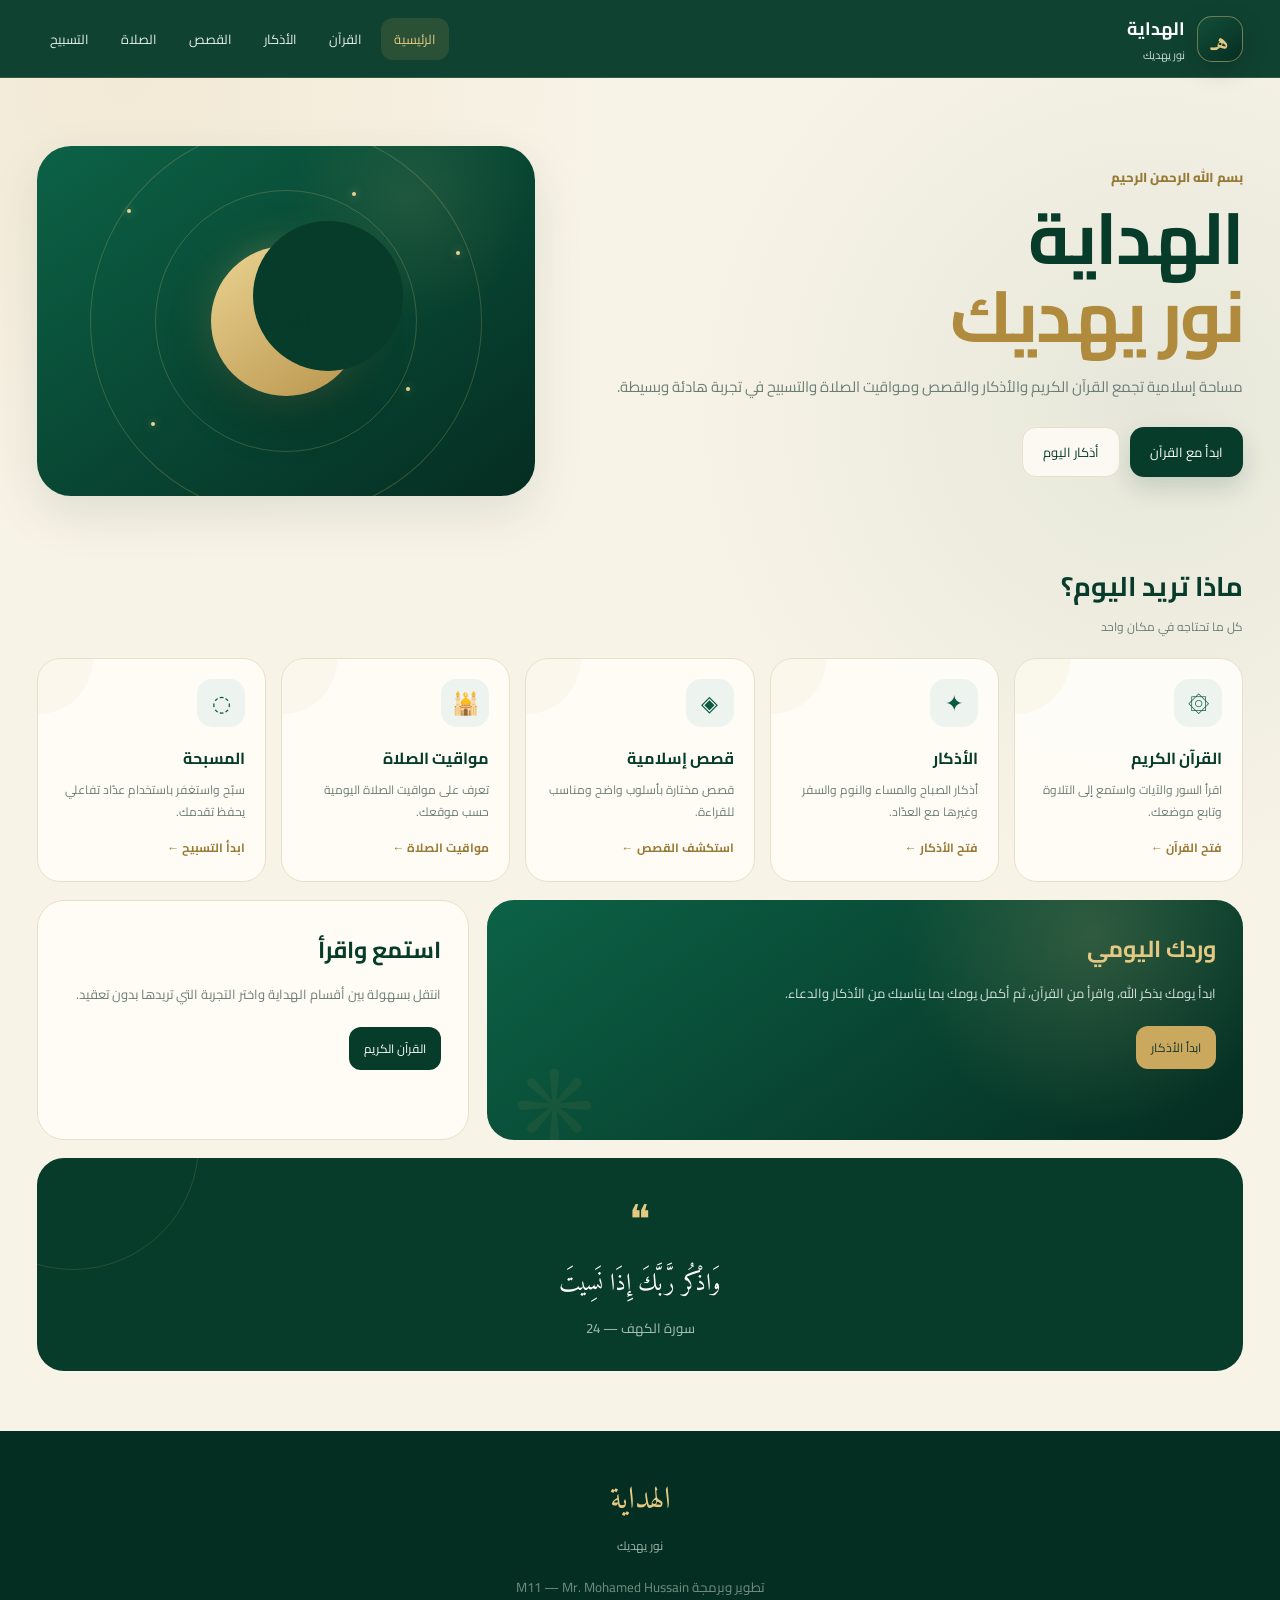
<file: index.html>
<!DOCTYPE html>
<html lang="ar" dir="rtl">
<head>
<meta charset="UTF-8">
<meta name="viewport" content="width=device-width, initial-scale=1.0">
<meta name="theme-color" content="#073b2a">
<meta name="description" content="الهداية — نور يهديك">
<title>الهداية | نور يهديك</title>

<link rel="preconnect" href="https://fonts.googleapis.com">
<link rel="preconnect" href="https://fonts.gstatic.com" crossorigin>
<link href="https://fonts.googleapis.com/css2?family=Amiri:wght@400;700&family=Cairo:wght@400;500;600;700;800&display=swap" rel="stylesheet">

<style>
:root{
  --green:#073b2a;
  --green2:#0b5940;
  --green3:#0f7252;
  --gold:#caa85e;
  --gold2:#e4c983;
  --cream:#f8f3e7;
  --cream2:#fffdf8;
  --text:#18352c;
  --muted:#6b7d74;
  --line:#e8dfca;
  --shadow:0 18px 50px rgba(7,59,42,.10);
}

*{
  box-sizing:border-box;
  margin:0;
  padding:0;
}

html{
  scroll-behavior:smooth;
}

body{
  font-family:"Cairo",Arial,sans-serif;
  color:var(--text);
  background:
    radial-gradient(circle at 10% 5%,rgba(202,168,94,.13),transparent 25%),
    radial-gradient(circle at 90% 25%,rgba(11,89,64,.08),transparent 28%),
    var(--cream);
  min-height:100vh;
}

a{
  color:inherit;
  text-decoration:none;
}

button{
  font-family:inherit;
  cursor:pointer;
}

/* =========================
   HEADER
========================= */

.header{
  position:sticky;
  top:0;
  z-index:100;
  background:rgba(7,59,42,.96);
  backdrop-filter:blur(18px);
  border-bottom:1px solid rgba(228,201,131,.18);
}

.nav{
  width:min(1250px,100%);
  min-height:76px;
  margin:auto;
  padding:12px 22px;
  display:flex;
  align-items:center;
  justify-content:space-between;
  gap:20px;
}

.brand{
  display:flex;
  align-items:center;
  gap:12px;
  color:#fff;
}

.brand-logo{
  width:46px;
  height:46px;
  border-radius:15px;
  display:grid;
  place-items:center;
  background:linear-gradient(145deg,#124e3a,#062e22);
  border:1px solid rgba(228,201,131,.45);
  color:var(--gold2);
  font-family:"Amiri",serif;
  font-size:29px;
  box-shadow:0 8px 25px rgba(0,0,0,.18);
}

.brand-text strong{
  display:block;
  font-size:18px;
}

.brand-text span{
  display:block;
  color:#cbdcd4;
  font-size:11px;
}

.nav-links{
  display:flex;
  gap:6px;
  flex-wrap:wrap;
}

.nav-links a{
  color:#e7f0eb;
  font-size:13px;
  padding:9px 13px;
  border-radius:12px;
  transition:.25s;
}

.nav-links a:hover,
.nav-links a.active{
  color:var(--gold2);
  background:rgba(202,168,94,.14);
}

/* =========================
   HERO
========================= */

.hero{
  width:min(1250px,100%);
  margin:auto;
  padding:68px 22px 40px;
}

.hero-grid{
  display:grid;
  grid-template-columns:1.15fr .85fr;
  gap:35px;
  align-items:center;
}

.eyebrow{
  color:#967936;
  font-size:13px;
  font-weight:800;
  margin-bottom:10px;
}

.hero h1{
  color:var(--green);
  font-size:clamp(42px,6vw,72px);
  line-height:1.08;
  letter-spacing:-2px;
}

.hero h1 span{
  color:#b08b3d;
}

.hero-description{
  max-width:690px;
  margin-top:18px;
  color:var(--muted);
  font-size:15px;
  line-height:2;
}

.hero-actions{
  display:flex;
  gap:10px;
  flex-wrap:wrap;
  margin-top:25px;
}

.primary-btn{
  border:0;
  color:#fff;
  background:var(--green);
  padding:13px 20px;
  border-radius:14px;
  font-size:13px;
  box-shadow:0 10px 25px rgba(7,59,42,.16);
  transition:.25s;
}

.primary-btn:hover{
  background:var(--green2);
  transform:translateY(-2px);
}

.secondary-btn{
  color:var(--green);
  background:rgba(255,253,248,.8);
  border:1px solid var(--line);
  padding:12px 20px;
  border-radius:14px;
  font-size:13px;
  transition:.25s;
}

.secondary-btn:hover{
  border-color:#cdbd94;
  transform:translateY(-2px);
}

/* =========================
   HERO VISUAL
========================= */

.hero-visual{
  min-height:350px;
  border-radius:34px;
  position:relative;
  overflow:hidden;
  display:grid;
  place-items:center;
  background:
    radial-gradient(circle at 50% 45%,rgba(228,201,131,.16),transparent 24%),
    radial-gradient(circle at 75% 15%,rgba(228,201,131,.10),transparent 25%),
    linear-gradient(145deg,#0c6246,#052d21);
  box-shadow:var(--shadow);
}

.hero-visual::before,
.hero-visual::after{
  content:"";
  position:absolute;
  border:1px solid rgba(228,201,131,.22);
  border-radius:50%;
}

.hero-visual::before{
  width:260px;
  height:260px;
}

.hero-visual::after{
  width:390px;
  height:390px;
  transform:rotate(25deg);
}

.moon{
  width:150px;
  height:150px;
  border-radius:50%;
  position:relative;
  background:linear-gradient(145deg,#ead391,#b9954d);
  box-shadow:
    0 0 45px rgba(228,201,131,.20),
    0 25px 50px rgba(0,0,0,.2);
  display:grid;
  place-items:center;
  z-index:2;
}

.moon::after{
  content:"";
  position:absolute;
  width:150px;
  height:150px;
  border-radius:50%;
  background:#073b2a;
  transform:translate(42px,-25px);
}

.moon-text{
  position:relative;
  z-index:4;
  color:#073b2a;
  font-family:"Amiri",serif;
  font-size:26px;
  font-weight:700;
}

.star{
  position:absolute;
  width:4px;
  height:4px;
  border-radius:50%;
  background:#ead391;
  box-shadow:0 0 9px rgba(234,211,145,.6);
  animation:twinkle 2.7s infinite ease-in-out;
}

.star.s1{top:18%;left:18%}
.star.s2{top:30%;right:15%;animation-delay:.6s}
.star.s3{bottom:20%;left:23%;animation-delay:1.1s}
.star.s4{bottom:30%;right:25%;animation-delay:1.8s}
.star.s5{top:13%;right:36%;animation-delay:.9s}

@keyframes twinkle{
  0%,100%{opacity:.35;transform:scale(.8)}
  50%{opacity:1;transform:scale(1.3)}
}

/* =========================
   SECTION
========================= */

.section{
  width:min(1250px,100%);
  margin:auto;
  padding:25px 22px 60px;
}

.section-head{
  display:flex;
  justify-content:space-between;
  align-items:end;
  gap:20px;
  margin-bottom:20px;
}

.section-head h2{
  color:var(--green);
  font-size:27px;
}

.section-head p{
  color:var(--muted);
  font-size:12px;
  margin-top:4px;
}

/* =========================
   CARDS
========================= */

.cards{
  display:grid;
  grid-template-columns:repeat(5,minmax(0,1fr));
  gap:15px;
}

.card{
  position:relative;
  overflow:hidden;
  min-height:190px;
  padding:20px;
  border-radius:23px;
  background:rgba(255,253,248,.92);
  border:1px solid var(--line);
  transition:.25s;
}

.card::before{
  content:"";
  position:absolute;
  width:110px;
  height:110px;
  border-radius:50%;
  left:-55px;
  top:-55px;
  background:rgba(202,168,94,.07);
}

.card:hover{
  transform:translateY(-6px);
  border-color:#d7c798;
  box-shadow:0 17px 35px rgba(7,59,42,.10);
}

.card-icon{
  width:48px;
  height:48px;
  border-radius:15px;
  background:#edf3ef;
  display:grid;
  place-items:center;
  color:var(--green2);
  font-size:22px;
}

.card h3{
  margin-top:16px;
  color:var(--green);
  font-size:16px;
}

.card p{
  color:var(--muted);
  font-size:12px;
  line-height:1.8;
  margin-top:6px;
}

.card-link{
  display:inline-flex;
  margin-top:14px;
  color:#9a7a37;
  font-size:12px;
  font-weight:700;
}

/* =========================
   FEATURE
========================= */

.feature-grid{
  display:grid;
  grid-template-columns:1.4fr .8fr;
  gap:18px;
  margin-top:18px;
}

.feature{
  border-radius:27px;
  padding:27px;
  min-height:240px;
  position:relative;
  overflow:hidden;
  border:1px solid var(--line);
  background:rgba(255,253,248,.9);
}

.feature.dark{
  color:white;
  border:0;
  background:
    radial-gradient(circle at 80% 15%,rgba(228,201,131,.18),transparent 30%),
    linear-gradient(145deg,#0c6246,#052d21);
}

.feature h3{
  color:var(--green);
  font-size:23px;
}

.feature.dark h3{
  color:var(--gold2);
}

.feature p{
  margin-top:10px;
  color:var(--muted);
  font-size:13px;
  line-height:2;
  max-width:650px;
}

.feature.dark p{
  color:#d1e1da;
}

.feature-btn{
  display:inline-block;
  margin-top:20px;
  padding:10px 15px;
  border-radius:12px;
  color:#fff;
  background:var(--green);
  font-size:12px;
}

.feature.dark .feature-btn{
  color:#17352c;
  background:var(--gold);
}

.feature-symbol{
  position:absolute;
  left:25px;
  bottom:-20px;
  font-family:"Amiri",serif;
  font-size:130px;
  line-height:1;
  color:rgba(202,168,94,.08);
}

/* =========================
   QUOTE
========================= */

.quote{
  margin-top:18px;
  border-radius:27px;
  padding:30px;
  text-align:center;
  background:#073b2a;
  color:white;
  position:relative;
  overflow:hidden;
}

.quote::before{
  content:"";
  position:absolute;
  width:250px;
  height:250px;
  border:1px solid rgba(228,201,131,.15);
  border-radius:50%;
  left:-90px;
  top:-140px;
}

.quote-mark{
  color:var(--gold2);
  font-family:"Amiri",serif;
  font-size:40px;
}

.quote p{
  position:relative;
  max-width:800px;
  margin:4px auto 0;
  font-family:"Amiri",serif;
  font-size:24px;
  line-height:1.9;
}

.quote small{
  display:block;
  margin-top:8px;
  color:#a9c1b6;
}

/* =========================
   FOOTER
========================= */

.footer{
  padding:42px 22px;
  background:#052e22;
  color:#d5e3dd;
  text-align:center;
}

.footer-logo{
  color:var(--gold2);
  font-family:"Amiri",serif;
  font-size:31px;
}

.footer p{
  color:#9db4a9;
  font-size:12px;
  margin-top:6px;
}

.footer small{
  display:block;
  color:#718d80;
  margin-top:18px;
}

/* =========================
   REVEAL
========================= */

.reveal{
  animation:reveal .65s ease both;
}

@keyframes reveal{
  from{
    opacity:0;
    transform:translateY(15px);
  }
  to{
    opacity:1;
    transform:none;
  }
}

/* =========================
   RESPONSIVE
========================= */

@media(max-width:1050px){

  .cards{
    grid-template-columns:repeat(3,minmax(0,1fr));
  }

}

@media(max-width:850px){

  .hero-grid,
  .feature-grid{
    grid-template-columns:1fr;
  }

  .hero-visual{
    min-height:300px;
  }

  .cards{
    grid-template-columns:repeat(2,minmax(0,1fr));
  }

  .nav-links a:nth-child(n+5){
    display:none;
  }

}

@media(max-width:600px){

  .nav{
    min-height:68px;
    padding:9px 14px;
  }

  .brand-logo{
    width:41px;
    height:41px;
  }

  .brand-text strong{
    font-size:15px;
  }

  .nav-links{
    display:none;
  }

  .hero{
    padding:45px 16px 25px;
  }

  .hero h1{
    font-size:43px;
  }

  .hero-description{
    font-size:14px;
  }

  .hero-actions{
    display:grid;
    grid-template-columns:1fr 1fr;
  }

  .hero-actions a{
    text-align:center;
  }

  .section{
    padding-left:16px;
    padding-right:16px;
  }

  .cards{
    grid-template-columns:1fr;
  }

  .section-head{
    display:block;
  }

  .feature{
    min-height:220px;
  }

  .quote p{
    font-size:21px;
  }

}
</style>
</head>

<body>

<header class="header">
  <nav class="nav">

    <a class="brand" href="index.html">

      <div class="brand-logo">هـ</div>

      <div class="brand-text">
        <strong>الهداية</strong>
        <span>نور يهديك</span>
      </div>

    </a>

    <div class="nav-links">
      <a href="index.html" class="active">الرئيسية</a>
      <a href="quran.html">القرآن</a>
      <a href="adhkar.html">الأذكار</a>
      <a href="stories.html">القصص</a>
      <a href="prayer.html">الصلاة</a>
      <a href="tasbeeh.html">التسبيح</a>
    </div>

  </nav>
</header>


<section class="hero">

  <div class="hero-grid">

    <div class="reveal">

      <div class="eyebrow">
        بسم الله الرحمن الرحيم
      </div>

      <h1>
        الهداية<br>
        <span>نور يهديك</span>
      </h1>

      <p class="hero-description">
        مساحة إسلامية تجمع القرآن الكريم والأذكار والقصص
        ومواقيت الصلاة والتسبيح في تجربة هادئة وبسيطة.
      </p>

      <div class="hero-actions">

        <a href="quran.html" class="primary-btn">
          ابدأ مع القرآن
        </a>

        <a href="adhkar.html" class="secondary-btn">
          أذكار اليوم
        </a>

      </div>

    </div>


    <div class="hero-visual reveal">

      <span class="star s1"></span>
      <span class="star s2"></span>
      <span class="star s3"></span>
      <span class="star s4"></span>
      <span class="star s5"></span>

      <div class="moon">
        <div class="moon-text">
          الهداية
        </div>
      </div>

    </div>

  </div>

</section>


<section class="section">

  <div class="section-head">

    <div>
      <h2>ماذا تريد اليوم؟</h2>
      <p>كل ما تحتاجه في مكان واحد</p>
    </div>

  </div>


  <div class="cards">

    <a class="card reveal" href="quran.html">

      <div class="card-icon">۞</div>

      <h3>القرآن الكريم</h3>

      <p>
        اقرأ السور والآيات واستمع إلى التلاوة وتابع موضعك.
      </p>

      <span class="card-link">فتح القرآن ←</span>

    </a>


    <a class="card reveal" href="adhkar.html">

      <div class="card-icon">✦</div>

      <h3>الأذكار</h3>

      <p>
        أذكار الصباح والمساء والنوم والسفر وغيرها مع العدّاد.
      </p>

      <span class="card-link">فتح الأذكار ←</span>

    </a>


    <a class="card reveal" href="stories.html">

      <div class="card-icon">◈</div>

      <h3>قصص إسلامية</h3>

      <p>
        قصص مختارة بأسلوب واضح ومناسب للقراءة.
      </p>

      <span class="card-link">استكشف القصص ←</span>

    </a>


    <a class="card reveal" href="prayer.html">

      <div class="card-icon">🕌</div>

      <h3>مواقيت الصلاة</h3>

      <p>
        تعرف على مواقيت الصلاة اليومية حسب موقعك.
      </p>

      <span class="card-link">مواقيت الصلاة ←</span>

    </a>


    <a class="card reveal" href="tasbeeh.html">

      <div class="card-icon">◌</div>

      <h3>المسبحة</h3>

      <p>
        سبّح واستغفر باستخدام عدّاد تفاعلي يحفظ تقدمك.
      </p>

      <span class="card-link">ابدأ التسبيح ←</span>

    </a>

  </div>


  <div class="feature-grid">


    <div class="feature dark reveal">

      <div class="feature-symbol">۞</div>

      <h3>وردك اليومي</h3>

      <p>
        ابدأ يومك بذكر الله، واقرأ من القرآن،
        ثم أكمل يومك بما يناسبك من الأذكار والدعاء.
      </p>

      <a href="adhkar.html" class="feature-btn">
        ابدأ الأذكار
      </a>

    </div>


    <div class="feature reveal">

      <h3>استمع واقرأ</h3>

      <p>
        انتقل بسهولة بين أقسام الهداية واختر التجربة
        التي تريدها بدون تعقيد.
      </p>

      <a href="quran.html" class="feature-btn">
        القرآن الكريم
      </a>

    </div>

  </div>


  <div class="quote reveal">

    <div class="quote-mark">❝</div>

    <p>
      وَاذْكُر رَّبَّكَ إِذَا نَسِيتَ
    </p>

    <small>
      سورة الكهف — 24
    </small>

  </div>

</section>


<footer class="footer">

  <div class="footer-logo">
    الهداية
  </div>

  <p>
    نور يهديك
  </p>

  <small>
    تطوير وبرمجة M11 — Mr. Mohamed Hussain
  </small>

</footer>

</body>
</html>
</file>
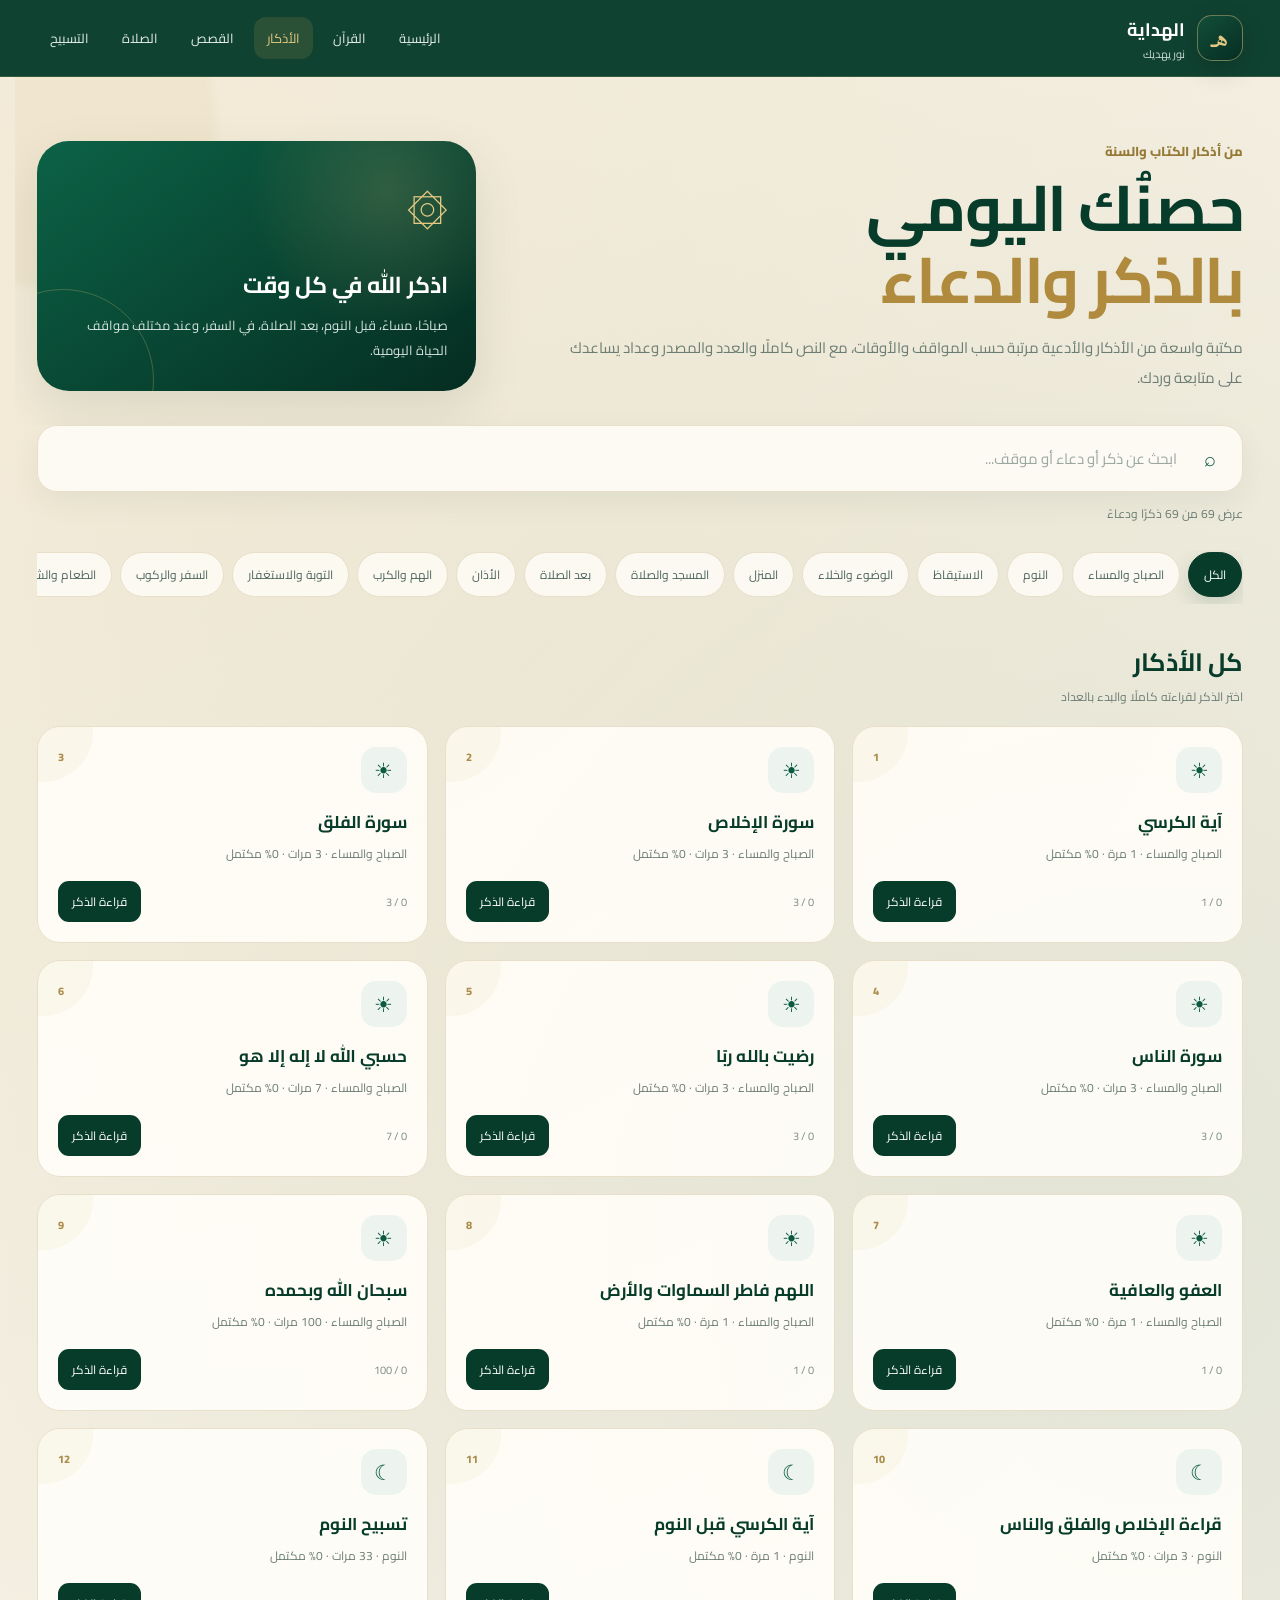
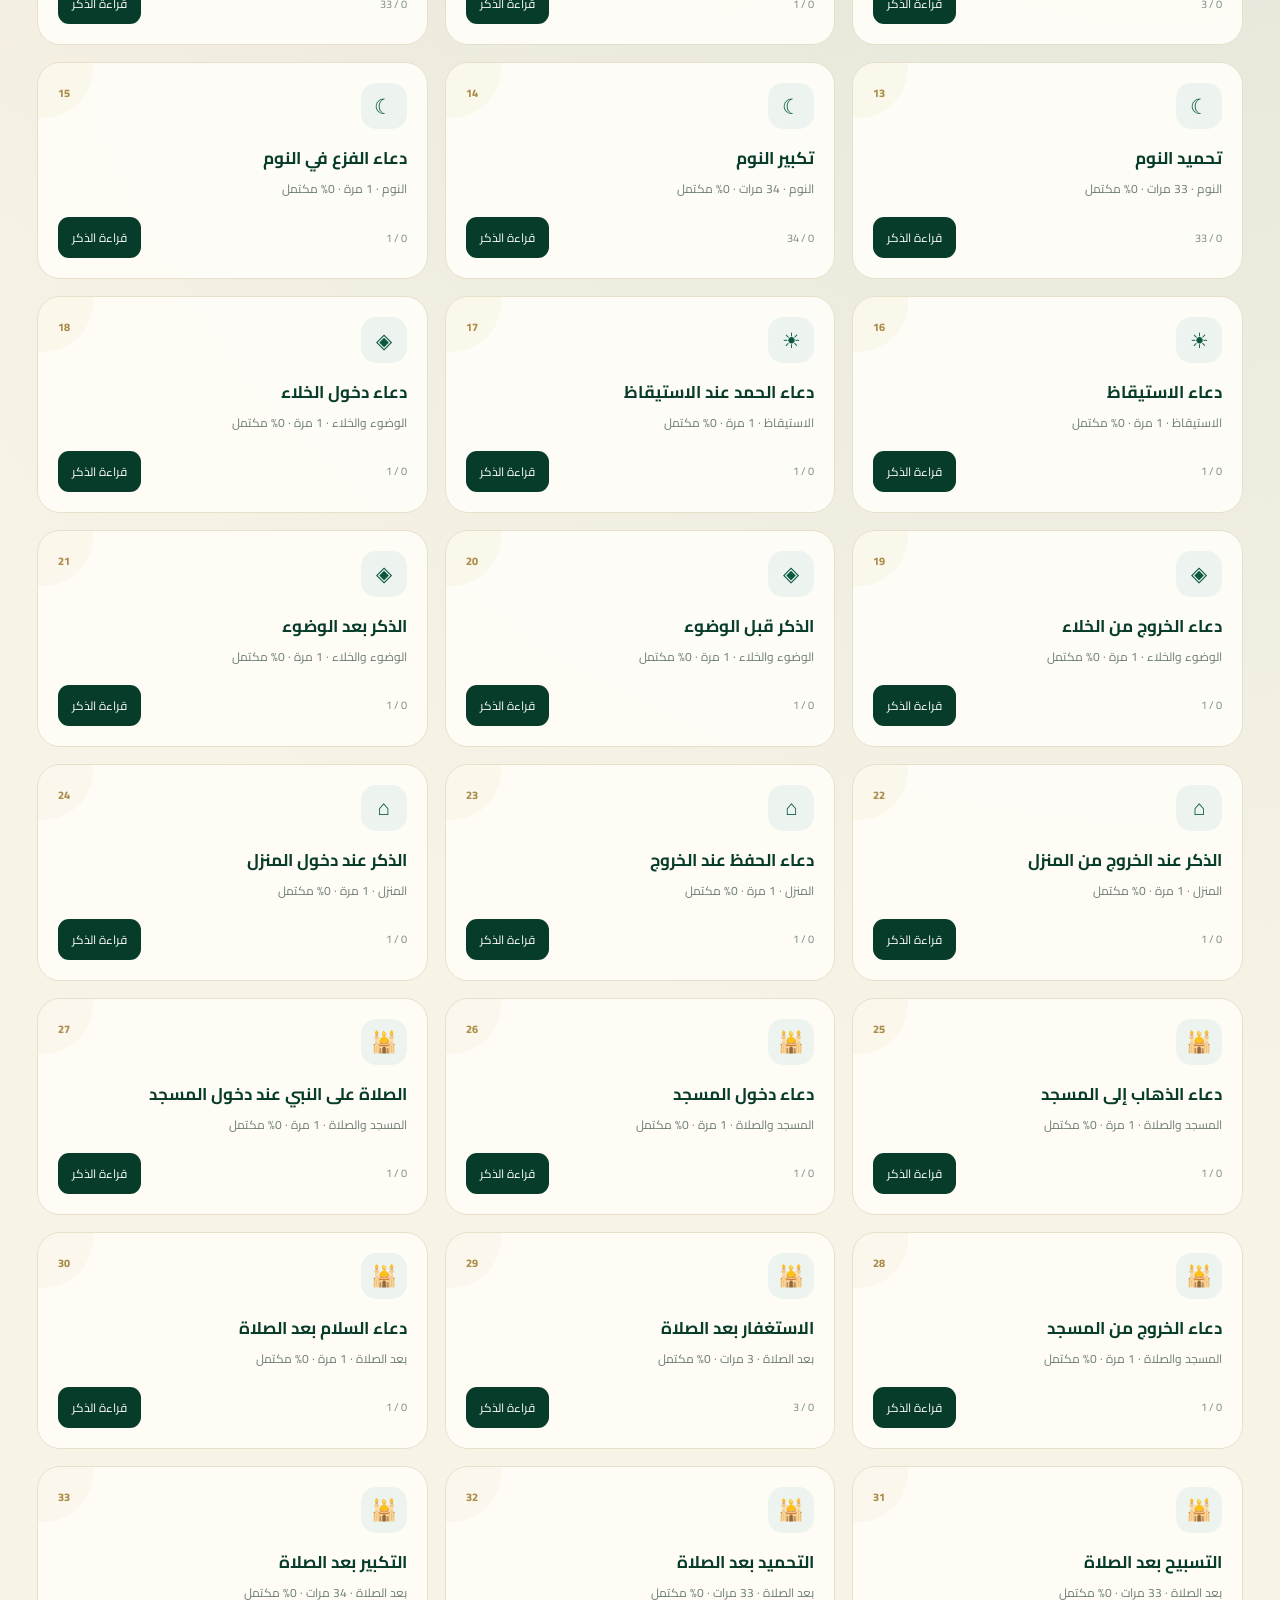
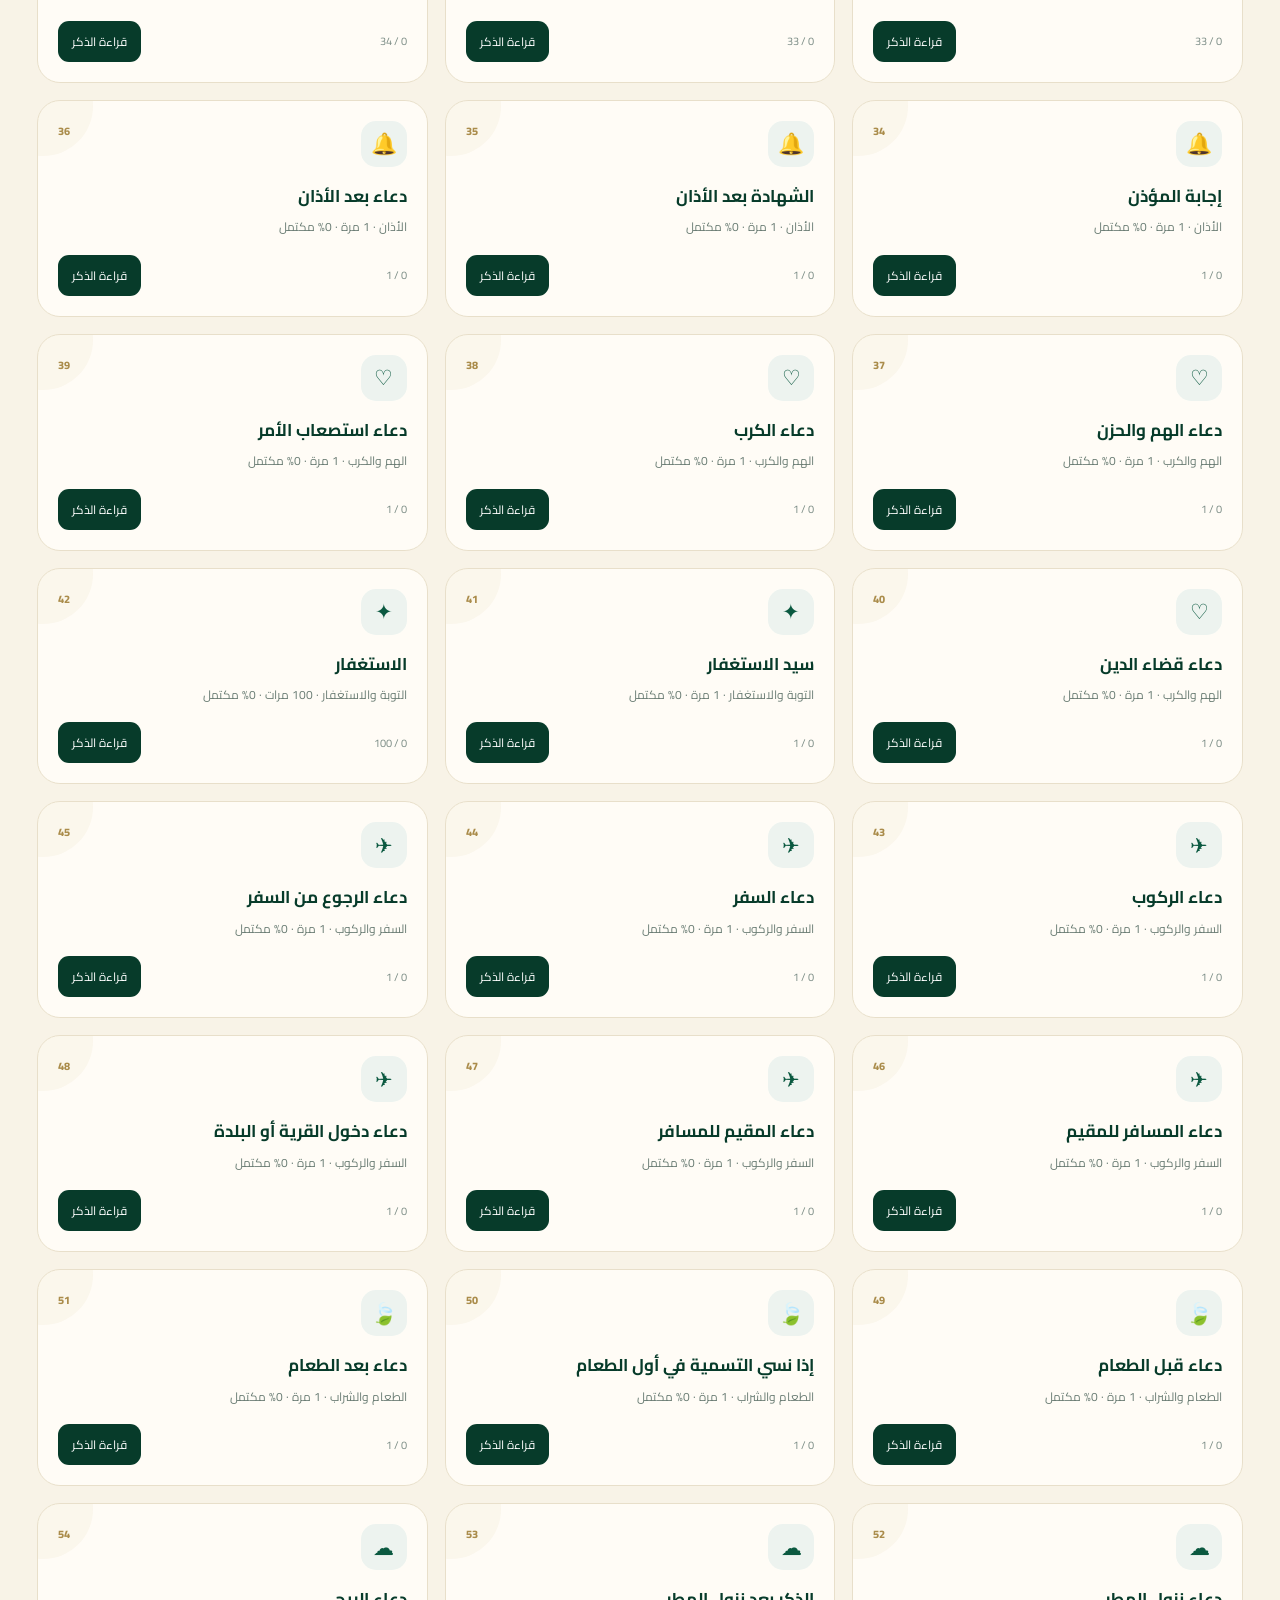
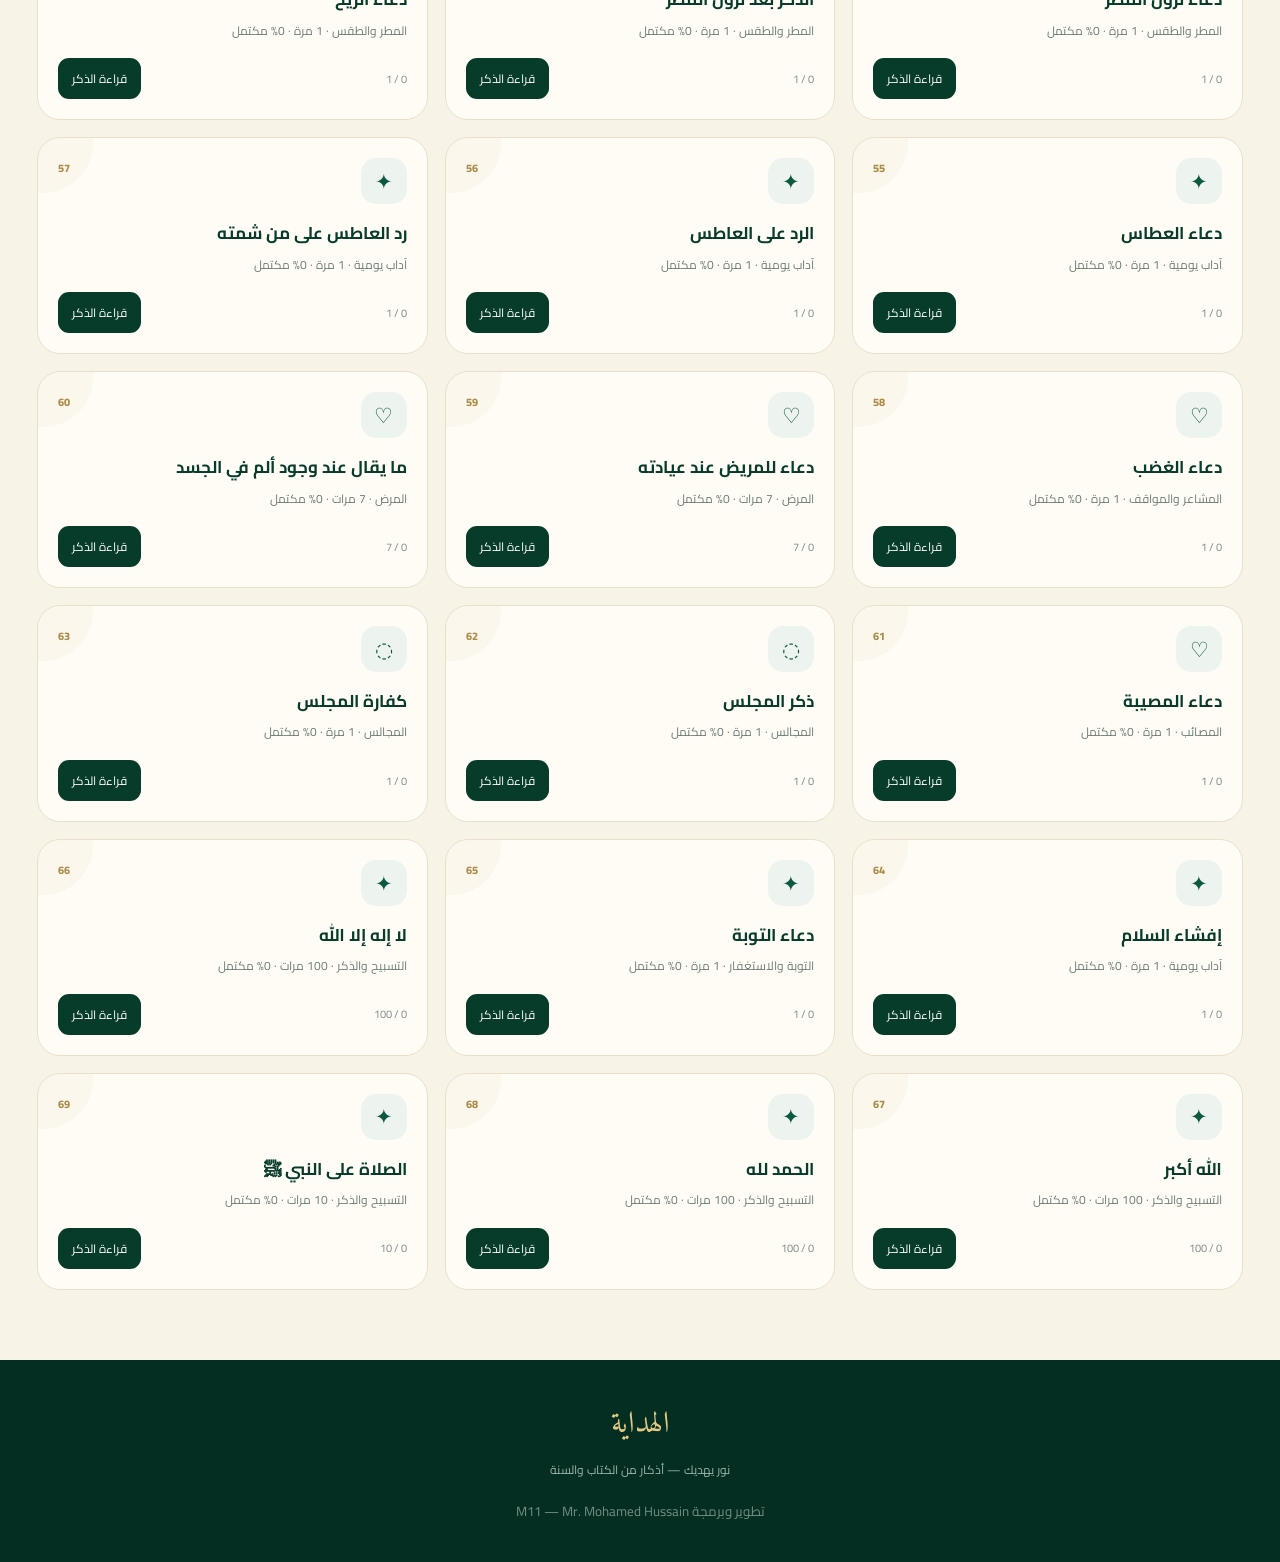
<file: adhkar.html>
<!DOCTYPE html>
<html lang="ar" dir="rtl">
<head>
<meta charset="UTF-8">
<meta name="viewport" content="width=device-width, initial-scale=1.0">
<meta name="theme-color" content="#073b2a">
<title>الأذكار | الهداية — نور يهديك</title>

<link rel="preconnect" href="https://fonts.googleapis.com">
<link rel="preconnect" href="https://fonts.gstatic.com" crossorigin>
<link href="https://fonts.googleapis.com/css2?family=Amiri:wght@400;700&family=Cairo:wght@400;500;600;700;800&display=swap" rel="stylesheet">

<style>
:root{
  --green:#073b2a;
  --green2:#0b5940;
  --green3:#0f7252;
  --gold:#caa85e;
  --gold2:#e4c983;
  --cream:#f8f3e7;
  --cream2:#fffdf8;
  --text:#18352c;
  --muted:#6b7d74;
  --line:#e8dfca;
  --white:#fff;
  --danger:#a33b3b;
  --shadow:0 18px 50px rgba(7,59,42,.10);
}

*{
  box-sizing:border-box;
  margin:0;
  padding:0;
}

html{
  scroll-behavior:smooth;
}

body{
  font-family:"Cairo",Arial,sans-serif;
  background:
    radial-gradient(circle at 15% 5%,rgba(202,168,94,.13),transparent 25%),
    radial-gradient(circle at 90% 20%,rgba(11,89,64,.09),transparent 28%),
    var(--cream);
  color:var(--text);
  min-height:100vh;
}

button,
input{
  font-family:inherit;
}

button{
  cursor:pointer;
}

a{
  color:inherit;
  text-decoration:none;
}

/* =========================
   HEADER
========================= */

.header{
  position:sticky;
  top:0;
  z-index:100;
  background:rgba(7,59,42,.96);
  backdrop-filter:blur(18px);
  border-bottom:1px solid rgba(228,201,131,.18);
}

.nav{
  max-width:1250px;
  margin:auto;
  min-height:76px;
  padding:12px 22px;
  display:flex;
  align-items:center;
  justify-content:space-between;
  gap:20px;
}

.brand{
  display:flex;
  align-items:center;
  gap:12px;
  color:white;
}

.brand-logo{
  width:46px;
  height:46px;
  border-radius:15px;
  display:grid;
  place-items:center;
  border:1px solid rgba(228,201,131,.45);
  background:linear-gradient(145deg,#124e3a,#062e22);
  color:var(--gold2);
  font-family:"Amiri",serif;
  font-size:28px;
  box-shadow:0 8px 25px rgba(0,0,0,.18);
}

.brand-text strong{
  display:block;
  font-size:18px;
}

.brand-text span{
  display:block;
  color:#cbdcd4;
  font-size:11px;
  margin-top:-2px;
}

.nav-links{
  display:flex;
  align-items:center;
  gap:7px;
  flex-wrap:wrap;
}

.nav-links a{
  color:#e7f0eb;
  padding:9px 13px;
  border-radius:12px;
  font-size:13px;
  transition:.25s;
}

.nav-links a:hover,
.nav-links a.active{
  background:rgba(202,168,94,.14);
  color:var(--gold2);
}

/* =========================
   HERO
========================= */

.hero{
  max-width:1250px;
  margin:0 auto;
  padding:62px 22px 32px;
  position:relative;
  overflow:hidden;
}

.hero::before{
  content:"";
  position:absolute;
  width:330px;
  height:330px;
  border-radius:50%;
  background:rgba(202,168,94,.08);
  left:-130px;
  top:-120px;
  filter:blur(5px);
}

.hero-grid{
  display:grid;
  grid-template-columns:1.25fr .75fr;
  align-items:center;
  gap:35px;
}

.eyebrow{
  color:#967936;
  font-weight:800;
  font-size:13px;
  margin-bottom:10px;
}

.hero h1{
  font-size:clamp(34px,5vw,64px);
  line-height:1.12;
  color:var(--green);
  letter-spacing:-1.5px;
}

.hero h1 span{
  color:#b08b3d;
}

.hero p{
  margin-top:17px;
  max-width:700px;
  color:var(--muted);
  line-height:2;
  font-size:15px;
}

.hero-card{
  min-height:230px;
  border-radius:32px;
  padding:28px;
  color:white;
  background:
    radial-gradient(circle at 80% 20%,rgba(228,201,131,.18),transparent 35%),
    linear-gradient(145deg,#0c6246,#052d21);
  box-shadow:var(--shadow);
  position:relative;
  overflow:hidden;
}

.hero-card::after{
  content:"";
  position:absolute;
  width:180px;
  height:180px;
  border:1px solid rgba(228,201,131,.25);
  border-radius:50%;
  left:-65px;
  bottom:-80px;
}

.hero-card-icon{
  font-size:42px;
  color:var(--gold2);
}

.hero-card h3{
  font-size:23px;
  margin-top:15px;
}

.hero-card p{
  color:#d8e6df;
  font-size:13px;
  line-height:1.9;
  margin-top:7px;
}

/* =========================
   SEARCH
========================= */

.tools{
  max-width:1250px;
  margin:0 auto;
  padding:0 22px 25px;
}

.search-box{
  background:rgba(255,253,248,.88);
  border:1px solid var(--line);
  box-shadow:0 10px 30px rgba(7,59,42,.06);
  border-radius:20px;
  padding:10px;
  display:flex;
  align-items:center;
  gap:10px;
}

.search-icon{
  width:45px;
  height:45px;
  display:grid;
  place-items:center;
  color:var(--green2);
  font-size:20px;
}

.search-box input{
  border:0;
  outline:0;
  flex:1;
  background:transparent;
  color:var(--text);
  font-size:15px;
  min-width:0;
}

.search-box input::placeholder{
  color:#9aa8a1;
}

.result-count{
  margin-top:10px;
  color:var(--muted);
  font-size:12px;
}

/* =========================
   CATEGORIES
========================= */

.categories{
  max-width:1250px;
  margin:auto;
  padding:0 22px 26px;
}

.category-scroll{
  display:flex;
  gap:8px;
  overflow-x:auto;
  scrollbar-width:none;
  padding:2px 1px 7px;
}

.category-scroll::-webkit-scrollbar{
  display:none;
}

.category{
  flex:0 0 auto;
  border:1px solid var(--line);
  background:rgba(255,253,248,.82);
  color:#4c655c;
  padding:10px 15px;
  border-radius:999px;
  font-size:12px;
  transition:.22s;
  white-space:nowrap;
}

.category:hover{
  transform:translateY(-2px);
  border-color:#cdbd94;
}

.category.active{
  color:white;
  background:var(--green);
  border-color:var(--green);
  box-shadow:0 8px 20px rgba(7,59,42,.15);
}

/* =========================
   MAIN
========================= */

.main{
  max-width:1250px;
  margin:auto;
  padding:0 22px 70px;
}

.section-title{
  display:flex;
  align-items:end;
  justify-content:space-between;
  gap:15px;
  margin:8px 0 18px;
}

.section-title h2{
  color:var(--green);
  font-size:25px;
}

.section-title p{
  color:var(--muted);
  font-size:12px;
}

.grid{
  display:grid;
  grid-template-columns:repeat(3,minmax(0,1fr));
  gap:17px;
}

/* =========================
   CARD
========================= */

.card{
  background:rgba(255,253,248,.92);
  border:1px solid var(--line);
  border-radius:23px;
  padding:20px;
  min-height:205px;
  position:relative;
  overflow:hidden;
  transition:
    transform .25s,
    box-shadow .25s,
    border-color .25s;
}

.card::before{
  content:"";
  position:absolute;
  width:100px;
  height:100px;
  border-radius:50%;
  background:rgba(202,168,94,.07);
  left:-45px;
  top:-45px;
}

.card:hover{
  transform:translateY(-5px);
  box-shadow:0 17px 35px rgba(7,59,42,.10);
  border-color:#d8c898;
}

.card-top{
  display:flex;
  align-items:flex-start;
  justify-content:space-between;
  gap:10px;
}

.card-icon{
  width:46px;
  height:46px;
  border-radius:15px;
  background:#edf3ef;
  display:grid;
  place-items:center;
  color:var(--green2);
  font-size:21px;
}

.card-number{
  color:#a88a4a;
  font-size:11px;
  font-weight:800;
}

.card h3{
  margin-top:16px;
  color:var(--green);
  font-size:17px;
  line-height:1.55;
}

.card p{
  margin-top:7px;
  color:var(--muted);
  font-size:12px;
  line-height:1.8;
}

.card-footer{
  display:flex;
  align-items:center;
  justify-content:space-between;
  margin-top:17px;
  gap:10px;
}

.count-label{
  color:#7d8d86;
  font-size:11px;
}

.open-btn{
  border:0;
  background:var(--green);
  color:white;
  padding:9px 14px;
  border-radius:11px;
  font-size:12px;
  transition:.2s;
}

.open-btn:hover{
  background:var(--green2);
  transform:translateY(-1px);
}

/* =========================
   EMPTY
========================= */

.empty{
  display:none;
  text-align:center;
  padding:65px 20px;
  color:var(--muted);
}

.empty-icon{
  font-size:42px;
  margin-bottom:10px;
}

/* =========================
   MODAL
========================= */

.modal{
  position:fixed;
  inset:0;
  background:rgba(3,28,20,.70);
  backdrop-filter:blur(9px);
  z-index:500;
  display:none;
  align-items:center;
  justify-content:center;
  padding:18px;
}

.modal.show{
  display:flex;
  animation:fadeIn .22s ease;
}

@keyframes fadeIn{
  from{opacity:0}
  to{opacity:1}
}

.modal-box{
  width:min(900px,100%);
  max-height:min(92vh,900px);
  background:var(--cream2);
  border-radius:28px;
  overflow:hidden;
  box-shadow:0 30px 90px rgba(0,0,0,.28);
  display:flex;
  flex-direction:column;
  animation:modalUp .25s ease;
}

@keyframes modalUp{
  from{transform:translateY(20px);opacity:0}
  to{transform:translateY(0);opacity:1}
}

.modal-head{
  padding:18px 21px;
  background:linear-gradient(145deg,#073b2a,#0b5940);
  color:white;
  display:flex;
  align-items:center;
  justify-content:space-between;
  gap:15px;
}

.modal-head-info{
  min-width:0;
}

.modal-head small{
  color:#cbded6;
  font-size:11px;
}

.modal-head h2{
  margin-top:4px;
  font-size:20px;
}

.close{
  width:42px;
  height:42px;
  border-radius:13px;
  border:1px solid rgba(255,255,255,.18);
  background:rgba(255,255,255,.08);
  color:white;
  font-size:20px;
  flex:0 0 auto;
}

.modal-body{
  overflow:auto;
  padding:25px;
}

.meta-row{
  display:flex;
  gap:8px;
  flex-wrap:wrap;
  margin-bottom:18px;
}

.meta{
  padding:7px 11px;
  border-radius:999px;
  background:#eef3ef;
  color:#48645a;
  font-size:11px;
}

.dhikr-text{
  font-family:"Amiri",serif;
  font-size:clamp(23px,3vw,32px);
  line-height:2.15;
  color:#173b2e;
  white-space:pre-wrap;
  overflow-wrap:anywhere;
  background:#fcfaf3;
  border:1px solid #ece3cf;
  border-radius:22px;
  padding:25px 22px;
}

.source-box{
  margin-top:17px;
  padding:15px 17px;
  border-radius:17px;
  background:#f1f5f1;
  border-right:4px solid var(--gold);
}

.source-box strong{
  display:block;
  color:var(--green);
  font-size:12px;
  margin-bottom:5px;
}

.source-box span{
  color:#64766e;
  font-size:12px;
  line-height:1.8;
}

.counter-area{
  margin-top:22px;
  padding:19px;
  border-radius:21px;
  background:#073b2a;
  color:white;
}

.counter-top{
  display:flex;
  align-items:center;
  justify-content:space-between;
  gap:12px;
}

.counter-title{
  font-size:12px;
  color:#c9ddd4;
}

.counter-number{
  font-size:27px;
  font-weight:800;
  color:var(--gold2);
}

.progress{
  height:8px;
  background:rgba(255,255,255,.13);
  border-radius:999px;
  overflow:hidden;
  margin:13px 0 17px;
}

.progress span{
  display:block;
  height:100%;
  width:0%;
  background:linear-gradient(90deg,#b99246,#ead28e);
  border-radius:inherit;
  transition:.25s;
}

.counter-actions{
  display:grid;
  grid-template-columns:1fr 1.8fr 1fr;
  gap:9px;
}

.counter-btn{
  min-height:48px;
  border:1px solid rgba(255,255,255,.15);
  border-radius:14px;
  background:rgba(255,255,255,.07);
  color:white;
  font-size:16px;
}

.counter-btn.main{
  background:var(--gold);
  color:#18352c;
  border-color:var(--gold);
  font-weight:800;
  font-size:18px;
}

.counter-btn:hover{
  filter:brightness(1.06);
}

.completed{
  display:none;
  margin-top:12px;
  text-align:center;
  padding:10px;
  border-radius:12px;
  background:rgba(202,168,94,.16);
  color:var(--gold2);
  font-size:12px;
}

.completed.show{
  display:block;
}

/* =========================
   FOOTER
========================= */

.footer{
  background:#052e22;
  color:#d5e3dd;
  padding:38px 22px;
  text-align:center;
}

.footer-logo{
  color:var(--gold2);
  font-family:"Amiri",serif;
  font-size:30px;
}

.footer p{
  font-size:12px;
  margin-top:7px;
  color:#9db4a9;
}

.footer small{
  display:block;
  margin-top:18px;
  color:#718d80;
}

/* =========================
   ANIMATION
========================= */

.reveal{
  animation:reveal .55s ease both;
}

@keyframes reveal{
  from{
    opacity:0;
    transform:translateY(14px);
  }
  to{
    opacity:1;
    transform:none;
  }
}

/* =========================
   RESPONSIVE
========================= */

@media(max-width:950px){
  .hero-grid{
    grid-template-columns:1fr;
  }

  .hero-card{
    min-height:190px;
  }

  .grid{
    grid-template-columns:repeat(2,minmax(0,1fr));
  }

  .nav-links a:nth-child(n+5){
    display:none;
  }
}

@media(max-width:650px){
  .nav{
    min-height:68px;
    padding:9px 14px;
  }

  .brand-text strong{
    font-size:15px;
  }

  .brand-logo{
    width:41px;
    height:41px;
  }

  .nav-links{
    display:none;
  }

  .hero{
    padding:42px 16px 25px;
  }

  .hero h1{
    font-size:39px;
  }

  .tools,
  .categories,
  .main{
    padding-left:16px;
    padding-right:16px;
  }

  .grid{
    grid-template-columns:1fr;
  }

  .card{
    min-height:185px;
  }

  .modal{
    padding:8px;
  }

  .modal-box{
    border-radius:22px;
    max-height:96vh;
  }

  .modal-body{
    padding:15px;
  }

  .dhikr-text{
    font-size:25px;
    line-height:2;
    padding:20px 16px;
  }

  .counter-actions{
    grid-template-columns:1fr 1.7fr 1fr;
  }
}
</style>
</head>

<body>

<header class="header">
  <nav class="nav">
    <a href="index.html" class="brand">
      <div class="brand-logo">هـ</div>
      <div class="brand-text">
        <strong>الهداية</strong>
        <span>نور يهديك</span>
      </div>
    </a>

    <div class="nav-links">
      <a href="index.html">الرئيسية</a>
      <a href="quran.html">القرآن</a>
      <a href="adhkar.html" class="active">الأذكار</a>
      <a href="stories.html">القصص</a>
      <a href="prayer.html">الصلاة</a>
      <a href="tasbeeh.html">التسبيح</a>
    </div>
  </nav>
</header>

<section class="hero">
  <div class="hero-grid">

    <div class="reveal">
      <div class="eyebrow">من أذكار الكتاب والسنة</div>
      <h1>حصنُك اليومي<br><span>بالذكر والدعاء</span></h1>
      <p>
        مكتبة واسعة من الأذكار والأدعية مرتبة حسب المواقف والأوقات،
        مع النص كاملًا والعدد والمصدر وعداد يساعدك على متابعة وردك.
      </p>
    </div>

    <div class="hero-card reveal">
      <div class="hero-card-icon">۞</div>
      <h3>اذكر الله في كل وقت</h3>
      <p>
        صباحًا، مساءً، قبل النوم، بعد الصلاة، في السفر،
        وعند مختلف مواقف الحياة اليومية.
      </p>
    </div>

  </div>
</section>

<section class="tools">
  <div class="search-box">
    <div class="search-icon">⌕</div>
    <input
      id="searchInput"
      type="search"
      placeholder="ابحث عن ذكر أو دعاء أو موقف..."
      autocomplete="off"
    >
  </div>

  <div class="result-count" id="resultCount"></div>
</section>

<section class="categories">
  <div class="category-scroll" id="categories"></div>
</section>

<main class="main">

  <div class="section-title">
    <div>
      <h2 id="sectionTitle">كل الأذكار</h2>
      <p>اختر الذكر لقراءته كاملًا والبدء بالعداد</p>
    </div>
  </div>

  <div class="grid" id="cards"></div>

  <div class="empty" id="empty">
    <div class="empty-icon">⌕</div>
    <h3>لم نجد نتيجة</h3>
    <p>جرّب كلمة بحث مختلفة.</p>
  </div>

</main>

<footer class="footer">
  <div class="footer-logo">الهداية</div>
  <p>نور يهديك — أذكار من الكتاب والسنة</p>
  <small>تطوير وبرمجة M11 — Mr. Mohamed Hussain</small>
</footer>


<!-- =========================
     MODAL
========================= -->

<div class="modal" id="modal">

  <div class="modal-box">

    <div class="modal-head">

      <div class="modal-head-info">
        <small id="modalCategory">الأذكار</small>
        <h2 id="modalTitle">الذكر</h2>
      </div>

      <button class="close" id="closeModal" aria-label="إغلاق">×</button>

    </div>

    <div class="modal-body">

      <div class="meta-row">
        <span class="meta" id="modalCount">عدد التكرار</span>
        <span class="meta" id="modalNumber">ذكر</span>
      </div>

      <div class="dhikr-text" id="dhikrText"></div>

      <div class="source-box">
        <strong>المصدر</strong>
        <span id="sourceText"></span>
      </div>

      <div class="counter-area">

        <div class="counter-top">
          <div>
            <div class="counter-title">تقدمك في هذا الذكر</div>
          </div>

          <div class="counter-number">
            <span id="currentCount">0</span>
            /
            <span id="targetCount">1</span>
          </div>
        </div>

        <div class="progress">
          <span id="progressBar"></span>
        </div>

        <div class="counter-actions">

          <button class="counter-btn" id="minusBtn">−</button>

          <button class="counter-btn main" id="plusBtn">
            اضغط للذكر
          </button>

          <button class="counter-btn" id="resetBtn">
            ↺
          </button>

        </div>

        <div class="completed" id="completed">
          ✓ أتممت العدد المحدد لهذا الذكر
        </div>

      </div>

    </div>
  </div>
</div>


<script>
/* =========================================================
   DATA
   الأبواب مرتبة من حصن المسلم، والنصوص المدرجة هنا هي
   أذكار أساسية موثقة. يمكن توسيع المكتبة بنفس البنية دون
   تغيير التصميم أو المحرك.
========================================================= */

const adhkar = [

/* =========================
   الصباح والمساء
========================= */

{
 id:"morning-ayatul-kursi",
 title:"آية الكرسي",
 category:"الصباح والمساء",
 icon:"☀",
 count:1,
 source:"أذكار الصباح والمساء — حصن المسلم",
 text:`اللَّهُ لَا إِلَٰهَ إِلَّا هُوَ الْحَيُّ الْقَيُّومُ ۚ لَا تَأْخُذُهُ سِنَةٌ وَلَا نَوْمٌ ۚ لَهُ مَا فِي السَّمَاوَاتِ وَمَا فِي الْأَرْضِ ۗ مَنْ ذَا الَّذِي يَشْفَعُ عِنْدَهُ إِلَّا بِإِذْنِهِ ۚ يَعْلَمُ مَا بَيْنَ أَيْدِيهِمْ وَمَا خَلْفَهُمْ ۖ وَلَا يُحِيطُونَ بِشَيْءٍ مِنْ عِلْمِهِ إِلَّا بِمَا شَاءَ ۚ وَسِعَ كُرْسِيُّهُ السَّمَاوَاتِ وَالْأَرْضَ ۖ وَلَا يَئُودُهُ حِفْظُهُمَا ۚ وَهُوَ الْعَلِيُّ الْعَظِيمُ`
},

{
 id:"morning-ikhlas",
 title:"سورة الإخلاص",
 category:"الصباح والمساء",
 icon:"☀",
 count:3,
 source:"أذكار الصباح والمساء — حصن المسلم",
 text:`قُلْ هُوَ اللَّهُ أَحَدٌ ۝
اللَّهُ الصَّمَدُ ۝
لَمْ يَلِدْ وَلَمْ يُولَدْ ۝
وَلَمْ يَكُن لَّهُ كُفُوًا أَحَدٌ`
},

{
 id:"morning-falaq",
 title:"سورة الفلق",
 category:"الصباح والمساء",
 icon:"☀",
 count:3,
 source:"أذكار الصباح والمساء — حصن المسلم",
 text:`قُلْ أَعُوذُ بِرَبِّ الْفَلَقِ ۝
مِن شَرِّ مَا خَلَقَ ۝
وَمِن شَرِّ غَاسِقٍ إِذَا وَقَبَ ۝
وَمِن شَرِّ النَّفَّاثَاتِ فِي الْعُقَدِ ۝
وَمِن شَرِّ حَاسِدٍ إِذَا حَسَدَ`
},

{
 id:"morning-nas",
 title:"سورة الناس",
 category:"الصباح والمساء",
 icon:"☀",
 count:3,
 source:"أذكار الصباح والمساء — حصن المسلم",
 text:`قُلْ أَعُوذُ بِرَبِّ النَّاسِ ۝
مَلِكِ النَّاسِ ۝
إِلَٰهِ النَّاسِ ۝
مِن شَرِّ الْوَسْوَاسِ الْخَنَّاسِ ۝
الَّذِي يُوَسْوِسُ فِي صُدُورِ النَّاسِ ۝
مِنَ الْجِنَّةِ وَالنَّاسِ`
},

{
 id:"morning-radhitu",
 title:"رضيت بالله ربًا",
 category:"الصباح والمساء",
 icon:"☀",
 count:3,
 source:"أذكار الصباح والمساء — حصن المسلم",
 text:`رَضِيتُ بِاللَّهِ رَبًّا، وَبِالْإِسْلَامِ دِينًا، وَبِمُحَمَّدٍ صَلَّى اللَّهُ عَلَيْهِ وَسَلَّمَ نَبِيًّا`
},

{
 id:"morning-tawakkul",
 title:"حسبي الله لا إله إلا هو",
 category:"الصباح والمساء",
 icon:"☀",
 count:7,
 source:"أذكار الصباح والمساء — حصن المسلم",
 text:`حَسْبِيَ اللَّهُ لَا إِلَٰهَ إِلَّا هُوَ ۖ عَلَيْهِ تَوَكَّلْتُ وَهُوَ رَبُّ الْعَرْشِ الْعَظِيمِ`
},

{
 id:"morning-afiyah",
 title:"العفو والعافية",
 category:"الصباح والمساء",
 icon:"☀",
 count:1,
 source:"أذكار الصباح والمساء — حصن المسلم",
 text:`اللَّهُمَّ إِنِّي أَسْأَلُكَ الْعَفْوَ وَالْعَافِيَةَ فِي الدُّنْيَا وَالْآخِرَةِ، اللَّهُمَّ إِنِّي أَسْأَلُكَ الْعَفْوَ وَالْعَافِيَةَ فِي دِينِي وَدُنْيَايَ وَأَهْلِي وَمَالِي، اللَّهُمَّ اسْتُرْ عَوْرَاتِي، وَآمِنْ رَوْعَاتِي، اللَّهُمَّ احْفَظْنِي مِنْ بَيْنِ يَدَيَّ، وَمِنْ خَلْفِي، وَعَنْ يَمِينِي، وَعَنْ شِمَالِي، وَمِنْ فَوْقِي، وَأَعُوذُ بِعَظَمَتِكَ أَنْ أُغْتَالَ مِنْ تَحْتِي`
},

{
 id:"morning-created",
 title:"اللهم فاطر السماوات والأرض",
 category:"الصباح والمساء",
 icon:"☀",
 count:1,
 source:"أذكار الصباح والمساء — حصن المسلم",
 text:`اللَّهُمَّ فَاطِرَ السَّمَاوَاتِ وَالْأَرْضِ، عَالِمَ الْغَيْبِ وَالشَّهَادَةِ، رَبَّ كُلِّ شَيْءٍ وَمَلِيكَهُ، أَشْهَدُ أَنْ لَا إِلَٰهَ إِلَّا أَنْتَ، أَعُوذُ بِكَ مِنْ شَرِّ نَفْسِي، وَمِنْ شَرِّ الشَّيْطَانِ وَشِرْكِهِ`
},

{
 id:"morning-subhan",
 title:"سبحان الله وبحمده",
 category:"الصباح والمساء",
 icon:"☀",
 count:100,
 source:"أذكار الصباح والمساء — حصن المسلم",
 text:`سُبْحَانَ اللَّهِ وَبِحَمْدِهِ`
},

/* =========================
   النوم
========================= */

{
 id:"sleep-three-surahs",
 title:"قراءة الإخلاص والفلق والناس",
 category:"النوم",
 icon:"☾",
 count:3,
 source:"أذكار النوم — حصن المسلم",
 text:`يَجْمَعُ كَفَّيْهِ، ثُمَّ يَنْفُثُ فِيهِمَا، فَيَقْرَأُ فِيهِمَا:

قُلْ هُوَ اللَّهُ أَحَدٌ

قُلْ أَعُوذُ بِرَبِّ الْفَلَقِ

قُلْ أَعُوذُ بِرَبِّ النَّاسِ

ثُمَّ يَمْسَحُ بِهِمَا مَا اسْتَطَاعَ مِنْ جَسَدِهِ`
},

{
 id:"sleep-ayatul-kursi",
 title:"آية الكرسي قبل النوم",
 category:"النوم",
 icon:"☾",
 count:1,
 source:"أذكار النوم — حصن المسلم",
 text:`اللَّهُ لَا إِلَٰهَ إِلَّا هُوَ الْحَيُّ الْقَيُّومُ ۚ لَا تَأْخُذُهُ سِنَةٌ وَلَا نَوْمٌ ۚ لَهُ مَا فِي السَّمَاوَاتِ وَمَا فِي الْأَرْضِ ۗ مَنْ ذَا الَّذِي يَشْفَعُ عِنْدَهُ إِلَّا بِإِذْنِهِ ۚ يَعْلَمُ مَا بَيْنَ أَيْدِيهِمْ وَمَا خَلْفَهُمْ ۖ وَلَا يُحِيطُونَ بِشَيْءٍ مِنْ عِلْمِهِ إِلَّا بِمَا شَاءَ ۚ وَسِعَ كُرْسِيُّهُ السَّمَاوَاتِ وَالْأَرْضَ ۖ وَلَا يَئُودُهُ حِفْظُهُمَا ۚ وَهُوَ الْعَلِيُّ الْعَظِيمُ`
},

{
 id:"sleep-tasbeeh",
 title:"تسبيح النوم",
 category:"النوم",
 icon:"☾",
 count:33,
 source:"أذكار النوم — حصن المسلم",
 text:`سُبْحَانَ اللَّهِ`
},

{
 id:"sleep-hamd",
 title:"تحميد النوم",
 category:"النوم",
 icon:"☾",
 count:33,
 source:"أذكار النوم — حصن المسلم",
 text:`الْحَمْدُ لِلَّهِ`
},

{
 id:"sleep-takbeer",
 title:"تكبير النوم",
 category:"النوم",
 icon:"☾",
 count:34,
 source:"أذكار النوم — حصن المسلم",
 text:`اللَّهُ أَكْبَرُ`
},

{
 id:"sleep-fear",
 title:"دعاء الفزع في النوم",
 category:"النوم",
 icon:"☾",
 count:1,
 source:"حصن المسلم — دعاء الفزع في النوم",
 text:`أَعُوذُ بِكَلِمَاتِ اللَّهِ التَّامَّاتِ مِنْ غَضَبِهِ وَعِقَابِهِ، وَشَرِّ عِبَادِهِ، وَمِنْ هَمَزَاتِ الشَّيَاطِينِ وَأَنْ يَحْضُرُونِ`
},

/* =========================
   الاستيقاظ
========================= */

{
 id:"wake",
 title:"دعاء الاستيقاظ",
 category:"الاستيقاظ",
 icon:"☀",
 count:1,
 source:"أذكار الاستيقاظ من النوم — حصن المسلم",
 text:`الْحَمْدُ لِلَّهِ الَّذِي أَحْيَانَا بَعْدَ مَا أَمَاتَنَا وَإِلَيْهِ النُّشُورُ`
},

{
 id:"wake-worship",
 title:"دعاء الحمد عند الاستيقاظ",
 category:"الاستيقاظ",
 icon:"☀",
 count:1,
 source:"أذكار الاستيقاظ من النوم — حصن المسلم",
 text:`لَا إِلَهَ إِلَّا اللَّهُ وَحْدَهُ لَا شَرِيكَ لَهُ، لَهُ الْمُلْكُ وَلَهُ الْحَمْدُ، وَهُوَ عَلَى كُلِّ شَيْءٍ قَدِيرٌ، سُبْحَانَ اللَّهِ، وَالْحَمْدُ لِلَّهِ، وَاللَّهُ أَكْبَرُ، وَلَا حَوْلَ وَلَا قُوَّةَ إِلَّا بِاللَّهِ`
},

/* =========================
   الخلاء والوضوء
========================= */

{
 id:"bathroom-in",
 title:"دعاء دخول الخلاء",
 category:"الوضوء والخلاء",
 icon:"◈",
 count:1,
 source:"حصن المسلم — دعاء دخول الخلاء",
 text:`بِسْمِ اللَّهِ، اللَّهُمَّ إِنِّي أَعُوذُ بِكَ مِنَ الْخُبُثِ وَالْخَبَائِثِ`
},

{
 id:"bathroom-out",
 title:"دعاء الخروج من الخلاء",
 category:"الوضوء والخلاء",
 icon:"◈",
 count:1,
 source:"حصن المسلم — دعاء الخروج من الخلاء",
 text:`غُفْرَانَكَ`
},

{
 id:"wudu-before",
 title:"الذكر قبل الوضوء",
 category:"الوضوء والخلاء",
 icon:"◈",
 count:1,
 source:"حصن المسلم — الذكر قبل الوضوء",
 text:`بِسْمِ اللَّهِ`
},

{
 id:"wudu-after",
 title:"الذكر بعد الوضوء",
 category:"الوضوء والخلاء",
 icon:"◈",
 count:1,
 source:"حصن المسلم — الذكر بعد الفراغ من الوضوء",
 text:`أَشْهَدُ أَنْ لَا إِلَهَ إِلَّا اللَّهُ وَحْدَهُ لَا شَرِيكَ لَهُ، وَأَشْهَدُ أَنَّ مُحَمَّدًا عَبْدُهُ وَرَسُولُهُ`
},

/* =========================
   المنزل
========================= */

{
 id:"home-out",
 title:"الذكر عند الخروج من المنزل",
 category:"المنزل",
 icon:"⌂",
 count:1,
 source:"حصن المسلم — الذكر عند الخروج من المنزل",
 text:`بِسْمِ اللَّهِ، تَوَكَّلْتُ عَلَى اللَّهِ، وَلَا حَوْلَ وَلَا قُوَّةَ إِلَّا بِاللَّهِ`
},

{
 id:"home-out-protection",
 title:"دعاء الحفظ عند الخروج",
 category:"المنزل",
 icon:"⌂",
 count:1,
 source:"حصن المسلم — الذكر عند الخروج من المنزل",
 text:`اللَّهُمَّ إِنِّي أَعُوذُ بِكَ أَنْ أَضِلَّ، أَوْ أُضَلَّ، أَوْ أَزِلَّ، أَوْ أُزَلَّ، أَوْ أَظْلِمَ، أَوْ أُظْلَمَ، أَوْ أَجْهَلَ، أَوْ يُجْهَلَ عَلَيَّ`
},

{
 id:"home-in",
 title:"الذكر عند دخول المنزل",
 category:"المنزل",
 icon:"⌂",
 count:1,
 source:"حصن المسلم — الذكر عند دخول المنزل",
 text:`بِسْمِ اللَّهِ وَلَجْنَا، وَبِسْمِ اللَّهِ خَرَجْنَا، وَعَلَى رَبِّنَا تَوَكَّلْنَا`
},

/* =========================
   المسجد والصلاة
========================= */

{
 id:"mosque-go",
 title:"دعاء الذهاب إلى المسجد",
 category:"المسجد والصلاة",
 icon:"🕌",
 count:1,
 source:"حصن المسلم — دعاء الذهاب إلى المسجد",
 text:`اللَّهُمَّ اجْعَلْ فِي قَلْبِي نُورًا، وَفِي بَصَرِي نُورًا، وَفِي سَمْعِي نُورًا، وَعَنْ يَمِينِي نُورًا، وَعَنْ شِمَالِي نُورًا، وَفَوْقِي نُورًا، وَتَحْتِي نُورًا، وَأَمَامِي نُورًا، وَخَلْفِي نُورًا، وَاجْعَلْ لِي نُورًا`
},

{
 id:"mosque-in",
 title:"دعاء دخول المسجد",
 category:"المسجد والصلاة",
 icon:"🕌",
 count:1,
 source:"حصن المسلم — دعاء دخول المسجد",
 text:`أَعُوذُ بِاللَّهِ الْعَظِيمِ، وَبِوَجْهِهِ الْكَرِيمِ، وَسُلْطَانِهِ الْقَدِيمِ، مِنَ الشَّيْطَانِ الرَّجِيمِ`
},

{
 id:"mosque-in-bismillah",
 title:"الصلاة على النبي عند دخول المسجد",
 category:"المسجد والصلاة",
 icon:"🕌",
 count:1,
 source:"حصن المسلم — دعاء دخول المسجد",
 text:`بِسْمِ اللَّهِ، وَالصَّلَاةُ وَالسَّلَامُ عَلَى رَسُولِ اللَّهِ`
},

{
 id:"mosque-out",
 title:"دعاء الخروج من المسجد",
 category:"المسجد والصلاة",
 icon:"🕌",
 count:1,
 source:"حصن المسلم — دعاء الخروج من المسجد",
 text:`بِسْمِ اللَّهِ، وَالصَّلَاةُ وَالسَّلَامُ عَلَى رَسُولِ اللَّهِ، اللَّهُمَّ إِنِّي أَسْأَلُكَ مِنْ فَضْلِكَ`
},

{
 id:"prayer-after",
 title:"الاستغفار بعد الصلاة",
 category:"بعد الصلاة",
 icon:"🕌",
 count:3,
 source:"حصن المسلم — الأذكار بعد السلام من الصلاة",
 text:`أَسْتَغْفِرُ اللَّهَ`
},

{
 id:"prayer-salam",
 title:"دعاء السلام بعد الصلاة",
 category:"بعد الصلاة",
 icon:"🕌",
 count:1,
 source:"حصن المسلم — الأذكار بعد السلام من الصلاة",
 text:`اللَّهُمَّ أَنْتَ السَّلَامُ، وَمِنْكَ السَّلَامُ، تَبَارَكْتَ يَا ذَا الْجَلَالِ وَالْإِكْرَامِ`
},

{
 id:"prayer-tasbeeh",
 title:"التسبيح بعد الصلاة",
 category:"بعد الصلاة",
 icon:"🕌",
 count:33,
 source:"الأذكار بعد السلام من الصلاة — حصن المسلم",
 text:`سُبْحَانَ اللَّهِ`
},

{
 id:"prayer-hamd",
 title:"التحميد بعد الصلاة",
 category:"بعد الصلاة",
 icon:"🕌",
 count:33,
 source:"الأذكار بعد السلام من الصلاة — حصن المسلم",
 text:`الْحَمْدُ لِلَّهِ`
},

{
 id:"prayer-takbeer",
 title:"التكبير بعد الصلاة",
 category:"بعد الصلاة",
 icon:"🕌",
 count:34,
 source:"الأذكار بعد السلام من الصلاة — حصن المسلم",
 text:`اللَّهُ أَكْبَرُ`
},

/* =========================
   الأذان
========================= */

{
 id:"adhan-response",
 title:"إجابة المؤذن",
 category:"الأذان",
 icon:"🔔",
 count:1,
 source:"حصن المسلم — أذكار الآذان",
 text:`يقول مثل ما يقول المؤذن، إلا في «حَيَّ عَلَى الصَّلَاةِ» و«حَيَّ عَلَى الْفَلَاحِ»، فيقول:

لَا حَوْلَ وَلَا قُوَّةَ إِلَّا بِاللَّهِ`
},

{
 id:"adhan-witness",
 title:"الشهادة بعد الأذان",
 category:"الأذان",
 icon:"🔔",
 count:1,
 source:"حصن المسلم — أذكار الآذان",
 text:`وَأَنَا أَشْهَدُ أَنْ لَا إِلَهَ إِلَّا اللَّهُ وَحْدَهُ لَا شَرِيكَ لَهُ، وَأَنَّ مُحَمَّدًا عَبْدُهُ وَرَسُولُهُ، رَضِيتُ بِاللَّهِ رَبًّا، وَبِمُحَمَّدٍ رَسُولًا، وَبِالْإِسْلَامِ دِينًا`
},

{
 id:"adhan-wasila",
 title:"دعاء بعد الأذان",
 category:"الأذان",
 icon:"🔔",
 count:1,
 source:"حصن المسلم — أذكار الآذان",
 text:`اللَّهُمَّ رَبَّ هَذِهِ الدَّعْوَةِ التَّامَّةِ، وَالصَّلَاةِ الْقَائِمَةِ، آتِ مُحَمَّدًا الْوَسِيلَةَ وَالْفَضِيلَةَ، وَابْعَثْهُ مَقَامًا مَحْمُودًا الَّذِي وَعَدْتَهُ`
},

/* =========================
   الهم والكرب
========================= */

{
 id:"worry",
 title:"دعاء الهم والحزن",
 category:"الهم والكرب",
 icon:"♡",
 count:1,
 source:"حصن المسلم — دعاء الهم والحزن",
 text:`اللَّهُمَّ إِنِّي أَعُوذُ بِكَ مِنَ الْهَمِّ وَالْحَزَنِ، وَأَعُوذُ بِكَ مِنَ الْعَجْزِ وَالْكَسَلِ، وَأَعُوذُ بِكَ مِنَ الْجُبْنِ وَالْبُخْلِ، وَأَعُوذُ بِكَ مِنْ غَلَبَةِ الدَّيْنِ وَقَهْرِ الرِّجَالِ`
},

{
 id:"distress",
 title:"دعاء الكرب",
 category:"الهم والكرب",
 icon:"♡",
 count:1,
 source:"حصن المسلم — دعاء الكرب",
 text:`لَا إِلَهَ إِلَّا اللَّهُ الْعَظِيمُ الْحَلِيمُ، لَا إِلَهَ إِلَّا اللَّهُ رَبُّ الْعَرْشِ الْعَظِيمِ، لَا إِلَهَ إِلَّا اللَّهُ رَبُّ السَّمَاوَاتِ وَرَبُّ الْأَرْضِ وَرَبُّ الْعَرْشِ الْكَرِيمِ`
},

{
 id:"difficulty",
 title:"دعاء استصعاب الأمر",
 category:"الهم والكرب",
 icon:"♡",
 count:1,
 source:"حصن المسلم — دعاء من استصعب عليه أمر",
 text:`اللَّهُمَّ لَا سَهْلَ إِلَّا مَا جَعَلْتَهُ سَهْلًا، وَأَنْتَ تَجْعَلُ الْحَزْنَ إِذَا شِئْتَ سَهْلًا`
},

{
 id:"debt",
 title:"دعاء قضاء الدين",
 category:"الهم والكرب",
 icon:"♡",
 count:1,
 source:"حصن المسلم — دعاء قضاء الدين",
 text:`اللَّهُمَّ اكْفِنِي بِحَلَالِكَ عَنْ حَرَامِكَ، وَأَغْنِنِي بِفَضْلِكَ عَمَّنْ سِوَاكَ`
},

/* =========================
   التوبة والاستغفار
========================= */

{
 id:"istighfar",
 title:"سيد الاستغفار",
 category:"التوبة والاستغفار",
 icon:"✦",
 count:1,
 source:"حصن المسلم — الاستغفار والتوبة",
 text:`اللَّهُمَّ أَنْتَ رَبِّي لَا إِلَهَ إِلَّا أَنْتَ، خَلَقْتَنِي وَأَنَا عَبْدُكَ، وَأَنَا عَلَى عَهْدِكَ وَوَعْدِكَ مَا اسْتَطَعْتُ، أَعُوذُ بِكَ مِنْ شَرِّ مَا صَنَعْتُ، أَبُوءُ لَكَ بِنِعْمَتِكَ عَلَيَّ، وَأَبُوءُ لَكَ بِذَنْبِي، فَاغْفِرْ لِي، فَإِنَّهُ لَا يَغْفِرُ الذُّنُوبَ إِلَّا أَنْتَ`
},

{
 id:"istighfar100",
 title:"الاستغفار",
 category:"التوبة والاستغفار",
 icon:"✦",
 count:100,
 source:"باب الاستغفار والتوبة — حصن المسلم",
 text:`أَسْتَغْفِرُ اللَّهَ وَأَتُوبُ إِلَيْهِ`
},

/* =========================
   السفر
========================= */

{
 id:"ride",
 title:"دعاء الركوب",
 category:"السفر والركوب",
 icon:"✈",
 count:1,
 source:"حصن المسلم — دعاء الركوب",
 text:`بِسْمِ اللَّهِ، الْحَمْدُ لِلَّهِ، سُبْحَانَ الَّذِي سَخَّرَ لَنَا هَذَا وَمَا كُنَّا لَهُ مُقْرِنِينَ، وَإِنَّا إِلَى رَبِّنَا لَمُنْقَلِبُونَ`
},

{
 id:"travel",
 title:"دعاء السفر",
 category:"السفر والركوب",
 icon:"✈",
 count:1,
 source:"حصن المسلم — دعاء السفر",
 text:`اللَّهُ أَكْبَرُ، اللَّهُ أَكْبَرُ، اللَّهُ أَكْبَرُ

سُبْحَانَ الَّذِي سَخَّرَ لَنَا هَذَا وَمَا كُنَّا لَهُ مُقْرِنِينَ ۝ وَإِنَّا إِلَى رَبِّنَا لَمُنقَلِبُونَ

اللَّهُمَّ إِنَّا نَسْأَلُكَ فِي سَفَرِنَا هَذَا الْبِرَّ وَالتَّقْوَى، وَمِنَ الْعَمَلِ مَا تَرْضَى، اللَّهُمَّ هَوِّنْ عَلَيْنَا سَفَرَنَا هَذَا، وَاطْوِ عَنَّا بُعْدَهُ، اللَّهُمَّ أَنْتَ الصَّاحِبُ فِي السَّفَرِ، وَالْخَلِيفَةُ فِي الْأَهْلِ، اللَّهُمَّ إِنِّي أَعُوذُ بِكَ مِنْ وَعْثَاءِ السَّفَرِ، وَكَآبَةِ الْمَنْظَرِ، وَسُوءِ الْمُنْقَلَبِ فِي الْمَالِ وَالْأَهْلِ`
},

{
 id:"travel-return",
 title:"دعاء الرجوع من السفر",
 category:"السفر والركوب",
 icon:"✈",
 count:1,
 source:"حصن المسلم — ذكر الرجوع من السفر",
 text:`آيِبُونَ، تَائِبُونَ، عَابِدُونَ، لِرَبِّنَا حَامِدُونَ`
},

{
 id:"traveler-resident",
 title:"دعاء المسافر للمقيم",
 category:"السفر والركوب",
 icon:"✈",
 count:1,
 source:"حصن المسلم — دعاء المسافر للمقيم",
 text:`أَسْتَوْدِعُ اللَّهَ دِينَكَ، وَأَمَانَتَكَ، وَخَوَاتِيمَ عَمَلِكَ`
},

{
 id:"resident-traveler",
 title:"دعاء المقيم للمسافر",
 category:"السفر والركوب",
 icon:"✈",
 count:1,
 source:"حصن المسلم — دعاء المقيم للمسافر",
 text:`زَوَّدَكَ اللَّهُ التَّقْوَى، وَغَفَرَ ذَنْبَكَ، وَيَسَّرَ لَكَ الْخَيْرَ حَيْثُ مَا كُنْتَ`
},

{
 id:"town",
 title:"دعاء دخول القرية أو البلدة",
 category:"السفر والركوب",
 icon:"✈",
 count:1,
 source:"حصن المسلم — دعاء دخول القرية أو البلدة",
 text:`اللَّهُمَّ رَبَّ السَّمَاوَاتِ السَّبْعِ وَمَا أَظْلَلْنَ، وَرَبَّ الْأَرَضِينَ السَّبْعِ وَمَا أَقْلَلْنَ، وَرَبَّ الشَّيَاطِينِ وَمَا أَضْلَلْنَ، وَرَبَّ الرِّيَاحِ وَمَا ذَرَيْنَ، أَسْأَلُكَ خَيْرَ هَذِهِ الْقَرْيَةِ، وَخَيْرَ أَهْلِهَا، وَخَيْرَ مَا فِيهَا، وَأَعُوذُ بِكَ مِنْ شَرِّهَا، وَشَرِّ أَهْلِهَا، وَشَرِّ مَا فِيهَا`
},

/* =========================
   الطعام
========================= */

{
 id:"food-before",
 title:"دعاء قبل الطعام",
 category:"الطعام والشراب",
 icon:"🍃",
 count:1,
 source:"حصن المسلم — الدعاء قبل الطعام",
 text:`بِسْمِ اللَّهِ`
},

{
 id:"food-forgot",
 title:"إذا نسي التسمية في أول الطعام",
 category:"الطعام والشراب",
 icon:"🍃",
 count:1,
 source:"حصن المسلم — الدعاء قبل الطعام",
 text:`بِسْمِ اللَّهِ فِي أَوَّلِهِ وَآخِرِهِ`
},

{
 id:"food-after",
 title:"دعاء بعد الطعام",
 category:"الطعام والشراب",
 icon:"🍃",
 count:1,
 source:"حصن المسلم — الدعاء عند الفراغ من الطعام",
 text:`الْحَمْدُ لِلَّهِ الَّذِي أَطْعَمَنِي هَذَا، وَرَزَقَنِيهِ، مِنْ غَيْرِ حَوْلٍ مِنِّي وَلَا قُوَّةٍ`
},

/* =========================
   المطر والطقس
========================= */

{
 id:"rain",
 title:"دعاء نزول المطر",
 category:"المطر والطقس",
 icon:"☁",
 count:1,
 source:"حصن المسلم — الدعاء إذا نزل المطر",
 text:`اللَّهُمَّ صَيِّبًا نَافِعًا`
},

{
 id:"after-rain",
 title:"الذكر بعد نزول المطر",
 category:"المطر والطقس",
 icon:"☁",
 count:1,
 source:"حصن المسلم — الذكر بعد نزول المطر",
 text:`مُطِرْنَا بِفَضْلِ اللَّهِ وَرَحْمَتِهِ`
},

{
 id:"wind",
 title:"دعاء الريح",
 category:"المطر والطقس",
 icon:"☁",
 count:1,
 source:"حصن المسلم — دعاء الريح",
 text:`اللَّهُمَّ إِنِّي أَسْأَلُكَ خَيْرَهَا، وَخَيْرَ مَا فِيهَا، وَخَيْرَ مَا أُرْسِلَتْ بِهِ، وَأَعُوذُ بِكَ مِنْ شَرِّهَا، وَشَرِّ مَا فِيهَا، وَشَرِّ مَا أُرْسِلَتْ بِهِ`
},

/* =========================
   العطاس
========================= */

{
 id:"sneeze",
 title:"دعاء العطاس",
 category:"آداب يومية",
 icon:"✦",
 count:1,
 source:"حصن المسلم — دعاء العطاس",
 text:`الْحَمْدُ لِلَّهِ`
},

{
 id:"sneeze-reply",
 title:"الرد على العاطس",
 category:"آداب يومية",
 icon:"✦",
 count:1,
 source:"حصن المسلم — دعاء العطاس",
 text:`يَرْحَمُكَ اللَّهُ`
},

{
 id:"sneeze-response",
 title:"رد العاطس على من شمته",
 category:"آداب يومية",
 icon:"✦",
 count:1,
 source:"حصن المسلم — دعاء العطاس",
 text:`يَهْدِيكُمُ اللَّهُ وَيُصْلِحُ بَالَكُمْ`
},

/* =========================
   الغضب
========================= */

{
 id:"anger",
 title:"دعاء الغضب",
 category:"المشاعر والمواقف",
 icon:"♡",
 count:1,
 source:"حصن المسلم — دعاء الغضب",
 text:`أَعُوذُ بِاللَّهِ مِنَ الشَّيْطَانِ الرَّجِيمِ`
},

/* =========================
   المرض
========================= */

{
 id:"sick-visit",
 title:"دعاء للمريض عند عيادته",
 category:"المرض",
 icon:"♡",
 count:7,
 source:"حصن المسلم — الدعاء للمريض في عيادته",
 text:`أَسْأَلُ اللَّهَ الْعَظِيمَ، رَبَّ الْعَرْشِ الْعَظِيمِ، أَنْ يَشْفِيَكَ`
},

{
 id:"pain",
 title:"ما يقال عند وجود ألم في الجسد",
 category:"المرض",
 icon:"♡",
 count:7,
 source:"حصن المسلم — ما يقول من أحس وجعًا في جسده",
 text:`ضَعْ يَدَكَ عَلَى الَّذِي تَأَلَّمَ مِنْ جَسَدِكَ، وَقُلْ:

بِسْمِ اللَّهِ، ثَلَاثًا

ثُمَّ قُلْ سَبْعَ مَرَّاتٍ:

أَعُوذُ بِاللَّهِ وَقُدْرَتِهِ مِنْ شَرِّ مَا أَجِدُ وَأُحَاذِرُ`
},

/* =========================
   المصائب
========================= */

{
 id:"calamity",
 title:"دعاء المصيبة",
 category:"المصائب",
 icon:"♡",
 count:1,
 source:"حصن المسلم — دعاء من أصيب بمصيبة",
 text:`إِنَّا لِلَّهِ وَإِنَّا إِلَيْهِ رَاجِعُونَ، اللَّهُمَّ أْجُرْنِي فِي مُصِيبَتِي، وَاخْلُفْ لِي خَيْرًا مِنْهَا`
},

/* =========================
   المجلس
========================= */

{
 id:"meeting",
 title:"ذكر المجلس",
 category:"المجالس",
 icon:"◌",
 count:1,
 source:"حصن المسلم — ما يقال في المجلس",
 text:`رَبِّ اغْفِرْ لِي وَتُبْ عَلَيَّ، إِنَّكَ أَنْتَ التَّوَّابُ الرَّحِيمُ`
},

{
 id:"meeting-expiation",
 title:"كفارة المجلس",
 category:"المجالس",
 icon:"◌",
 count:1,
 source:"حصن المسلم — كفارة المجلس",
 text:`سُبْحَانَكَ اللَّهُمَّ وَبِحَمْدِكَ، أَشْهَدُ أَنْ لَا إِلَهَ إِلَّا أَنْتَ، أَسْتَغْفِرُكَ وَأَتُوبُ إِلَيْكَ`
},

/* =========================
   السلام
========================= */

{
 id:"salam",
 title:"إفشاء السلام",
 category:"آداب يومية",
 icon:"✦",
 count:1,
 source:"حصن المسلم — إفشاء السلام",
 text:`السَّلَامُ عَلَيْكُمْ وَرَحْمَةُ اللَّهِ وَبَرَكَاتُهُ`
},

/* =========================
   التوبة
========================= */

{
 id:"repent",
 title:"دعاء التوبة",
 category:"التوبة والاستغفار",
 icon:"✦",
 count:1,
 source:"حصن المسلم — الاستغفار والتوبة",
 text:`رَبِّ اغْفِرْ لِي وَتُبْ عَلَيَّ، إِنَّكَ أَنْتَ التَّوَّابُ الرَّحِيمُ`
},

/* =========================
   التسبيح
========================= */

{
 id:"tahlil",
 title:"لا إله إلا الله",
 category:"التسبيح والذكر",
 icon:"✦",
 count:100,
 source:"باب فضل التسبيح والتحميد والتهليل والتكبير — حصن المسلم",
 text:`لَا إِلَهَ إِلَّا اللَّهُ وَحْدَهُ لَا شَرِيكَ لَهُ، لَهُ الْمُلْكُ وَلَهُ الْحَمْدُ، وَهُوَ عَلَى كُلِّ شَيْءٍ قَدِيرٌ`
},

{
 id:"takbeer",
 title:"الله أكبر",
 category:"التسبيح والذكر",
 icon:"✦",
 count:100,
 source:"باب فضل التسبيح والتحميد والتهليل والتكبير — حصن المسلم",
 text:`اللَّهُ أَكْبَرُ`
},

{
 id:"hamd",
 title:"الحمد لله",
 category:"التسبيح والذكر",
 icon:"✦",
 count:100,
 source:"باب فضل التسبيح والتحميد والتهليل والتكبير — حصن المسلم",
 text:`الْحَمْدُ لِلَّهِ`
},

{
 id:"salat-nabi",
 title:"الصلاة على النبي ﷺ",
 category:"التسبيح والذكر",
 icon:"✦",
 count:10,
 source:"حصن المسلم — فضل الصلاة على النبي ﷺ",
 text:`اللَّهُمَّ صَلِّ وَسَلِّمْ عَلَى نَبِيِّنَا مُحَمَّدٍ`
}

];

/* =========================================================
   STATE
========================================================= */

const state = {
  category:"الكل",
  search:"",
  current:null
};

const categoriesEl = document.getElementById("categories");
const cardsEl = document.getElementById("cards");
const searchInput = document.getElementById("searchInput");
const resultCount = document.getElementById("resultCount");
const sectionTitle = document.getElementById("sectionTitle");
const emptyEl = document.getElementById("empty");

const modal = document.getElementById("modal");
const closeModal = document.getElementById("closeModal");
const modalTitle = document.getElementById("modalTitle");
const modalCategory = document.getElementById("modalCategory");
const modalCount = document.getElementById("modalCount");
const modalNumber = document.getElementById("modalNumber");
const dhikrText = document.getElementById("dhikrText");
const sourceText = document.getElementById("sourceText");

const currentCount = document.getElementById("currentCount");
const targetCount = document.getElementById("targetCount");
const progressBar = document.getElementById("progressBar");
const completed = document.getElementById("completed");

const plusBtn = document.getElementById("plusBtn");
const minusBtn = document.getElementById("minusBtn");
const resetBtn = document.getElementById("resetBtn");

/* =========================================================
   HELPERS
========================================================= */

function storageKey(id){
  return "alhidayah_dhikr_" + id;
}

function getSavedCount(item){
  const value = Number(localStorage.getItem(storageKey(item.id)));
  if(!Number.isFinite(value) || value < 0){
    return 0;
  }
  return Math.min(value,item.count);
}

function saveCount(item,value){
  localStorage.setItem(storageKey(item.id),String(value));
}

function escapeHTML(value){
  return String(value)
    .replaceAll("&","&amp;")
    .replaceAll("<","&lt;")
    .replaceAll(">","&gt;")
    .replaceAll('"',"&quot;")
    .replaceAll("'","&#039;");
}

function getCategories(){
  return [
    "الكل",
    ...new Set(adhkar.map(item => item.category))
  ];
}

/* =========================================================
   CATEGORIES
========================================================= */

function renderCategories(){

  categoriesEl.innerHTML = getCategories()
    .map(category => `
      <button
        class="category ${category === state.category ? "active" : ""}"
        data-category="${escapeHTML(category)}"
      >
        ${escapeHTML(category)}
      </button>
    `)
    .join("");

  categoriesEl.querySelectorAll(".category").forEach(button => {

    button.addEventListener("click",() => {

      state.category = button.dataset.category;

      renderCategories();
      renderCards();

    });

  });

}

/* =========================================================
   FILTER
========================================================= */

function getFiltered(){

  const query = state.search.trim().toLowerCase();

  return adhkar.filter(item => {

    const categoryMatch =
      state.category === "الكل" ||
      item.category === state.category;

    const textMatch =
      !query ||
      item.title.toLowerCase().includes(query) ||
      item.category.toLowerCase().includes(query) ||
      item.text.toLowerCase().includes(query);

    return categoryMatch && textMatch;

  });

}

/* =========================================================
   CARDS
========================================================= */

function renderCards(){

  const filtered = getFiltered();

  sectionTitle.textContent =
    state.category === "الكل"
      ? "كل الأذكار"
      : state.category;

  resultCount.textContent =
    `عرض ${filtered.length} من ${adhkar.length} ذكرًا ودعاءً`;

  if(!filtered.length){

    cardsEl.innerHTML = "";
    emptyEl.style.display = "block";
    return;

  }

  emptyEl.style.display = "none";

  cardsEl.innerHTML = filtered.map((item,index) => {

    const saved = getSavedCount(item);
    const percentage =
      item.count > 0
        ? Math.round((saved / item.count) * 100)
        : 0;

    return `
      <article class="card reveal" style="animation-delay:${Math.min(index * 0.025,.25)}s">

        <div class="card-top">

          <div class="card-icon">
            ${item.icon}
          </div>

          <div class="card-number">
            ${index + 1}
          </div>

        </div>

        <h3>${escapeHTML(item.title)}</h3>

        <p>
          ${escapeHTML(item.category)}
          ·
          ${item.count} ${item.count === 1 ? "مرة" : "مرات"}
          ·
          ${percentage}% مكتمل
        </p>

        <div class="card-footer">

          <span class="count-label">
            ${saved} / ${item.count}
          </span>

          <button
            class="open-btn"
            data-open="${escapeHTML(item.id)}"
          >
            قراءة الذكر
          </button>

        </div>

      </article>
    `;

  }).join("");

  cardsEl.querySelectorAll("[data-open]").forEach(button => {

    button.addEventListener("click",() => {

      const item = adhkar.find(
        x => x.id === button.dataset.open
      );

      if(item){
        openDhikr(item);
      }

    });

  });

}

/* =========================================================
   MODAL
========================================================= */

function openDhikr(item){

  state.current = item;

  const saved = getSavedCount(item);

  modalTitle.textContent = item.title;
  modalCategory.textContent = item.category;

  modalCount.textContent =
    `المطلوب: ${item.count} ${item.count === 1 ? "مرة" : "مرات"}`;

  modalNumber.textContent =
    `من حصن المسلم`;

  dhikrText.textContent = item.text;
  sourceText.textContent = item.source;

  currentCount.textContent = saved;
  targetCount.textContent = item.count;

  updateCounter();

  modal.classList.add("show");
  document.body.style.overflow = "hidden";

}

function closeDhikr(){

  modal.classList.remove("show");
  document.body.style.overflow = "";

  state.current = null;

  renderCards();

}

/* =========================================================
   COUNTER
========================================================= */

function updateCounter(){

  if(!state.current){
    return;
  }

  const item = state.current;
  const value = getSavedCount(item);

  currentCount.textContent = value;
  targetCount.textContent = item.count;

  const percentage =
    item.count > 0
      ? Math.min(100,(value / item.count) * 100)
      : 0;

  progressBar.style.width = percentage + "%";

  completed.classList.toggle(
    "show",
    value >= item.count
  );

  if(value >= item.count){
    plusBtn.textContent = "✓ تم";
  }else{
    plusBtn.textContent = "اضغط للذكر";
  }

}

/* =========================================================
   ADD
========================================================= */

function increment(){

  if(!state.current){
    return;
  }

  const item = state.current;
  const current = getSavedCount(item);

  if(current >= item.count){
    return;
  }

  const next = current + 1;

  saveCount(item,next);

  updateCounter();

  if(navigator.vibrate){
    navigator.vibrate(12);
  }

  plusBtn.animate(
    [
      {transform:"scale(1)"},
      {transform:"scale(.96)"},
      {transform:"scale(1)"}
    ],
    {
      duration:140
    }
  );

}

/* =========================================================
   DECREMENT
========================================================= */

function decrement(){

  if(!state.current){
    return;
  }

  const item = state.current;
  const current = getSavedCount(item);

  const next = Math.max(0,current - 1);

  saveCount(item,next);

  updateCounter();

}

/* =========================================================
   RESET
========================================================= */

function resetCounter(){

  if(!state.current){
    return;
  }

  saveCount(state.current,0);

  updateCounter();

}

/* =========================================================
   SEARCH
========================================================= */

searchInput.addEventListener("input",event => {

  state.search = event.target.value;

  renderCards();

});

/* =========================================================
   BUTTONS
========================================================= */

plusBtn.addEventListener("click",increment);
minusBtn.addEventListener("click",decrement);
resetBtn.addEventListener("click",resetCounter);

closeModal.addEventListener("click",closeDhikr);

modal.addEventListener("click",event => {

  if(event.target === modal){
    closeDhikr();
  }

});

/* =========================================================
   KEYBOARD
========================================================= */

document.addEventListener("keydown",event => {

  if(!modal.classList.contains("show")){
    return;
  }

  if(event.key === "Escape"){
    closeDhikr();
  }

  if(
    event.code === "Space" &&
    document.activeElement?.tagName !== "INPUT"
  ){

    event.preventDefault();
    increment();

  }

});

/* =========================================================
   INITIALIZE
========================================================= */

renderCategories();
renderCards();

</script>

</body>
  </html>
</file>
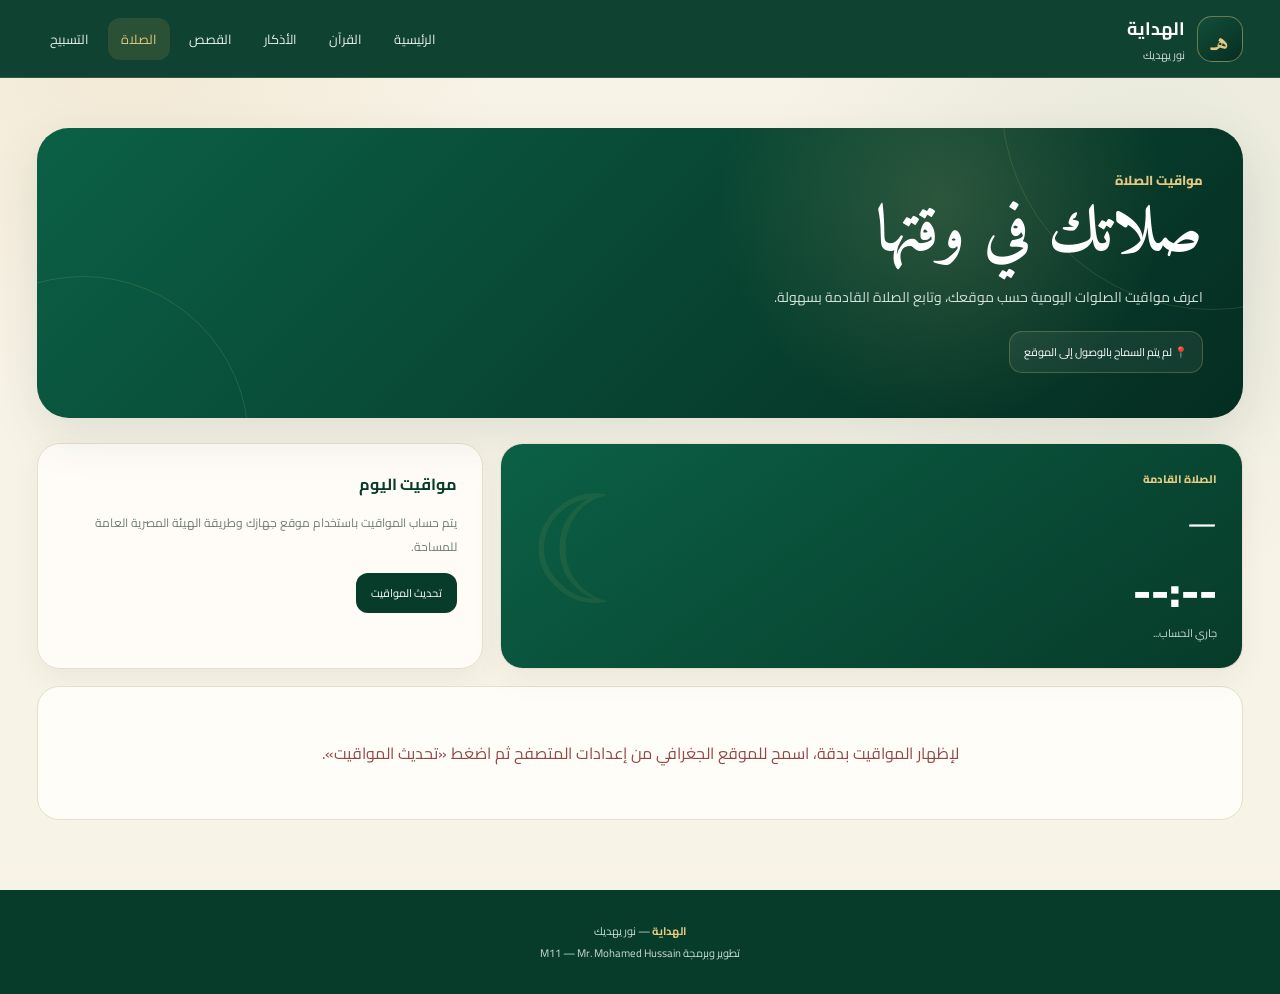
<file: prayer.html>
<!DOCTYPE html>
<html lang="ar" dir="rtl">
<head>
<meta charset="UTF-8">
<meta name="viewport" content="width=device-width, initial-scale=1.0">
<meta name="theme-color" content="#073b2a">
<title>مواقيت الصلاة | الهداية</title>

<link rel="preconnect" href="https://fonts.googleapis.com">
<link rel="preconnect" href="https://fonts.gstatic.com" crossorigin>
<link href="https://fonts.googleapis.com/css2?family=Amiri:wght@400;700&family=Cairo:wght@400;500;600;700;800&display=swap" rel="stylesheet">

<style>
:root{
  --green:#073b2a;
  --green2:#0b5940;
  --gold:#caa85e;
  --gold2:#e4c983;
  --cream:#f8f3e7;
  --white:#fffdf8;
  --text:#18352c;
  --muted:#6b7d74;
  --line:#e8dfca;
  --shadow:0 18px 50px rgba(7,59,42,.10);
}

*{
  box-sizing:border-box;
  margin:0;
  padding:0;
}

body{
  font-family:"Cairo",Arial,sans-serif;
  color:var(--text);
  background:
    radial-gradient(circle at 10% 5%,rgba(202,168,94,.13),transparent 25%),
    radial-gradient(circle at 90% 20%,rgba(11,89,64,.08),transparent 28%),
    var(--cream);
  min-height:100vh;
}

.header{
  position:sticky;
  top:0;
  z-index:100;
  background:rgba(7,59,42,.96);
  backdrop-filter:blur(18px);
  border-bottom:1px solid rgba(228,201,131,.18);
}

.nav{
  max-width:1250px;
  min-height:76px;
  margin:auto;
  padding:12px 22px;
  display:flex;
  align-items:center;
  justify-content:space-between;
  gap:20px;
}

.brand{
  display:flex;
  align-items:center;
  gap:12px;
  color:white;
  text-decoration:none;
}

.logo{
  width:46px;
  height:46px;
  border-radius:15px;
  display:grid;
  place-items:center;
  background:linear-gradient(145deg,#124e3a,#062e22);
  border:1px solid rgba(228,201,131,.45);
  color:var(--gold2);
  font-family:"Amiri",serif;
  font-size:29px;
}

.brand strong{
  display:block;
  font-size:18px;
}

.brand span{
  display:block;
  color:#cbdcd4;
  font-size:11px;
}

.nav-links{
  display:flex;
  gap:6px;
  flex-wrap:wrap;
}

.nav-links a{
  color:#e7f0eb;
  padding:9px 13px;
  border-radius:12px;
  font-size:13px;
  text-decoration:none;
  transition:.2s;
}

.nav-links a:hover,
.nav-links a.active{
  color:var(--gold2);
  background:rgba(202,168,94,.14);
}

.hero{
  max-width:1250px;
  margin:auto;
  padding:50px 22px 25px;
}

.hero-box{
  min-height:290px;
  border-radius:32px;
  padding:40px;
  position:relative;
  overflow:hidden;
  background:
    radial-gradient(circle at 75% 25%,rgba(228,201,131,.17),transparent 24%),
    linear-gradient(135deg,#0b6045,#052d21);
  color:white;
  box-shadow:var(--shadow);
}

.hero-box::before,
.hero-box::after{
  content:"";
  position:absolute;
  border:1px solid rgba(228,201,131,.14);
  border-radius:50%;
}

.hero-box::before{
  width:330px;
  height:330px;
  left:-120px;
  bottom:-190px;
}

.hero-box::after{
  width:420px;
  height:420px;
  right:-180px;
  top:-240px;
}

.hero-content{
  position:relative;
  z-index:2;
  max-width:650px;
}

.eyebrow{
  color:var(--gold2);
  font-size:13px;
  font-weight:800;
  margin-bottom:8px;
}

.hero h1{
  font-family:"Amiri",serif;
  font-size:clamp(42px,6vw,64px);
  line-height:1.1;
}

.hero p{
  color:#d4e1db;
  line-height:2;
  font-size:14px;
  margin-top:13px;
}

.location{
  margin-top:20px;
  display:inline-flex;
  align-items:center;
  gap:8px;
  padding:10px 14px;
  border:1px solid rgba(228,201,131,.25);
  border-radius:13px;
  background:rgba(255,255,255,.06);
  font-size:11px;
}

.main{
  max-width:1250px;
  margin:auto;
  padding:0 22px 70px;
}

.top-grid{
  display:grid;
  grid-template-columns:1.25fr .75fr;
  gap:17px;
  margin-bottom:17px;
}

.panel{
  background:rgba(255,253,248,.94);
  border:1px solid var(--line);
  border-radius:23px;
  box-shadow:0 10px 30px rgba(7,59,42,.06);
}

.next{
  padding:25px;
  background:
    linear-gradient(145deg,#0b6045,#073b2a);
  color:white;
  position:relative;
  overflow:hidden;
}

.next::after{
  content:"☾";
  position:absolute;
  left:25px;
  bottom:-30px;
  font-family:"Amiri",serif;
  font-size:150px;
  color:rgba(228,201,131,.08);
}

.next-label{
  color:var(--gold2);
  font-size:11px;
  font-weight:800;
}

.next-name{
  font-family:"Amiri",serif;
  font-size:36px;
  margin-top:5px;
}

.next-time{
  font-size:46px;
  font-weight:800;
  line-height:1.1;
  margin-top:8px;
  position:relative;
  z-index:2;
}

.next-date{
  color:#cbdcd4;
  font-size:11px;
  margin-top:7px;
}

.info{
  padding:25px;
}

.info h3{
  color:var(--green);
  font-size:16px;
  margin-bottom:12px;
}

.info p{
  color:var(--muted);
  font-size:12px;
  line-height:2;
}

.refresh{
  margin-top:14px;
  border:0;
  background:var(--green);
  color:white;
  border-radius:12px;
  padding:10px 15px;
  font-family:inherit;
  font-size:11px;
}

.prayer-grid{
  display:grid;
  grid-template-columns:repeat(3,1fr);
  gap:14px;
}

.prayer-card{
  background:rgba(255,253,248,.94);
  border:1px solid var(--line);
  border-radius:21px;
  padding:22px;
  min-height:155px;
  box-shadow:0 10px 30px rgba(7,59,42,.05);
  transition:.25s;
}

.prayer-card:hover{
  transform:translateY(-4px);
}

.prayer-card.active{
  background:var(--green);
  border-color:var(--green);
  color:white;
}

.prayer-icon{
  width:42px;
  height:42px;
  border-radius:13px;
  display:grid;
  place-items:center;
  background:#eef3ef;
  color:#9a7739;
  margin-bottom:14px;
  font-size:18px;
}

.prayer-card.active .prayer-icon{
  background:rgba(255,255,255,.12);
  color:var(--gold2);
}

.prayer-name{
  font-family:"Amiri",serif;
  font-size:24px;
}

.prayer-time{
  margin-top:2px;
  font-size:24px;
  font-weight:800;
}

.prayer-card small{
  color:var(--muted);
  font-size:9px;
}

.prayer-card.active small{
  color:#cbdcd4;
}

.loading,
.error{
  grid-column:1/-1;
  text-align:center;
  padding:50px 20px;
  background:var(--white);
  border:1px solid var(--line);
  border-radius:22px;
  color:var(--muted);
  line-height:2;
}

.error{
  color:#934848;
}

.footer{
  background:var(--green);
  color:#cbdcd4;
  text-align:center;
  padding:30px 20px;
  font-size:11px;
  line-height:2;
}

.footer strong{
  color:var(--gold2);
}

@media(max-width:850px){
  .top-grid{
    grid-template-columns:1fr;
  }

  .prayer-grid{
    grid-template-columns:repeat(2,1fr);
  }
}

@media(max-width:650px){
  .nav{
    min-height:68px;
    padding:9px 14px;
  }

  .nav-links{
    display:none;
  }

  .hero,
  .main{
    padding-left:16px;
    padding-right:16px;
  }

  .hero-box{
    padding:30px 22px;
  }

  .hero h1{
    font-size:44px;
  }

  .prayer-grid{
    grid-template-columns:1fr;
  }

  .next-time{
    font-size:40px;
  }
}
</style>
</head>

<body>

<header class="header">
<nav class="nav">

<a href="index.html" class="brand">
  <div class="logo">هـ</div>
  <div>
    <strong>الهداية</strong>
    <span>نور يهديك</span>
  </div>
</a>

<div class="nav-links">
  <a href="index.html">الرئيسية</a>
  <a href="quran.html">القرآن</a>
  <a href="adhkar.html">الأذكار</a>
  <a href="stories.html">القصص</a>
  <a href="prayer.html" class="active">الصلاة</a>
  <a href="tasbeeh.html">التسبيح</a>
</div>

</nav>
</header>


<section class="hero">

<div class="hero-box">

<div class="hero-content">

<div class="eyebrow">مواقيت الصلاة</div>

<h1>صلاتك في وقتها</h1>

<p>
اعرف مواقيت الصلوات اليومية حسب موقعك،
وتابع الصلاة القادمة بسهولة.
</p>

<div class="location" id="locationText">
  📍 جاري تحديد موقعك...
</div>

</div>

</div>

</section>


<main class="main">

<div class="top-grid">

<section class="panel next">

<div class="next-label">الصلاة القادمة</div>

<div class="next-name" id="nextName">
  —
</div>

<div class="next-time" id="nextTime">
  --:--
</div>

<div class="next-date" id="nextDate">
  جاري الحساب...
</div>

</section>


<section class="panel info">

<h3>مواقيت اليوم</h3>

<p>
يتم حساب المواقيت باستخدام موقع جهازك
وطريقة الهيئة المصرية العامة للمساحة.
</p>

<button class="refresh" id="refreshBtn">
  تحديث المواقيت
</button>

</section>

</div>


<section class="prayer-grid" id="prayerGrid">

<div class="loading">
  جاري تحميل مواقيت الصلاة...
</div>

</section>

</main>


<footer class="footer">
<strong>الهداية</strong> — نور يهديك
<br>
تطوير وبرمجة M11 — Mr. Mohamed Hussain
</footer>


<script>

const prayerGrid=document.getElementById("prayerGrid");
const locationText=document.getElementById("locationText");
const nextName=document.getElementById("nextName");
const nextTime=document.getElementById("nextTime");
const nextDate=document.getElementById("nextDate");
const refreshBtn=document.getElementById("refreshBtn");

const prayers=[
  {key:"Fajr",name:"الفجر",icon:"☀"},
  {key:"Sunrise",name:"الشروق",icon:"◌"},
  {key:"Dhuhr",name:"الظهر",icon:"☀"},
  {key:"Asr",name:"العصر",icon:"◐"},
  {key:"Maghrib",name:"المغرب",icon:"◒"},
  {key:"Isha",name:"العشاء",icon:"☾"}
];

let timings=null;

function pad(number){
  return String(number).padStart(2,"0");
}

function todayString(){

  const now=new Date();

  return {
    day:pad(now.getDate()),
    month:pad(now.getMonth()+1),
    year:now.getFullYear()
  };

}

function cleanTime(value){

  if(!value){
    return "--:--";
  }

  return String(value).split(" ")[0];

}

function toMinutes(time){

  const clean=cleanTime(time);

  const parts=clean.split(":");

  if(parts.length!==2){
    return Infinity;
  }

  return Number(parts[0])*60+Number(parts[1]);

}

function currentMinutes(){

  const now=new Date();

  return now.getHours()*60+now.getMinutes();

}

function renderTimings(){

  if(!timings){
    return;
  }

  const nowMinutes=currentMinutes();

  let next=null;

  prayers.forEach(prayer=>{

    const value=toMinutes(timings[prayer.key]);

    if(value>nowMinutes && !next){
      next=prayer;
    }

  });

  if(!next){
    next=prayers[0];
  }

  nextName.textContent=next.name;
  nextTime.textContent=cleanTime(timings[next.key]);

  const today=new Date();

  nextDate.textContent=
    today.toLocaleDateString("ar-EG",{
      weekday:"long",
      day:"numeric",
      month:"long"
    });

  prayerGrid.innerHTML=prayers.map(prayer=>{

    const active=prayer.key===next.key;

    return`

      <article class="prayer-card ${active?"active":""}">

        <div class="prayer-icon">
          ${prayer.icon}
        </div>

        <div class="prayer-name">
          ${prayer.name}
        </div>

        <div class="prayer-time">
          ${cleanTime(timings[prayer.key])}
        </div>

        <small>
          ${active?"الصلاة القادمة":"موعد الصلاة"}
        </small>

      </article>

    `;

  }).join("");

}

async function fetchPrayerTimes(latitude,longitude){

  const date=todayString();

  const url=
    `https://api.aladhan.com/v1/timings/${date.day}-${date.month}-${date.year}`+
    `?latitude=${encodeURIComponent(latitude)}`+
    `&longitude=${encodeURIComponent(longitude)}`+
    `&method=5`;

  const response=await fetch(url);

  if(!response.ok){
    throw new Error("Prayer API error");
  }

  const data=await response.json();

  if(!data?.data?.timings){
    throw new Error("Invalid prayer data");
  }

  timings=data.data.timings;

  renderTimings();

}

function showError(message){

  prayerGrid.innerHTML=`
    <div class="error">
      ${message}
    </div>
  `;

  nextName.textContent="—";
  nextTime.textContent="--:--";
}

function locate(){

  if(!navigator.geolocation){

    showError(
      "المتصفح لا يدعم تحديد الموقع. يمكنك السماح للموقع من متصفح يدعم تحديد الموقع."
    );

    locationText.textContent="📍 تحديد الموقع غير متاح";

    return;
  }

  locationText.textContent="📍 جاري تحديد موقعك...";

  navigator.geolocation.getCurrentPosition(

    async position=>{

      const latitude=position.coords.latitude;
      const longitude=position.coords.longitude;

      locationText.textContent=
        "📍 تم تحديد موقعك وحساب المواقيت";

      try{

        await fetchPrayerTimes(latitude,longitude);

      }catch(error){

        showError(
          "تعذر تحميل مواقيت الصلاة حاليًا. تحقق من اتصال الإنترنت ثم حاول مرة أخرى."
        );

      }

    },

    error=>{

      locationText.textContent=
        "📍 لم يتم السماح بالوصول إلى الموقع";

      showError(
        "لإظهار المواقيت بدقة، اسمح للموقع الجغرافي من إعدادات المتصفح ثم اضغط «تحديث المواقيت»."
      );

    },

    {
      enableHighAccuracy:true,
      timeout:10000,
      maximumAge:300000
    }

  );

}

refreshBtn.addEventListener("click",locate);

locate();

</script>

</body>
  </html>
</file>
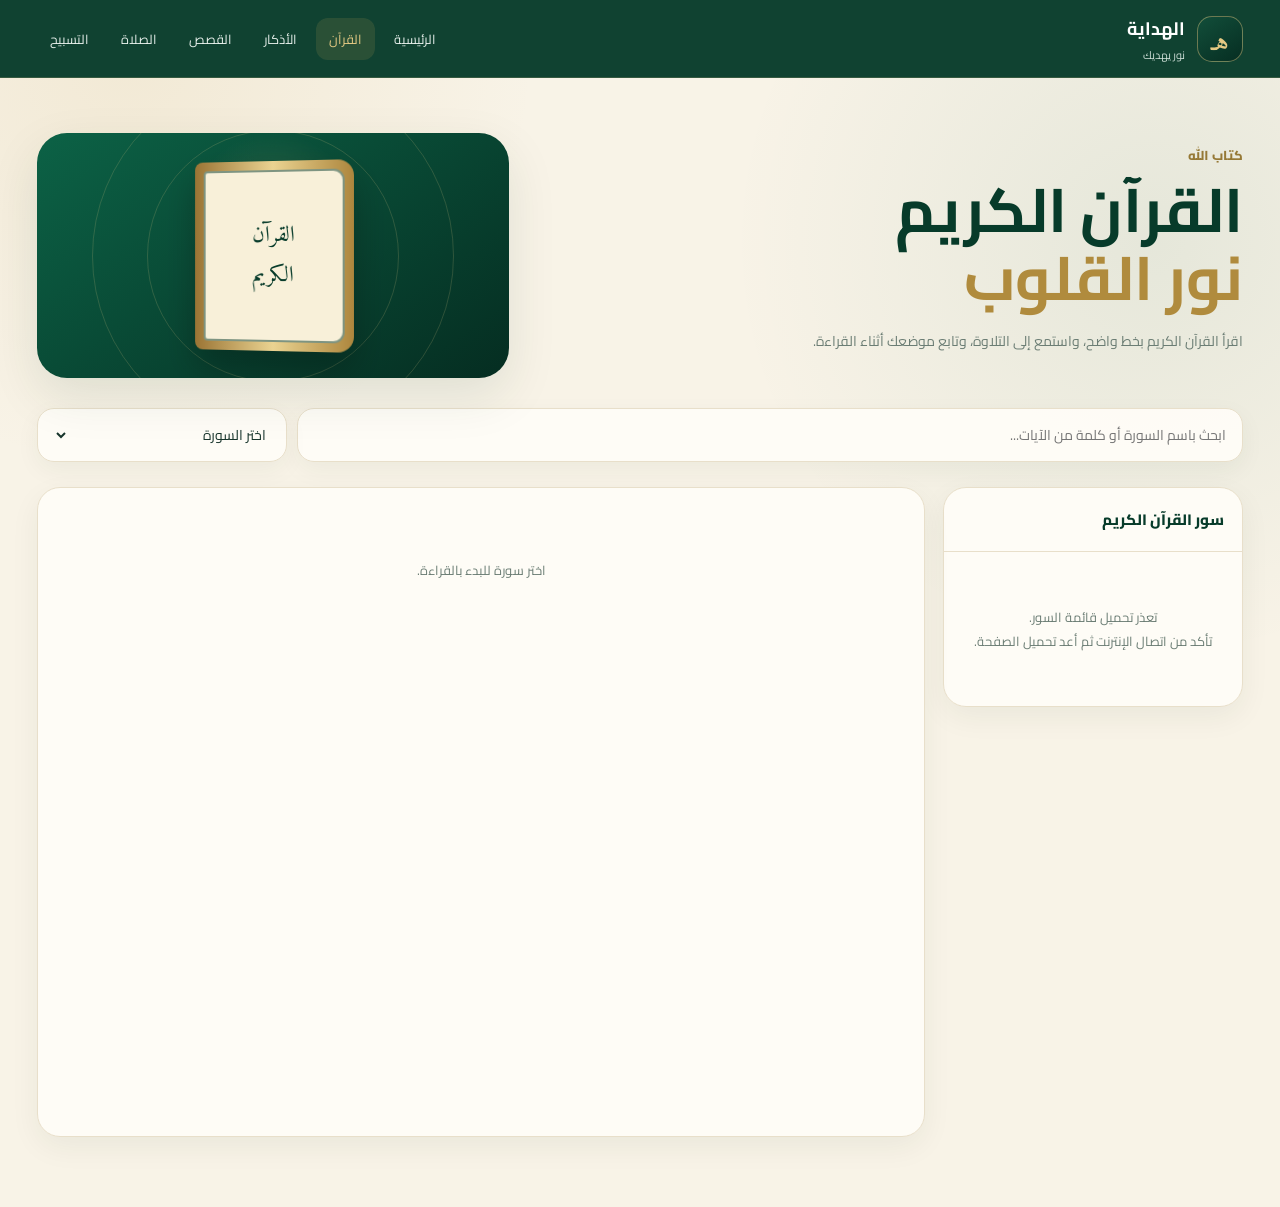
<file: quran.html>
<!DOCTYPE html>
<html lang="ar" dir="rtl">
<head>
<meta charset="UTF-8">
<meta name="viewport" content="width=device-width, initial-scale=1.0">
<meta name="theme-color" content="#073b2a">
<title>القرآن الكريم | الهداية</title>

<link rel="preconnect" href="https://fonts.googleapis.com">
<link rel="preconnect" href="https://fonts.gstatic.com" crossorigin>
<link href="https://fonts.googleapis.com/css2?family=Amiri:wght@400;700&family=Cairo:wght@400;500;600;700;800&display=swap" rel="stylesheet">

<style>
:root{
  --green:#073b2a;
  --green2:#0b5940;
  --green3:#0f7252;
  --gold:#caa85e;
  --gold2:#e4c983;
  --cream:#f8f3e7;
  --cream2:#fffdf8;
  --text:#18352c;
  --muted:#6b7d74;
  --line:#e8dfca;
  --shadow:0 18px 50px rgba(7,59,42,.10);
}

*{
  box-sizing:border-box;
  margin:0;
  padding:0;
}

html{
  scroll-behavior:smooth;
}

body{
  font-family:"Cairo",Arial,sans-serif;
  background:
    radial-gradient(circle at 10% 5%,rgba(202,168,94,.13),transparent 25%),
    radial-gradient(circle at 90% 20%,rgba(11,89,64,.08),transparent 28%),
    var(--cream);
  color:var(--text);
  min-height:100vh;
}

button,input,select{
  font-family:inherit;
}

button{
  cursor:pointer;
}

.header{
  position:sticky;
  top:0;
  z-index:100;
  background:rgba(7,59,42,.96);
  backdrop-filter:blur(18px);
  border-bottom:1px solid rgba(228,201,131,.18);
}

.nav{
  max-width:1250px;
  min-height:76px;
  margin:auto;
  padding:12px 22px;
  display:flex;
  align-items:center;
  justify-content:space-between;
  gap:20px;
}

.brand{
  display:flex;
  align-items:center;
  gap:12px;
  color:white;
  text-decoration:none;
}

.logo{
  width:46px;
  height:46px;
  border-radius:15px;
  display:grid;
  place-items:center;
  background:linear-gradient(145deg,#124e3a,#062e22);
  border:1px solid rgba(228,201,131,.45);
  color:var(--gold2);
  font-family:"Amiri",serif;
  font-size:29px;
}

.brand strong{
  display:block;
  font-size:18px;
}

.brand span{
  display:block;
  color:#cbdcd4;
  font-size:11px;
}

.nav-links{
  display:flex;
  gap:6px;
  flex-wrap:wrap;
}

.nav-links a{
  color:#e7f0eb;
  padding:9px 13px;
  border-radius:12px;
  font-size:13px;
  text-decoration:none;
  transition:.25s;
}

.nav-links a:hover,
.nav-links a.active{
  color:var(--gold2);
  background:rgba(202,168,94,.14);
}

.hero{
  max-width:1250px;
  margin:auto;
  padding:55px 22px 30px;
}

.hero-grid{
  display:grid;
  grid-template-columns:1.2fr .8fr;
  gap:25px;
  align-items:stretch;
}

.hero-text{
  padding:10px 0;
}

.eyebrow{
  color:#967936;
  font-size:13px;
  font-weight:800;
  margin-bottom:9px;
}

.hero h1{
  color:var(--green);
  font-size:clamp(38px,5vw,61px);
  line-height:1.12;
}

.hero h1 span{
  color:#b08b3d;
}

.hero p{
  color:var(--muted);
  line-height:2;
  font-size:14px;
  margin-top:14px;
  max-width:700px;
}

.mushaf{
  min-height:245px;
  border-radius:30px;
  background:
    radial-gradient(circle at 50% 35%,rgba(228,201,131,.18),transparent 30%),
    linear-gradient(145deg,#0c6246,#052d21);
  box-shadow:var(--shadow);
  display:grid;
  place-items:center;
  position:relative;
  overflow:hidden;
}

.mushaf::before,
.mushaf::after{
  content:"";
  position:absolute;
  border:1px solid rgba(228,201,131,.18);
  border-radius:50%;
}

.mushaf::before{
  width:250px;
  height:250px;
}

.mushaf::after{
  width:360px;
  height:360px;
}

.mushaf-inner{
  width:160px;
  height:190px;
  position:relative;
  z-index:2;
  border-radius:8px 16px 16px 8px;
  background:linear-gradient(90deg,#9a7434,#ead391,#ad863d);
  padding:9px;
  box-shadow:0 18px 35px rgba(0,0,0,.25);
  transform:perspective(500px) rotateY(-7deg);
}

.mushaf-page{
  height:100%;
  border:2px solid rgba(7,59,42,.5);
  border-radius:4px 11px 11px 4px;
  display:grid;
  place-items:center;
  text-align:center;
  padding:15px;
  color:#073b2a;
  background:#f8f0d9;
  font-family:"Amiri",serif;
  font-size:22px;
  line-height:1.8;
}

.controls{
  max-width:1250px;
  margin:auto;
  padding:0 22px 25px;
}

.controls-grid{
  display:grid;
  grid-template-columns:1fr 250px;
  gap:10px;
}

.control{
  min-height:54px;
  border:1px solid var(--line);
  background:rgba(255,253,248,.92);
  border-radius:17px;
  display:flex;
  align-items:center;
  padding:0 16px;
  box-shadow:0 8px 25px rgba(7,59,42,.05);
}

.control input,
.control select{
  width:100%;
  border:0;
  outline:0;
  background:transparent;
  color:var(--text);
  font-size:14px;
}

.main{
  max-width:1250px;
  margin:auto;
  padding:0 22px 70px;
}

.layout{
  display:grid;
  grid-template-columns:300px 1fr;
  gap:18px;
  align-items:start;
}

.panel{
  background:rgba(255,253,248,.92);
  border:1px solid var(--line);
  border-radius:23px;
  box-shadow:0 10px 30px rgba(7,59,42,.06);
  overflow:hidden;
}

.panel-title{
  padding:17px 18px;
  color:var(--green);
  border-bottom:1px solid var(--line);
  font-weight:800;
  font-size:15px;
}

.surah-list{
  max-height:650px;
  overflow:auto;
  padding:8px;
}

.surah{
  width:100%;
  border:0;
  background:transparent;
  border-radius:14px;
  padding:12px;
  display:flex;
  align-items:center;
  gap:10px;
  text-align:right;
  color:var(--text);
  transition:.2s;
}

.surah:hover{
  background:#f0f4ef;
}

.surah.active{
  background:var(--green);
  color:white;
}

.surah-number{
  width:34px;
  height:34px;
  border-radius:11px;
  display:grid;
  place-items:center;
  background:#edf3ef;
  color:var(--green2);
  font-size:11px;
  flex:0 0 auto;
}

.surah.active .surah-number{
  background:rgba(255,255,255,.12);
  color:var(--gold2);
}

.surah-name{
  flex:1;
}

.surah-name strong{
  display:block;
  font-size:13px;
}

.surah-name small{
  display:block;
  opacity:.65;
  margin-top:2px;
  font-size:10px;
}

.reader{
  min-height:650px;
  padding:25px;
}

.reader-head{
  display:flex;
  align-items:center;
  justify-content:space-between;
  gap:15px;
  padding-bottom:18px;
  border-bottom:1px solid var(--line);
}

.reader-title h2{
  color:var(--green);
  font-family:"Amiri",serif;
  font-size:32px;
}

.reader-title p{
  color:var(--muted);
  font-size:11px;
  margin-top:2px;
}

.audio-btn{
  border:0;
  min-width:50px;
  min-height:45px;
  border-radius:13px;
  background:var(--green);
  color:white;
  font-size:17px;
}

.audio-btn.playing{
  background:#a17d38;
}

.basmala{
  text-align:center;
  font-family:"Amiri",serif;
  font-size:27px;
  color:#a17d38;
  padding:25px 10px 20px;
}

.ayahs{
  font-family:"Amiri",serif;
  font-size:27px;
  line-height:2.25;
}

.ayah{
  display:inline;
  cursor:pointer;
  border-radius:8px;
  transition:.2s;
}

.ayah:hover{
  background:#f1ead7;
}

.ayah.selected{
  background:#e9f0eb;
}

.ayah-marker{
  display:inline-flex;
  align-items:center;
  justify-content:center;
  width:34px;
  height:34px;
  margin:0 5px;
  border-radius:50%;
  color:#9a7739;
  border:1px solid #d6c28f;
  font-family:"Cairo",sans-serif;
  font-size:10px;
  vertical-align:middle;
}

.tafsir{
  margin-top:25px;
  padding:19px;
  background:#f1f5f1;
  border-right:4px solid var(--gold);
  border-radius:17px;
}

.tafsir h3{
  color:var(--green);
  font-size:13px;
  margin-bottom:8px;
}

.tafsir p{
  color:#64766e;
  line-height:2;
  font-size:13px;
}

.reader-actions{
  display:flex;
  justify-content:space-between;
  gap:10px;
  margin-top:25px;
}

.action-btn{
  border:1px solid var(--line);
  background:#fffdf8;
  color:var(--green);
  padding:11px 16px;
  border-radius:13px;
  font-size:12px;
}

.action-btn.primary{
  background:var(--green);
  color:white;
  border-color:var(--green);
}

.status{
  text-align:center;
  color:var(--muted);
  padding:45px 15px;
  font-size:13px;
}

.error{
  color:#9b4141;
  background:#f8e9e9;
  border-radius:14px;
  padding:15px;
  line-height:1.8;
}

@media(max-width:900px){
  .hero-grid{
    grid-template-columns:1fr;
  }

  .layout{
    grid-template-columns:1fr;
  }

  .surah-list{
    max-height:280px;
  }

  .controls-grid{
    grid-template-columns:1fr;
  }
}

@media(max-width:650px){
  .nav{
    min-height:68px;
    padding:9px 14px;
  }

  .nav-links{
    display:none;
  }

  .hero,
  .controls,
  .main{
    padding-left:16px;
    padding-right:16px;
  }

  .hero h1{
    font-size:40px;
  }

  .reader{
    padding:17px;
  }

  .ayahs{
    font-size:24px;
    line-height:2.15;
  }

  .reader-actions{
    flex-direction:column;
  }

  .action-btn{
    width:100%;
  }
}
</style>
</head>

<body>

<header class="header">
<nav class="nav">

<a href="index.html" class="brand">
  <div class="logo">هـ</div>
  <div>
    <strong>الهداية</strong>
    <span>نور يهديك</span>
  </div>
</a>

<div class="nav-links">
  <a href="index.html">الرئيسية</a>
  <a href="quran.html" class="active">القرآن</a>
  <a href="adhkar.html">الأذكار</a>
  <a href="stories.html">القصص</a>
  <a href="prayer.html">الصلاة</a>
  <a href="tasbeeh.html">التسبيح</a>
</div>

</nav>
</header>


<section class="hero">

<div class="hero-grid">

<div class="hero-text">
  <div class="eyebrow">كتاب الله</div>

  <h1>
    القرآن الكريم<br>
    <span>نور القلوب</span>
  </h1>

  <p>
    اقرأ القرآن الكريم بخط واضح، واستمع إلى التلاوة،
    وتابع موضعك أثناء القراءة.
  </p>
</div>

<div class="mushaf">
  <div class="mushaf-inner">
    <div class="mushaf-page">
      القرآن<br>
      الكريم
    </div>
  </div>
</div>

</div>

</section>


<section class="controls">

<div class="controls-grid">

<div class="control">
  <input id="searchInput" type="search" placeholder="ابحث باسم السورة أو كلمة من الآيات...">
</div>

<div class="control">
  <select id="surahSelect">
    <option value="">اختر السورة</option>
  </select>
</div>

</div>

</section>


<main class="main">

<div class="layout">

<aside class="panel">

<div class="panel-title">
  سور القرآن الكريم
</div>

<div class="surah-list" id="surahList">
  <div class="status">جاري تحميل السور...</div>
</div>

</aside>


<section class="panel reader" id="reader">

<div class="status">
  اختر سورة للبدء بالقراءة.
</div>

</section>

</div>

</main>


<script>
const API="https://api.alquran.cloud/v1";

const surahList=document.getElementById("surahList");
const surahSelect=document.getElementById("surahSelect");
const searchInput=document.getElementById("searchInput");
const reader=document.getElementById("reader");

let allSurahs=[];
let currentSurah=null;
let currentAudio=null;
let selectedAyah=null;

function escapeHTML(value){
  return String(value)
    .replaceAll("&","&amp;")
    .replaceAll("<","&lt;")
    .replaceAll(">","&gt;")
    .replaceAll('"',"&quot;")
    .replaceAll("'","&#039;");
}

async function loadSurahs(){

  try{

    const response=await fetch(`${API}/surah`);

    const data=await response.json();

    if(!data.data){
      throw new Error("No data");
    }

    allSurahs=data.data;

    renderSurahs(allSurahs);

    surahSelect.innerHTML=
      `<option value="">اختر السورة</option>`+
      allSurahs.map(surah=>`
        <option value="${surah.number}">
          ${surah.number}. ${escapeHTML(surah.name)}
        </option>
      `).join("");

    const saved=Number(localStorage.getItem("alhidayah_last_surah"));

    if(saved>=1 && saved<=114){
      loadSurah(saved);
    }

  }catch(error){

    surahList.innerHTML=`
      <div class="status">
        تعذر تحميل قائمة السور.<br>
        تأكد من اتصال الإنترنت ثم أعد تحميل الصفحة.
      </div>
    `;

  }

}

function renderSurahs(list){

  if(!list.length){

    surahList.innerHTML=`
      <div class="status">
        لا توجد نتائج.
      </div>
    `;

    return;
  }

  surahList.innerHTML=list.map(surah=>`

    <button
      class="surah ${currentSurah?.number===surah.number?"active":""}"
      data-number="${surah.number}"
    >

      <span class="surah-number">
        ${surah.number}
      </span>

      <span class="surah-name">
        <strong>${escapeHTML(surah.name)}</strong>
        <small>${surah.englishName || ""}</small>
      </span>

    </button>

  `).join("");

  surahList.querySelectorAll("[data-number]").forEach(button=>{
    button.addEventListener("click",()=>{
      loadSurah(Number(button.dataset.number));
    });
  });

}

async function loadSurah(number){

  reader.innerHTML=`
    <div class="status">
      جاري تحميل السورة...
    </div>
  `;

  try{

    const response=await fetch(
      `${API}/surah/${number}/quran-uthmani`
    );

    const data=await response.json();

    if(!data.data){
      throw new Error("No surah");
    }

    currentSurah=data.data;

    selectedAyah=null;

    localStorage.setItem(
      "alhidayah_last_surah",
      String(number)
    );

    surahSelect.value=String(number);

    renderSurahs(
      filteredSurahs()
    );

    renderReader();

  }catch(error){

    reader.innerHTML=`
      <div class="error">
        حدث خطأ أثناء تحميل السورة.
        تأكد من اتصال الإنترنت ثم حاول مرة أخرى.
      </div>
    `;

  }

}

function renderReader(){

  if(!currentSurah){
    return;
  }

  const number=currentSurah.number;

  const showBasmala=number!==9;

  reader.innerHTML=`

    <div class="reader-head">

      <div class="reader-title">
        <h2>${escapeHTML(currentSurah.name)}</h2>
        <p>
          ${currentSurah.numberOfAyahs} آية
          ·
          ${currentSurah.revelationType==="Meccan"?"مكية":"مدنية"}
        </p>
      </div>

      <button class="audio-btn" id="audioBtn" title="تشغيل السورة">
        ▶
      </button>

    </div>

    ${showBasmala ? `
      <div class="basmala">
        بِسْمِ اللَّهِ الرَّحْمَٰنِ الرَّحِيمِ
      </div>
    `:""}

    <div class="ayahs" id="ayahs">

      ${currentSurah.ayahs.map(ayah=>`

        <span
          class="ayah"
          data-ayah="${ayah.numberInSurah}"
          data-global="${ayah.number}"
        >
          ${escapeHTML(ayah.text)}
          <span class="ayah-marker">
            ${ayah.numberInSurah}
          </span>
        </span>

      `).join(" ")}

    </div>

    <div class="tafsir" id="tafsir">
      <h3>التفسير الميسر</h3>
      <p>
        اضغط على أي آية لعرض التفسير.
      </p>
    </div>

    <div class="reader-actions">

      <button class="action-btn" id="prevBtn">
        ← السورة السابقة
      </button>

      <button class="action-btn primary" id="saveBtn">
        حفظ موضعي
      </button>

      <button class="action-btn" id="nextBtn">
        السورة التالية →
      </button>

    </div>

  `;

  document
    .querySelectorAll(".ayah")
    .forEach(ayah=>{
      ayah.addEventListener("click",()=>{
        selectAyah(
          Number(ayah.dataset.ayah),
          Number(ayah.dataset.global),
          ayah
        );
      });
    });

  document
    .getElementById("audioBtn")
    .addEventListener("click",toggleAudio);

  document
    .getElementById("prevBtn")
    .addEventListener("click",()=>{
      if(number>1){
        loadSurah(number-1);
      }
    });

  document
    .getElementById("nextBtn")
    .addEventListener("click",()=>{
      if(number<114){
        loadSurah(number+1);
      }
    });

  document
    .getElementById("saveBtn")
    .addEventListener("click",()=>{
      if(selectedAyah){
        localStorage.setItem(
          "alhidayah_last_ayah",
          JSON.stringify({
            surah:number,
            ayah:selectedAyah
          })
        );
      }

      const button=document.getElementById("saveBtn");

      button.textContent="✓ تم الحفظ";

      setTimeout(()=>{
        button.textContent="حفظ موضعي";
      },1300);
    });

}

async function selectAyah(localNumber,globalNumber,element){

  document
    .querySelectorAll(".ayah.selected")
    .forEach(el=>el.classList.remove("selected"));

  element.classList.add("selected");

  selectedAyah=localNumber;

  const tafsir=document.getElementById("tafsir");

  tafsir.innerHTML=`
    <h3>التفسير الميسر</h3>
    <p>جاري تحميل التفسير...</p>
  `;

  try{

    const response=await fetch(
      `${API}/ayah/${globalNumber}/ar.muyassar`
    );

    const data=await response.json();

    if(data?.data?.text){

      tafsir.innerHTML=`
        <h3>التفسير الميسر — الآية ${localNumber}</h3>
        <p>${escapeHTML(data.data.text)}</p>
      `;

    }else{

      throw new Error("No tafsir");

    }

  }catch(error){

    tafsir.innerHTML=`
      <h3>التفسير الميسر</h3>
      <p>
        تعذر تحميل التفسير حاليًا.
      </p>
    `;

  }

}

function toggleAudio(){

  if(!currentSurah){
    return;
  }

  const button=document.getElementById("audioBtn");

  if(currentAudio){

    currentAudio.pause();
    currentAudio=null;

    button.textContent="▶";
    button.classList.remove("playing");

    return;
  }

  const audioURL=
    `https://cdn.islamic.network/quran/audio-surah/128/ar.alafasy/${currentSurah.number}.mp3`;

  currentAudio=new Audio(audioURL);

  currentAudio.play()
    .then(()=>{
      button.textContent="Ⅱ";
      button.classList.add("playing");
    })
    .catch(()=>{
      currentAudio=null;
      button.textContent="▶";
    });

  currentAudio.onended=()=>{
    currentAudio=null;
    button.textContent="▶";
    button.classList.remove("playing");
  };

}

function filteredSurahs(){

  const query=searchInput.value
    .trim()
    .toLowerCase();

  if(!query){
    return allSurahs;
  }

  return allSurahs.filter(surah=>
    String(surah.number).includes(query) ||
    surah.name.toLowerCase().includes(query) ||
    surah.englishName.toLowerCase().includes(query)
  );

}

searchInput.addEventListener("input",()=>{
  renderSurahs(filteredSurahs());
});

surahSelect.addEventListener("change",()=>{
  const number=Number(surahSelect.value);

  if(number){
    loadSurah(number);
  }
});

loadSurahs();
</script>

</body>
  </html>
</file>
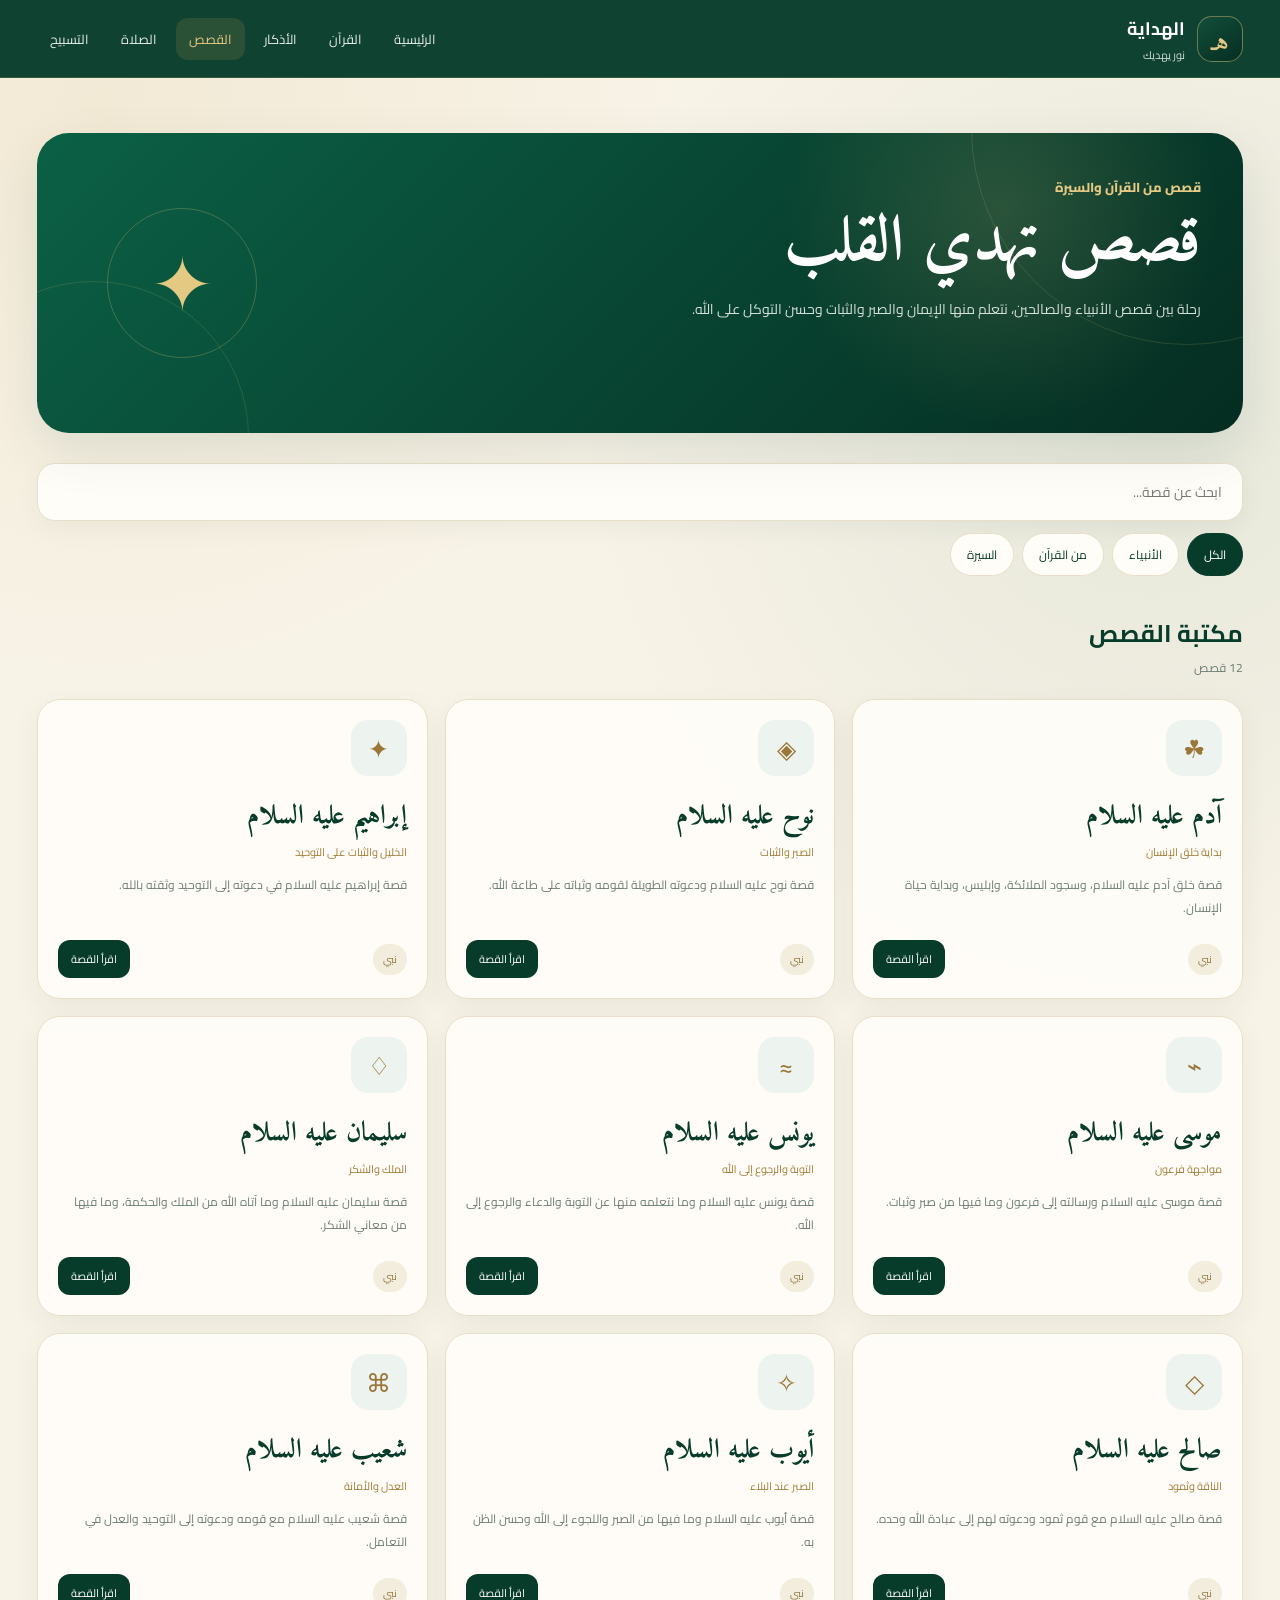
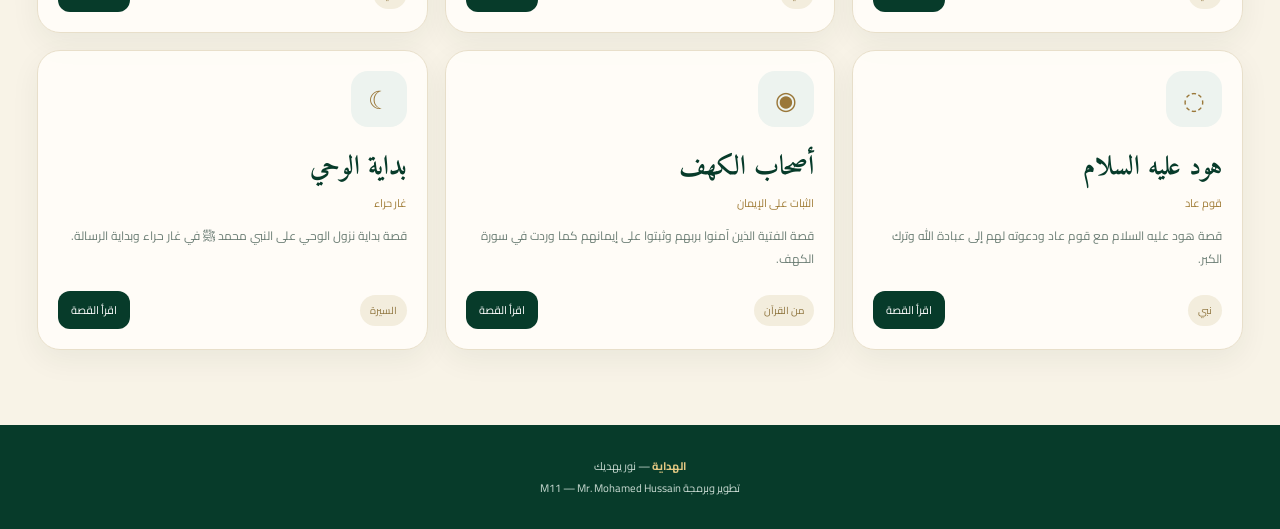
<file: stories.html>
<!DOCTYPE html><html lang="ar" dir="rtl">
<head>
<meta charset="UTF-8">
<meta name="viewport" content="width=device-width, initial-scale=1.0">
<meta name="theme-color" content="#073b2a">
<title>قصص إسلامية | الهداية</title><link rel="preconnect" href="https://fonts.googleapis.com">
<link rel="preconnect" href="https://fonts.gstatic.com" crossorigin>
<link href="https://fonts.googleapis.com/css2?family=Amiri:wght@400;700&family=Cairo:wght@400;500;600;700;800&display=swap" rel="stylesheet"><style>
:root{
  --green:#073b2a;
  --green2:#0b5940;
  --gold:#caa85e;
  --gold2:#e4c983;
  --cream:#f8f3e7;
  --white:#fffdf8;
  --text:#18352c;
  --muted:#6b7d74;
  --line:#e8dfca;
  --shadow:0 18px 50px rgba(7,59,42,.10);
}

*{
  box-sizing:border-box;
  margin:0;
  padding:0;
}

html{
  scroll-behavior:smooth;
}

body{
  font-family:"Cairo",Arial,sans-serif;
  background:
    radial-gradient(circle at 8% 5%,rgba(202,168,94,.13),transparent 25%),
    radial-gradient(circle at 90% 20%,rgba(11,89,64,.08),transparent 28%),
    var(--cream);
  color:var(--text);
}

.header{
  position:sticky;
  top:0;
  z-index:100;
  background:rgba(7,59,42,.96);
  backdrop-filter:blur(18px);
  border-bottom:1px solid rgba(228,201,131,.18);
}

.nav{
  max-width:1250px;
  min-height:76px;
  margin:auto;
  padding:12px 22px;
  display:flex;
  align-items:center;
  justify-content:space-between;
  gap:20px;
}

.brand{
  display:flex;
  align-items:center;
  gap:12px;
  text-decoration:none;
  color:white;
}

.logo{
  width:46px;
  height:46px;
  border-radius:15px;
  display:grid;
  place-items:center;
  background:linear-gradient(145deg,#124e3a,#062e22);
  border:1px solid rgba(228,201,131,.45);
  color:var(--gold2);
  font-family:"Amiri",serif;
  font-size:29px;
}

.brand strong{
  display:block;
  font-size:18px;
}

.brand span{
  display:block;
  color:#cbdcd4;
  font-size:11px;
}

.nav-links{
  display:flex;
  gap:6px;
  flex-wrap:wrap;
}

.nav-links a{
  color:#e7f0eb;
  padding:9px 13px;
  border-radius:12px;
  font-size:13px;
  text-decoration:none;
  transition:.25s;
}

.nav-links a:hover,
.nav-links a.active{
  color:var(--gold2);
  background:rgba(202,168,94,.14);
}

.hero{
  max-width:1250px;
  margin:auto;
  padding:55px 22px 30px;
}

.hero-box{
  min-height:300px;
  border-radius:32px;
  padding:42px;
  position:relative;
  overflow:hidden;
  background:
    radial-gradient(circle at 80% 25%,rgba(228,201,131,.16),transparent 22%),
    linear-gradient(135deg,#0b6045,#052d21);
  box-shadow:var(--shadow);
  color:white;
}

.hero-box::before,
.hero-box::after{
  content:"";
  position:absolute;
  border:1px solid rgba(228,201,131,.15);
  border-radius:50%;
}

.hero-box::before{
  width:310px;
  height:310px;
  left:-100px;
  bottom:-160px;
}

.hero-box::after{
  width:430px;
  height:430px;
  right:-160px;
  top:-220px;
}

.hero-content{
  position:relative;
  z-index:2;
  max-width:700px;
}

.eyebrow{
  color:var(--gold2);
  font-size:13px;
  font-weight:800;
  margin-bottom:10px;
}

.hero h1{
  font-family:"Amiri",serif;
  font-size:clamp(40px,6vw,65px);
  line-height:1.1;
}

.hero p{
  color:#d4e1db;
  line-height:2;
  font-size:14px;
  margin-top:14px;
}

.ornament{
  position:absolute;
  left:70px;
  top:50%;
  transform:translateY(-50%);
  width:150px;
  height:150px;
  border:1px solid rgba(228,201,131,.25);
  border-radius:50%;
  display:grid;
  place-items:center;
  z-index:1;
}

.ornament::before{
  content:"✦";
  color:var(--gold2);
  font-size:75px;
}

.tools{
  max-width:1250px;
  margin:auto;
  padding:0 22px 25px;
}

.search{
  height:58px;
  background:var(--white);
  border:1px solid var(--line);
  border-radius:18px;
  padding:0 20px;
  box-shadow:0 8px 25px rgba(7,59,42,.05);
}

.search input{
  width:100%;
  height:100%;
  border:0;
  outline:0;
  background:transparent;
  color:var(--text);
  font-family:inherit;
  font-size:14px;
}

.categories{
  display:flex;
  gap:8px;
  overflow-x:auto;
  padding:12px 0 2px;
  scrollbar-width:none;
}

.categories::-webkit-scrollbar{
  display:none;
}

.category{
  flex:0 0 auto;
  border:1px solid var(--line);
  background:var(--white);
  color:var(--green);
  border-radius:999px;
  padding:9px 16px;
  font-family:inherit;
  font-size:12px;
  cursor:pointer;
  transition:.2s;
}

.category.active,
.category:hover{
  background:var(--green);
  border-color:var(--green);
  color:white;
}

.main{
  max-width:1250px;
  margin:auto;
  padding:0 22px 75px;
}

.section-head{
  display:flex;
  align-items:end;
  justify-content:space-between;
  gap:15px;
  margin:8px 0 20px;
}

.section-head h2{
  color:var(--green);
  font-size:24px;
}

.section-head p{
  color:var(--muted);
  font-size:12px;
}

.grid{
  display:grid;
  grid-template-columns:repeat(3,1fr);
  gap:17px;
}

.card{
  background:rgba(255,253,248,.94);
  border:1px solid var(--line);
  border-radius:23px;
  padding:20px;
  box-shadow:0 10px 30px rgba(7,59,42,.06);
  transition:.28s;
  display:flex;
  flex-direction:column;
  min-height:300px;
}

.card:hover{
  transform:translateY(-5px);
  box-shadow:0 18px 40px rgba(7,59,42,.12);
  border-color:#d9c48d;
}

.card-icon{
  width:56px;
  height:56px;
  border-radius:17px;
  background:#edf3ef;
  color:#9a7739;
  display:grid;
  place-items:center;
  font-size:25px;
  margin-bottom:17px;
}

.card h3{
  color:var(--green);
  font-family:"Amiri",serif;
  font-size:27px;
}

.card .subtitle{
  color:#a17d38;
  font-size:11px;
  margin-top:2px;
}

.card p{
  color:var(--muted);
  line-height:1.9;
  font-size:12px;
  margin:12px 0 18px;
  flex:1;
}

.card-footer{
  display:flex;
  align-items:center;
  justify-content:space-between;
  gap:10px;
}

.tag{
  color:#8e743d;
  background:#f3eddd;
  border-radius:999px;
  padding:6px 10px;
  font-size:10px;
}

.read{
  text-decoration:none;
  background:var(--green);
  color:white;
  border-radius:12px;
  padding:9px 13px;
  font-size:11px;
  transition:.2s;
}

.read:hover{
  background:#0d674a;
}

.empty{
  grid-column:1/-1;
  text-align:center;
  padding:60px 20px;
  color:var(--muted);
  background:var(--white);
  border:1px solid var(--line);
  border-radius:23px;
}

.footer{
  background:var(--green);
  color:#cbdcd4;
  text-align:center;
  padding:30px 20px;
  font-size:11px;
  line-height:2;
}

.footer strong{
  color:var(--gold2);
}

@media(max-width:950px){
  .grid{
    grid-template-columns:repeat(2,1fr);
  }

  .ornament{
    opacity:.35;
  }
}

@media(max-width:650px){
  .nav{
    min-height:68px;
    padding:9px 14px;
  }

  .nav-links{
    display:none;
  }

  .hero,
  .tools,
  .main{
    padding-left:16px;
    padding-right:16px;
  }

  .hero-box{
    padding:30px 23px;
    min-height:260px;
  }

  .hero h1{
    font-size:43px;
  }

  .ornament{
    left:-50px;
    opacity:.22;
  }

  .grid{
    grid-template-columns:1fr;
  }

  .section-head{
    align-items:start;
    flex-direction:column;
  }
}
</style></head><body><header class="header">
<nav class="nav"><a href="index.html" class="brand">
  <div class="logo">هـ</div>
  <div>
    <strong>الهداية</strong>
    <span>نور يهديك</span>
  </div>
</a><div class="nav-links">
  <a href="index.html">الرئيسية</a>
  <a href="quran.html">القرآن</a>
  <a href="adhkar.html">الأذكار</a>
  <a href="stories.html" class="active">القصص</a>
  <a href="prayer.html">الصلاة</a>
  <a href="tasbeeh.html">التسبيح</a>
</div></nav>
</header><section class="hero"><div class="hero-box"><div class="hero-content"><div class="eyebrow">قصص من القرآن والسيرة</div><h1>قصص تهدي القلب</h1><p>
رحلة بين قصص الأنبياء والصالحين، نتعلم منها الإيمان والصبر
والثبات وحسن التوكل على الله.
</p></div><div class="ornament"></div></div></section><section class="tools"><div class="search">
  <input
    id="searchInput"
    type="search"
    placeholder="ابحث عن قصة..."
  >
</div><div class="categories"><button class="category active" data-category="all">
  الكل
</button><button class="category" data-category="prophets">
  الأنبياء
</button><button class="category" data-category="quran">
  من القرآن
</button><button class="category" data-category="seerah">
  السيرة
</button></div></section><main class="main"><div class="section-head">
  <div>
    <h2>مكتبة القصص</h2>
    <p id="countText">جاري تحميل القصص...</p>
  </div>
</div><div class="grid" id="storiesGrid"></div></main><footer class="footer">
  <strong>الهداية</strong> — نور يهديك
  <br>
  تطوير وبرمجة M11 — Mr. Mohamed Hussain
</footer><script>

const stories=[

{
 id:"adam",
 title:"آدم عليه السلام",
 subtitle:"بداية خلق الإنسان",
 category:"prophets",
 tag:"نبي",
 icon:"☘",
 description:"قصة خلق آدم عليه السلام، وسجود الملائكة، وإبليس، وبداية حياة الإنسان.",
},

{
 id:"nuh",
 title:"نوح عليه السلام",
 subtitle:"الصبر والثبات",
 category:"prophets",
 tag:"نبي",
 icon:"◈",
 description:"قصة نوح عليه السلام ودعوته الطويلة لقومه وثباته على طاعة الله.",
},

{
 id:"ibrahim",
 title:"إبراهيم عليه السلام",
 subtitle:"الخليل والثبات على التوحيد",
 category:"prophets",
 tag:"نبي",
 icon:"✦",
 description:"قصة إبراهيم عليه السلام في دعوته إلى التوحيد وثقته بالله.",
},

{
 id:"musa",
 title:"موسى عليه السلام",
 subtitle:"مواجهة فرعون",
 category:"prophets",
 tag:"نبي",
 icon:"⌁",
 description:"قصة موسى عليه السلام ورسالته إلى فرعون وما فيها من صبر وثبات.",
},

{
 id:"yunus",
 title:"يونس عليه السلام",
 subtitle:"التوبة والرجوع إلى الله",
 category:"prophets",
 tag:"نبي",
 icon:"≈",
 description:"قصة يونس عليه السلام وما نتعلمه منها عن التوبة والدعاء والرجوع إلى الله.",
},

{
 id:"sulaiman",
 title:"سليمان عليه السلام",
 subtitle:"الملك والشكر",
 category:"prophets",
 tag:"نبي",
 icon:"♢",
 description:"قصة سليمان عليه السلام وما آتاه الله من الملك والحكمة، وما فيها من معاني الشكر.",
},

{
 id:"salih",
 title:"صالح عليه السلام",
 subtitle:"الناقة وثمود",
 category:"prophets",
 tag:"نبي",
 icon:"◇",
 description:"قصة صالح عليه السلام مع قوم ثمود ودعوته لهم إلى عبادة الله وحده.",
},

{
 id:"ayyub",
 title:"أيوب عليه السلام",
 subtitle:"الصبر عند البلاء",
 category:"prophets",
 tag:"نبي",
 icon:"✧",
 description:"قصة أيوب عليه السلام وما فيها من الصبر واللجوء إلى الله وحسن الظن به.",
},

{
 id:"shuaib",
 title:"شعيب عليه السلام",
 subtitle:"العدل والأمانة",
 category:"prophets",
 tag:"نبي",
 icon:"⌘",
 description:"قصة شعيب عليه السلام مع قومه ودعوته إلى التوحيد والعدل في التعامل.",
},

{
 id:"hud",
 title:"هود عليه السلام",
 subtitle:"قوم عاد",
 category:"prophets",
 tag:"نبي",
 icon:"◌",
 description:"قصة هود عليه السلام مع قوم عاد ودعوته لهم إلى عبادة الله وترك الكبر.",
},

{
 id:"kahf",
 title:"أصحاب الكهف",
 subtitle:"الثبات على الإيمان",
 category:"quran",
 tag:"من القرآن",
 icon:"◉",
 description:"قصة الفتية الذين آمنوا بربهم وثبتوا على إيمانهم كما وردت في سورة الكهف.",
},

{
 id:"hira",
 title:"بداية الوحي",
 subtitle:"غار حراء",
 category:"seerah",
 tag:"السيرة",
 icon:"☾",
 description:"قصة بداية نزول الوحي على النبي محمد ﷺ في غار حراء وبداية الرسالة.",
}

];

const grid=document.getElementById("storiesGrid");
const searchInput=document.getElementById("searchInput");
const countText=document.getElementById("countText");
const categoryButtons=document.querySelectorAll(".category");

let activeCategory="all";

function escapeHTML(value){
  return String(value)
    .replaceAll("&","&amp;")
    .replaceAll("<","&lt;")
    .replaceAll(">","&gt;")
    .replaceAll('"',"&quot;")
    .replaceAll("'","&#039;");
}

function render(){

  const query=searchInput.value.trim().toLowerCase();

  const filtered=stories.filter(story=>{

    const categoryMatch=
      activeCategory==="all" ||
      story.category===activeCategory;

    const searchMatch=
      !query ||
      story.title.toLowerCase().includes(query) ||
      story.subtitle.toLowerCase().includes(query) ||
      story.description.toLowerCase().includes(query);

    return categoryMatch && searchMatch;

  });

  countText.textContent=
    `${filtered.length} ${filtered.length===1?"قصة":"قصص"}`;

  if(!filtered.length){

    grid.innerHTML=`
      <div class="empty">
        لا توجد قصة مطابقة للبحث الحالي.
      </div>
    `;

    return;
  }

  grid.innerHTML=filtered.map(story=>`

    <article class="card">

      <div class="card-icon">
        ${story.icon}
      </div>

      <h3>
        ${escapeHTML(story.title)}
      </h3>

      <div class="subtitle">
        ${escapeHTML(story.subtitle)}
      </div>

      <p>
        ${escapeHTML(story.description)}
      </p>

      <div class="card-footer">

        <span class="tag">
          ${escapeHTML(story.tag)}
        </span>

        <a
          class="read"
          href="story.html?id=${encodeURIComponent(story.id)}"
        >
          اقرأ القصة
        </a>

      </div>

    </article>

  `).join("");

}

categoryButtons.forEach(button=>{

  button.addEventListener("click",()=>{

    categoryButtons.forEach(item=>{
      item.classList.remove("active");
    });

    button.classList.add("active");

    activeCategory=button.dataset.category;

    render();

  });

});

searchInput.addEventListener("input",render);

render();

</script></body>
</html>
</file>
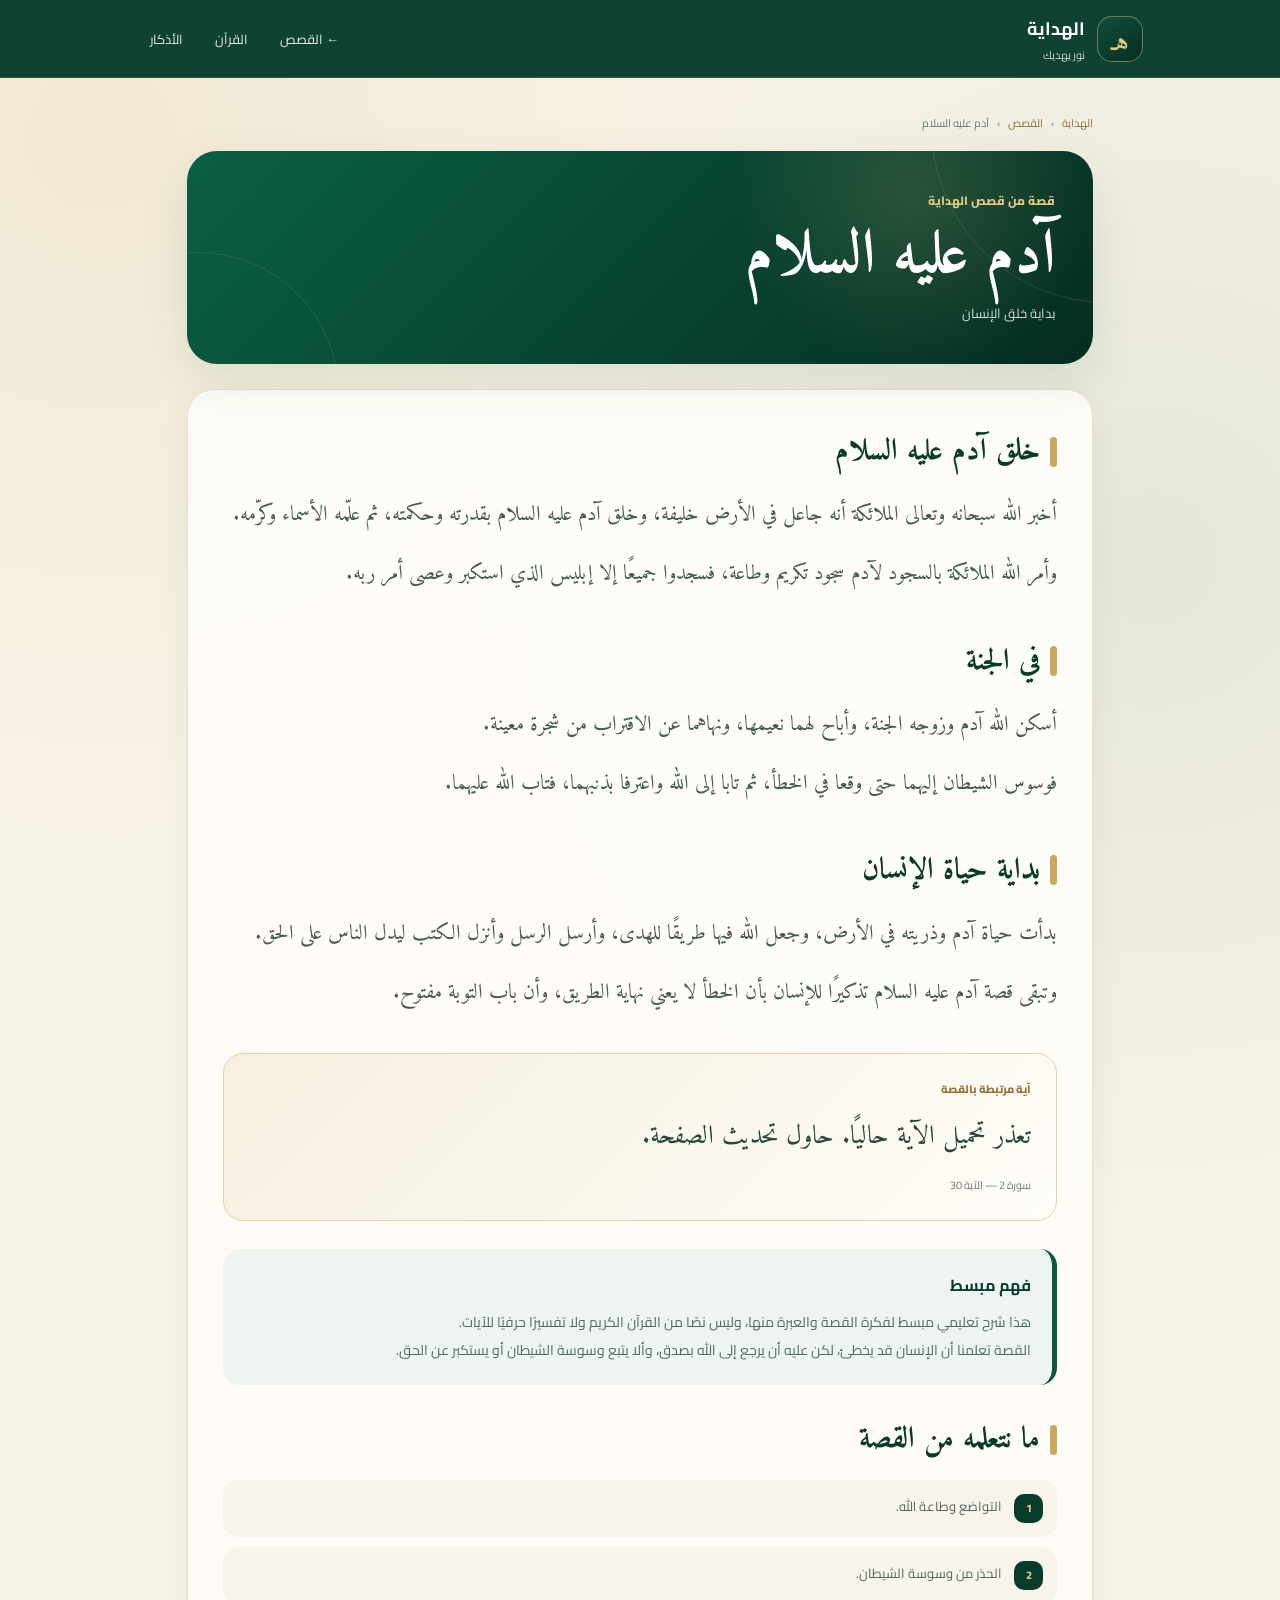
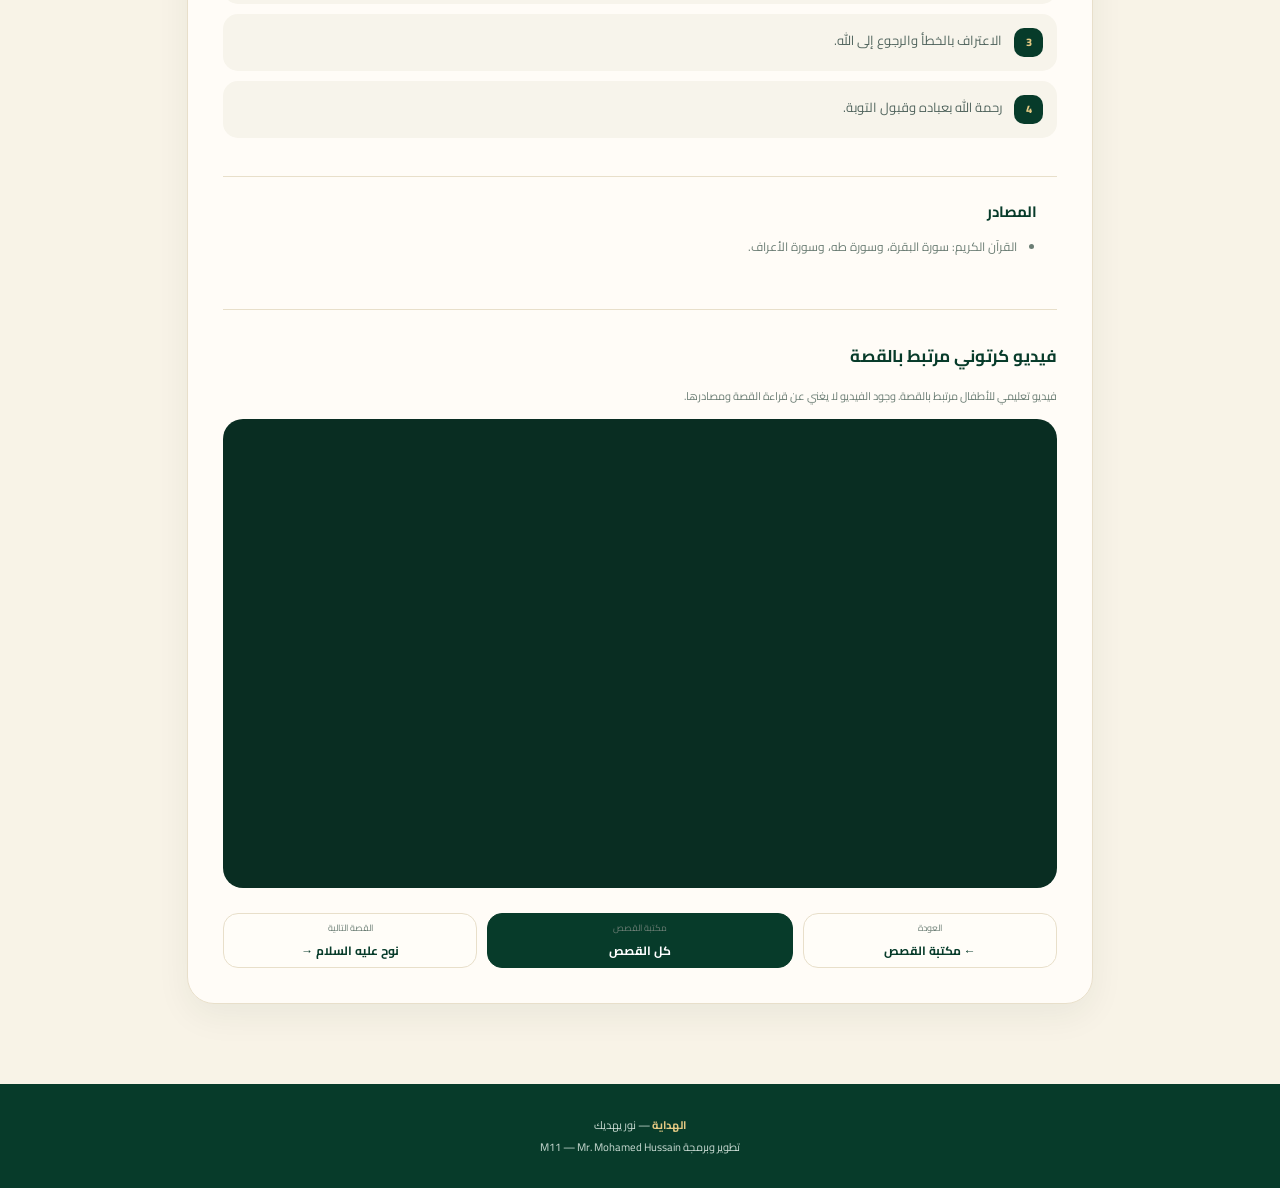
<file: story.html>
<!DOCTYPE html><html lang="ar" dir="rtl">
<head>
<meta charset="UTF-8">
<meta name="viewport" content="width=device-width, initial-scale=1.0">
<meta name="theme-color" content="#073b2a">
<title>القصة | الهداية</title><link rel="preconnect" href="https://fonts.googleapis.com">
<link rel="preconnect" href="https://fonts.gstatic.com" crossorigin>
<link href="https://fonts.googleapis.com/css2?family=Amiri:wght@400;700&family=Cairo:wght@400;500;600;700;800&display=swap" rel="stylesheet"><style>
:root{
  --green:#073b2a;
  --green2:#0b5940;
  --gold:#caa85e;
  --gold2:#e4c983;
  --cream:#f8f3e7;
  --white:#fffdf8;
  --text:#18352c;
  --muted:#6b7d74;
  --line:#e8dfca;
  --shadow:0 18px 50px rgba(7,59,42,.10);
}

*{
  box-sizing:border-box;
  margin:0;
  padding:0;
}

html{
  scroll-behavior:smooth;
}

body{
  font-family:"Cairo",Arial,sans-serif;
  background:
    radial-gradient(circle at 8% 5%,rgba(202,168,94,.13),transparent 25%),
    radial-gradient(circle at 90% 20%,rgba(11,89,64,.08),transparent 28%),
    var(--cream);
  color:var(--text);
}

.header{
  position:sticky;
  top:0;
  z-index:100;
  background:rgba(7,59,42,.96);
  backdrop-filter:blur(18px);
  border-bottom:1px solid rgba(228,201,131,.18);
}

.nav{
  max-width:1050px;
  min-height:76px;
  margin:auto;
  padding:12px 22px;
  display:flex;
  align-items:center;
  justify-content:space-between;
  gap:20px;
}

.brand{
  display:flex;
  align-items:center;
  gap:12px;
  color:white;
  text-decoration:none;
}

.logo{
  width:46px;
  height:46px;
  border-radius:15px;
  display:grid;
  place-items:center;
  background:linear-gradient(145deg,#124e3a,#062e22);
  border:1px solid rgba(228,201,131,.45);
  color:var(--gold2);
  font-family:"Amiri",serif;
  font-size:29px;
}

.brand strong{
  display:block;
  font-size:18px;
}

.brand span{
  display:block;
  color:#cbdcd4;
  font-size:11px;
}

.nav-links{
  display:flex;
  gap:6px;
}

.nav-links a{
  color:#e7f0eb;
  padding:9px 13px;
  border-radius:12px;
  font-size:13px;
  text-decoration:none;
}

.nav-links a:hover{
  color:var(--gold2);
  background:rgba(202,168,94,.14);
}

.progress{
  position:fixed;
  top:0;
  right:0;
  height:3px;
  width:0;
  z-index:200;
  background:linear-gradient(90deg,var(--gold),var(--gold2));
}

.container{
  max-width:950px;
  margin:auto;
  padding:35px 22px 80px;
}

.breadcrumb{
  display:flex;
  align-items:center;
  gap:8px;
  color:var(--muted);
  font-size:11px;
  margin-bottom:18px;
}

.breadcrumb a{
  color:#8f7139;
  text-decoration:none;
}

.hero{
  background:
    radial-gradient(circle at 80% 20%,rgba(228,201,131,.16),transparent 24%),
    linear-gradient(135deg,#0b6045,#052d21);
  color:white;
  border-radius:30px;
  padding:38px;
  position:relative;
  overflow:hidden;
  box-shadow:var(--shadow);
  margin-bottom:25px;
}

.hero::before,
.hero::after{
  content:"";
  position:absolute;
  border:1px solid rgba(228,201,131,.14);
  border-radius:50%;
}

.hero::before{
  width:280px;
  height:280px;
  left:-130px;
  bottom:-170px;
}

.hero::after{
  width:350px;
  height:350px;
  right:-190px;
  top:-200px;
}

.hero-content{
  position:relative;
  z-index:2;
}

.hero .eyebrow{
  color:var(--gold2);
  font-size:12px;
  font-weight:800;
  margin-bottom:9px;
}

.hero h1{
  font-family:"Amiri",serif;
  font-size:clamp(42px,6vw,62px);
  line-height:1.15;
}

.hero p{
  color:#d4e1db;
  line-height:2;
  font-size:13px;
  margin-top:8px;
}

.article{
  background:rgba(255,253,248,.95);
  border:1px solid var(--line);
  border-radius:27px;
  box-shadow:0 12px 35px rgba(7,59,42,.06);
  overflow:hidden;
}

.article-inner{
  padding:35px;
}

.chapter{
  margin-bottom:38px;
}

.chapter:last-child{
  margin-bottom:0;
}

.chapter h2{
  color:var(--green);
  font-family:"Amiri",serif;
  font-size:30px;
  margin-bottom:14px;
  display:flex;
  align-items:center;
  gap:10px;
}

.chapter h2::before{
  content:"";
  width:7px;
  height:30px;
  border-radius:10px;
  background:var(--gold);
  display:inline-block;
}

.chapter p{
  color:#455c53;
  font-family:"Amiri",serif;
  font-size:21px;
  line-height:2.15;
  margin-bottom:14px;
}

.quran-box{
  margin:28px 0;
  padding:25px;
  background:linear-gradient(135deg,#f5efdf,#fffdf8);
  border:1px solid #dfd2ad;
  border-radius:20px;
  position:relative;
}

.quran-label{
  color:#92713a;
  font-size:11px;
  font-weight:800;
  margin-bottom:12px;
}

.quran-text{
  font-family:"Amiri",serif;
  font-size:26px;
  line-height:2;
  color:#27483b;
}

.quran-ref{
  color:var(--muted);
  font-size:11px;
  margin-top:12px;
}

.simple{
  margin:28px 0;
  background:#eef4ef;
  border-right:5px solid var(--green2);
  border-radius:17px;
  padding:21px;
}

.simple h3{
  color:var(--green);
  font-size:16px;
  margin-bottom:8px;
}

.simple p{
  color:#536a61;
  line-height:2;
  font-size:14px;
}

.lessons{
  display:grid;
  gap:10px;
  margin-top:14px;
}

.lesson{
  display:flex;
  gap:12px;
  align-items:flex-start;
  padding:14px;
  background:#f7f4eb;
  border-radius:15px;
  color:#52655e;
  line-height:1.9;
  font-size:13px;
}

.lesson-number{
  flex:0 0 auto;
  width:29px;
  height:29px;
  border-radius:10px;
  background:var(--green);
  color:var(--gold2);
  display:grid;
  place-items:center;
  font-size:11px;
  font-weight:800;
}

.sources{
  margin-top:35px;
  padding:20px;
  border-top:1px solid var(--line);
}

.sources h3{
  color:var(--green);
  font-size:15px;
  margin-bottom:9px;
}

.sources ul{
  padding-right:20px;
  color:var(--muted);
  line-height:2;
  font-size:12px;
}

.video-section{
  margin-top:30px;
  padding-top:30px;
  border-top:1px solid var(--line);
}

.video-section h3{
  color:var(--green);
  font-size:17px;
  margin-bottom:14px;
}

.video-note{
  color:var(--muted);
  font-size:11px;
  margin-bottom:13px;
}

.video-frame{
  position:relative;
  width:100%;
  aspect-ratio:16/9;
  border-radius:20px;
  overflow:hidden;
  background:#092d22;
}

.video-frame iframe{
  width:100%;
  height:100%;
  border:0;
}

.navigation{
  margin-top:25px;
  display:grid;
  grid-template-columns:1fr 1.2fr 1fr;
  gap:10px;
}

.nav-btn{
  min-height:55px;
  border:1px solid var(--line);
  background:var(--white);
  border-radius:15px;
  text-decoration:none;
  display:flex;
  flex-direction:column;
  align-items:center;
  justify-content:center;
  gap:3px;
  color:var(--green);
  transition:.2s;
}

.nav-btn:hover{
  border-color:#c8b37c;
  transform:translateY(-2px);
}

.nav-btn strong{
  font-size:12px;
}

.nav-btn small{
  color:var(--muted);
  font-size:9px;
}

.nav-btn.back{
  background:var(--green);
  color:white;
  border-color:var(--green);
}

.error{
  max-width:700px;
  margin:70px auto;
  text-align:center;
  background:var(--white);
  border:1px solid var(--line);
  border-radius:25px;
  padding:45px 25px;
}

.error h1{
  color:var(--green);
  font-family:"Amiri",serif;
  font-size:35px;
}

.error p{
  color:var(--muted);
  margin:10px 0 20px;
}

.error a{
  display:inline-block;
  padding:11px 18px;
  border-radius:13px;
  background:var(--green);
  color:white;
  text-decoration:none;
  font-size:12px;
}

.footer{
  background:var(--green);
  color:#cbdcd4;
  text-align:center;
  padding:30px 20px;
  font-size:11px;
  line-height:2;
}

.footer strong{
  color:var(--gold2);
}

@media(max-width:650px){

  .nav{
    min-height:68px;
    padding:9px 14px;
  }

  .nav-links{
    display:none;
  }

  .container{
    padding:22px 14px 60px;
  }

  .hero{
    padding:30px 22px;
    border-radius:24px;
  }

  .hero h1{
    font-size:43px;
  }

  .article-inner{
    padding:22px 17px;
  }

  .chapter p{
    font-size:19px;
    line-height:2.05;
  }

  .quran-text{
    font-size:23px;
  }

  .navigation{
    grid-template-columns:1fr;
  }
}
</style></head><body><div class="progress" id="progress"></div><header class="header">
<nav class="nav"><a href="index.html" class="brand">
  <div class="logo">هـ</div>
  <div>
    <strong>الهداية</strong>
    <span>نور يهديك</span>
  </div>
</a><div class="nav-links">
  <a href="stories.html">← القصص</a>
  <a href="quran.html">القرآن</a>
  <a href="adhkar.html">الأذكار</a>
</div></nav>
</header><main class="container"><div class="breadcrumb">
  <a href="index.html">الهداية</a>
  <span>›</span>
  <a href="stories.html">القصص</a>
  <span>›</span>
  <span id="crumb">القصة</span>
</div><section class="hero"><div class="hero-content">
  <div class="eyebrow">قصة من قصص الهداية</div>
  <h1 id="storyTitle">جاري التحميل...</h1>
  <p id="storySubtitle"></p>
</div></section><article class="article"><div class="article-inner" id="articleContent"><div style="text-align:center;padding:50px;color:#6b7d74">
  جاري تحميل القصة...
</div></div></article></main><footer class="footer">
  <strong>الهداية</strong> — نور يهديك
  <br>
  تطوير وبرمجة M11 — Mr. Mohamed Hussain
</footer><script>

const API="https://api.alquran.cloud/v1";

const stories={

adam:{
id:"adam",
title:"آدم عليه السلام",
subtitle:"بداية خلق الإنسان",
ayah:[2,30],
video:"kf0thyXnv0Y",
chapters:[
{
title:"خلق آدم عليه السلام",
paragraphs:[
"أخبر الله سبحانه وتعالى الملائكة أنه جاعل في الأرض خليفة، وخلق آدم عليه السلام بقدرته وحكمته، ثم علّمه الأسماء وكرّمه.",
"وأمر الله الملائكة بالسجود لآدم سجود تكريم وطاعة، فسجدوا جميعًا إلا إبليس الذي استكبر وعصى أمر ربه."
]
},
{
title:"في الجنة",
paragraphs:[
"أسكن الله آدم وزوجه الجنة، وأباح لهما نعيمها، ونهاهما عن الاقتراب من شجرة معينة.",
"فوسوس الشيطان إليهما حتى وقعا في الخطأ، ثم تابا إلى الله واعترفا بذنبهما، فتاب الله عليهما."
]
},
{
title:"بداية حياة الإنسان",
paragraphs:[
"بدأت حياة آدم وذريته في الأرض، وجعل الله فيها طريقًا للهدى، وأرسل الرسل وأنزل الكتب ليدل الناس على الحق.",
"وتبقى قصة آدم عليه السلام تذكيرًا للإنسان بأن الخطأ لا يعني نهاية الطريق، وأن باب التوبة مفتوح."
]
}
],
simple:"القصة تعلمنا أن الإنسان قد يخطئ، لكن عليه أن يرجع إلى الله بصدق، وألا يتبع وسوسة الشيطان أو يستكبر عن الحق.",
lessons:[
"التواضع وطاعة الله.",
"الحذر من وسوسة الشيطان.",
"الاعتراف بالخطأ والرجوع إلى الله.",
"رحمة الله بعباده وقبول التوبة."
],
sources:["القرآن الكريم: سورة البقرة، وسورة طه، وسورة الأعراف."]
},

nuh:{
id:"nuh",
title:"نوح عليه السلام",
subtitle:"الصبر والثبات على الدعوة",
ayah:[11,36],
video:"43phxxmP1j4",
chapters:[
{
title:"دعوة نوح عليه السلام",
paragraphs:[
"أرسل الله نوحًا عليه السلام إلى قومه يدعوهم إلى عبادة الله وحده وترك الشرك.",
"لبث نوح يدعو قومه زمنًا طويلًا، واستخدم معهم وسائل مختلفة في الدعوة، لكن كثيرًا منهم أصروا على التكذيب."
]
},
{
title:"السفينة",
paragraphs:[
"أوحى الله إلى نوح أن يصنع السفينة، فكان يصنعها بأمر الله بينما قومه يسخرون منه.",
"ثم جاء أمر الله، وحمل نوح في السفينة من آمن معه، وحمل فيها من المخلوقات ما أمره الله به."
]
},
{
title:"النجاة",
paragraphs:[
"جاء الطوفان، وكانت النجاة لمن آمن واتبع أمر الله، أما المكذبون فلم تنفعهم قوتهم ولا حججهم.",
"وانتهت المحنة ونجّى الله نوحًا ومن معه، لتبقى القصة درسًا في الصبر والثبات."
]
}
],
simple:"أهم ما نتعلمه من قصة نوح عليه السلام هو الاستمرار في الحق حتى لو كان الطريق طويلًا، وعدم قياس صحة الحق بعدد من يتبعه.",
lessons:[
"الصبر في طريق الدعوة.",
"الثبات على الحق.",
"طاعة أمر الله.",
"النجاة بالإيمان والطاعة."
],
sources:["القرآن الكريم: سورة هود، وسورة المؤمنون، وسورة نوح."]
},

ibrahim:{
id:"ibrahim",
title:"إبراهيم عليه السلام",
subtitle:"الخليل والثبات على التوحيد",
ayah:[2,124],
video:"47e63958Qg8",
chapters:[
{
title:"البحث عن الحق",
paragraphs:[
"نشأ إبراهيم عليه السلام في قوم يعظمون الأصنام، فأنكر عليهم عبادتها ودعاهم إلى توحيد الله.",
"كان إبراهيم ثابتًا في دعوته، لا يتنازل عن الحق مهما كان ضغط قومه."
]
},
{
title:"الثقة بالله",
paragraphs:[
"تعرض إبراهيم عليه السلام للأذى بسبب دعوته، لكنه ظل واثقًا بالله، فنجّاه الله وجعل له مكانة عظيمة.",
"وتظهر في حياته مواقف كثيرة من الطاعة والتوكل والتسليم لأمر الله."
]
},
{
title:"درس الخليل",
paragraphs:[
"تجمع قصة إبراهيم عليه السلام بين قوة الإيمان، ووضوح التوحيد، والاستعداد لطاعة الله.",
"ولهذا أصبحت سيرته نموذجًا في الثبات على الحق وحسن التوكل على الله."
]
}
],
simple:"القصة تعلمنا أن الإيمان الحقيقي يظهر عندما يتمسك الإنسان بالحق حتى لو كان وحده، ويثق بأن الله لا يضيع من أطاعه.",
lessons:[
"التوحيد أساس الدين.",
"الثبات أمام الباطل.",
"حسن التوكل على الله.",
"الطاعة والتسليم لأمر الله."
],
sources:["القرآن الكريم: سورة البقرة، وسورة الأنعام، وسورة الأنبياء، وسورة الصافات."]
},

musa:{
id:"musa",
title:"موسى عليه السلام",
subtitle:"مواجهة فرعون والثبات",
ayah:[20,24],
video:"NTrws_givIw",
chapters:[
{
title:"مولد موسى",
paragraphs:[
"ولد موسى عليه السلام في وقت كان فرعون يقتل أبناء بني إسرائيل خوفًا على ملكه.",
"أوحى الله إلى أم موسى أن ترضعه، فإذا خافت عليه ألقت به في اليم، ووعدها الله أن يرده إليها ويجعله من المرسلين."
]
},
{
title:"الرسالة",
paragraphs:[
"كبر موسى عليه السلام، ثم اصطفاه الله بالرسالة وأرسله إلى فرعون يدعوه إلى عبادة الله وترك الطغيان.",
"وأيّد الله موسى بآيات عظيمة، وكان معه أخوه هارون عليه السلام."
]
},
{
title:"الخروج والنجاة",
paragraphs:[
"اشتد أذى فرعون، فأمر الله موسى أن يخرج ببني إسرائيل، فتبعهم فرعون وجنوده.",
"وأوحى الله إلى موسى أن يضرب البحر بعصاه، فانفلق البحر ونجا موسى ومن معه، وغرق فرعون وجنوده."
]
}
],
simple:"تذكرنا قصة موسى أن قوة الباطل مهما بدت كبيرة فإنها لا تقف أمام قدرة الله، وأن المؤمن يحتاج إلى الثقة بالله مع الأخذ بالأسباب.",
lessons:[
"الثقة بالله وقت الخوف.",
"الشجاعة في قول الحق.",
"الاستعانة بالله.",
"أن الظلم لا يدوم."
],
sources:["القرآن الكريم: سورة طه، وسورة القصص، وسورة الشعراء."]
},

yunus:{
id:"yunus",
title:"يونس عليه السلام",
subtitle:"التوبة والرجوع إلى الله",
ayah:[21,87],
video:"PJn8xuBwmSs",
chapters:[
{
title:"يونس وقومه",
paragraphs:[
"أرسل الله يونس عليه السلام إلى قومه يدعوهم إلى عبادة الله، فدعاهم إلى الحق.",
"خرج يونس عليه السلام من قومه قبل أن يأتيه الإذن الذي أراده الله له، فكانت له محنة عظيمة."
]
},
{
title:"في الظلمات",
paragraphs:[
"كان يونس عليه السلام في بطن الحوت، في ظلمات البحر والليل وبطن الحوت، فدعا ربه معترفًا بضعفه وتقصيره.",
"فاستجاب الله دعاءه ونجاه، وأعاده إلى قومه."
]
},
{
title:"الفرج",
paragraphs:[
"تظهر القصة كيف يكون الرجوع إلى الله سببًا للفرج، وكيف لا ينبغي للمؤمن أن ييأس من رحمة ربه.",
"وكانت محنة يونس عليه السلام درسًا عظيمًا في الدعاء والتوبة والتوكل."
]
}
],
simple:"عندما تضيق الأمور، لا يكون الحل في اليأس، بل في الرجوع إلى الله والدعاء والاعتراف بالحاجة إليه.",
lessons:[
"الدعاء وقت الشدة.",
"عدم اليأس من رحمة الله.",
"الرجوع إلى الله.",
"الثقة بأن الفرج بيد الله."
],
sources:["القرآن الكريم: سورة الأنبياء، وسورة الصافات."]
},

sulaiman:{
id:"sulaiman",
title:"سليمان عليه السلام",
subtitle:"النبي الملك وشكر نعم الله",
ayah:[27,15],
video:"SeI78w6qzG8",
chapters:[
{
title:"سليمان عليه السلام",
paragraphs:[
"كان سليمان عليه السلام نبيًا من أنبياء الله، وورث الملك عن أبيه داود عليه السلام.",
"آتاه الله ملكًا عظيمًا، وسخّر له من النعم والقدرات ما لم يعطه لكثير من الناس."
]
},
{
title:"فهم ما حوله",
paragraphs:[
"علّم الله سليمان عليه السلام وفهّمه منطق الطير، وسخّر له الجن والريح بإذن الله.",
"وكان مع هذا الملك العظيم عبدًا شاكرًا لله، يعلم أن ما عنده من فضل الله سبحانه وتعالى."
]
},
{
title:"قصة الهدهد وملكة سبأ",
paragraphs:[
"تفقد سليمان عليه السلام الطير، فوجد الهدهد غائبًا، ثم جاءه الهدهد بخبر قوم في سبأ لهم ملكة وكانوا يعبدون الشمس.",
"أرسل سليمان عليه السلام كتابًا يدعوهم فيه إلى الحق، وتظهر في القصة قدرة الله ونعمته على عبده."
]
}
],
simple:"قصة سليمان عليه السلام تعلمنا أن كثرة النعم والقوة لا ينبغي أن تجعل الإنسان متكبرًا، بل تزيده شكرًا لله واستعمالًا للنعم في الخير.",
lessons:[
"شكر نعم الله.",
"التواضع مع القوة والقدرة.",
"استعمال النعم في الخير.",
"الدعوة إلى عبادة الله وحده."
],
sources:["القرآن الكريم: سورة النمل، وسورة سبأ، وسورة ص."]
},

salih:{
id:"salih",
title:"صالح عليه السلام",
subtitle:"قصة ثمود والناقة",
ayah:[7,73],
video:"Y_xfOC7L-t8",
chapters:[
{
title:"قوم ثمود",
paragraphs:[
"أرسل الله صالحًا عليه السلام إلى قوم ثمود، وكانوا يعيشون في نعمة وقوة وعمران.",
"دعاهم صالح عليه السلام إلى عبادة الله وحده وترك ما كانوا عليه من الشرك."
]
},
{
title:"الناقة",
paragraphs:[
"جعل الله الناقة آية لقوم صالح، وأمرهم أن يتركوها تأكل في أرض الله وألا يمسوها بسوء.",
"لكن فريقًا منهم اعتدى عليها وعقرها، ولم يستجيبوا لتحذير نبيهم."
]
},
{
title:"العاقبة",
paragraphs:[
"استمر قوم ثمود في التكذيب، فجاءهم عذاب الله، ونجّى الله صالحًا ومن آمن معه.",
"وتبقى قصتهم تذكيرًا بخطورة تكذيب الحق بعد وضوحه."
]
}
],
simple:"تعلمنا قصة صالح أن النعم تحتاج إلى شكر، وأن الإنسان لا ينبغي أن يستكبر عن الحق عندما يظهر له.",
lessons:[
"عبادة الله وحده.",
"شكر النعم.",
"عدم الاستكبار عن الحق.",
"الاستجابة لنصيحة الصالحين."
],
sources:["القرآن الكريم: سورة الأعراف، وسورة هود، وسورة الشمس."]
},

ayyub:{
id:"ayyub",
title:"أيوب عليه السلام",
subtitle:"الصبر والثقة برحمة الله",
ayah:[21,83],
video:"vwemLxACTtY",
chapters:[
{
title:"الابتلاء",
paragraphs:[
"كان أيوب عليه السلام عبدًا صالحًا، وابتلاه الله بشدة في حياته.",
"ومع شدة البلاء بقي متعلقًا بالله، ولم يفقد ثقته برحمة ربه."
]
},
{
title:"الدعاء",
paragraphs:[
"دعا أيوب ربه وقال إنه مسه الضر، وأن الله أرحم الراحمين.",
"فاستجاب الله دعاءه وكشف عنه الضر، ورد عليه ما فقده من الخير."
]
},
{
title:"درس الصبر",
paragraphs:[
"أصبحت قصة أيوب مثالًا عظيمًا في الصبر وحسن الظن بالله.",
"فالمؤمن لا يعرف متى يأتي الفرج، لكنه يثق بأن رحمة الله واسعة."
]
}
],
simple:"قصة أيوب عليه السلام تذكرنا أن البلاء لا يعني أن الله ترك عبده، وأن الصبر والدعاء وحسن الظن بالله من أعظم أسباب الثبات.",
lessons:[
"الصبر عند البلاء.",
"حسن الظن بالله.",
"الدعاء وقت الشدة.",
"الثقة برحمة الله."
],
sources:["القرآن الكريم: سورة الأنبياء، وسورة ص."]
},

shuaib:{
id:"shuaib",
title:"شعيب عليه السلام",
subtitle:"الأمانة والعدل في التعامل",
ayah:[11,84],
video:"Cbkt_tlRANg",
chapters:[
{
title:"مدين",
paragraphs:[
"أرسل الله شعيبًا عليه السلام إلى أهل مدين، وكان من أبرز ما وقعوا فيه الغش في الكيل والميزان.",
"دعاهم شعيب عليه السلام إلى عبادة الله وإقامة العدل وعدم بخس الناس حقوقهم."
]
},
{
title:"النصيحة",
paragraphs:[
"نصحهم شعيب عليه السلام أن يوفوا الكيل والميزان، وألا يفسدوا في الأرض.",
"لكن كثيرًا منهم قابلوا دعوته بالتكذيب والتهديد."
]
},
{
title:"العاقبة",
paragraphs:[
"استمر القوم في التكذيب، فنجّى الله شعيبًا والذين آمنوا معه.",
"وتبقى القصة درسًا في الأمانة والعدل وعدم أكل حقوق الناس."
]
}
],
simple:"القصة تعلمنا أن الدين لا يتعلق بالعبادة فقط، بل يشمل أيضًا الأمانة والعدل وحفظ حقوق الآخرين.",
lessons:[
"الأمانة في التعامل.",
"العدل في البيع والشراء.",
"ترك الغش.",
"عدم إفساد الأرض."
],
sources:["القرآن الكريم: سورة هود، وسورة الأعراف، وسورة الشعراء."]
},

hud:{
id:"hud",
title:"هود عليه السلام",
subtitle:"قوم عاد والثبات على الحق",
ayah:[7,65],
video:"OSfNuUdc1oQ",
chapters:[
{
title:"قوم عاد",
paragraphs:[
"أرسل الله هودًا عليه السلام إلى قوم عاد، وكانوا أصحاب قوة وعمران.",
"دعاهم هود عليه السلام إلى عبادة الله وحده وترك الكبر والطغيان."
]
},
{
title:"الدعوة",
paragraphs:[
"ذكّرهم هود بنعم الله عليهم، ودعاهم إلى الاستغفار والتوبة.",
"لكنهم أصروا على التكذيب واستكبروا عن اتباع الحق."
]
},
{
title:"النجاة",
paragraphs:[
"جاء أمر الله بالعذاب، فنجّى الله هودًا والذين آمنوا معه.",
"وتعلمنا القصة أن القوة لا تنفع صاحبها إذا استعملها في الكبر والعصيان."
]
}
],
simple:"قصة هود تعلمنا ألا تجعلنا القوة أو المال أو المكانة نستكبر عن الحق، وأن النعم تحتاج إلى شكر وطاعة.",
lessons:[
"ترك الكبر.",
"شكر نعم الله.",
"الثبات على الدعوة.",
"القوة الحقيقية في طاعة الله."
],
sources:["القرآن الكريم: سورة هود، وسورة الأعراف، وسورة الأحقاف."]
},

kahf:{
id:"kahf",
title:"أصحاب الكهف",
subtitle:"الثبات على الإيمان",
ayah:[18,13],
video:"uFulKwehKcI",
chapters:[
{
title:"فتية آمنوا بربهم",
paragraphs:[
"كان أصحاب الكهف فتية آمنوا بربهم ورفضوا الشرك الذي كان منتشرًا في قومهم.",
"حافظوا على إيمانهم، وابتعدوا عن البيئة التي خافوا فيها على دينهم."
]
},
{
title:"اللجوء إلى الكهف",
paragraphs:[
"لجأ الفتية إلى الكهف وسألوا الله رحمته ورشده، فضرب الله على آذانهم سنين طويلة.",
"ثم أيقظهم الله ليكون أمرهم آية وعبرة للناس."
]
},
{
title:"العبرة",
paragraphs:[
"قصة أصحاب الكهف تؤكد قيمة الثبات على الإيمان، وأن الله يحفظ من يلجأ إليه ويطلب منه الهداية.",
"كما تعلمنا ألا نجعل ضغط المجتمع سببًا للتنازل عن الحق."
]
}
],
simple:"القصة تعلمنا أن الإيمان يحتاج إلى ثبات، وأن الإنسان يستطيع أن يحافظ على مبادئه حتى عندما يكون مختلفًا عن من حوله.",
lessons:[
"الثبات على الإيمان.",
"اللجوء إلى الله.",
"صحبة أهل الخير.",
"الثقة بحفظ الله."
],
sources:["القرآن الكريم: سورة الكهف، الآيات 9–26."]
},

hira:{
id:"hira",
title:"بداية الوحي",
subtitle:"غار حراء",
ayah:[96,1],
video:"a6x41OnBMlQ",
chapters:[
{
title:"غار حراء",
paragraphs:[
"كان النبي محمد ﷺ يحب الخلوة والتفكر، وكان يتعبد في غار حراء.",
"وفي الغار جاءه جبريل عليه السلام بأول ما نزل من القرآن الكريم."
]
},
{
title:"بداية الرسالة",
paragraphs:[
"كانت بداية الوحي حدثًا عظيمًا، وبدأ معه نزول القرآن الكريم على النبي ﷺ.",
"ثم بدأت مرحلة الرسالة والدعوة إلى توحيد الله."
]
},
{
title:"نور الوحي",
paragraphs:[
"أصبح القرآن الكريم هداية للناس، ونزل على النبي ﷺ خلال سنوات الرسالة.",
"وتبقى بداية الوحي تذكيرًا بعظمة القرآن ومكانته في حياة المسلم."
]
}
],
simple:"بداية الوحي تذكرنا أن القرآن كتاب هداية، وأن قراءته وفهمه والعمل به جزء أساسي من حياة المسلم.",
lessons:[
"مكانة القرآن الكريم.",
"طلب العلم والهداية.",
"الصبر في طريق الدعوة.",
"الرجوع إلى الله وكتابه."
],
sources:["القرآن الكريم: سورة العلق، والسيرة النبوية."]
}

};

const order=[
"adam",
"nuh",
"ibrahim",
"musa",
"yunus",
"sulaiman",
"salih",
"ayyub",
"shuaib",
"hud",
"kahf",
"hira"
];

const params=new URLSearchParams(location.search);
const id=params.get("id") || "adam";
const story=stories[id];

const title=document.getElementById("storyTitle");
const subtitle=document.getElementById("storySubtitle");
const crumb=document.getElementById("crumb");
const article=document.getElementById("articleContent");

if(!story){

title.textContent="القصة غير موجودة";
subtitle.textContent="";

article.innerHTML=`
<div class="error">
<h1>لم يتم العثور على القصة</h1>
<p>يمكنك العودة إلى مكتبة القصص واختيار قصة أخرى.</p>
<a href="stories.html">العودة إلى القصص</a>
</div>
`;

}else{

title.textContent=story.title;
subtitle.textContent=story.subtitle;
crumb.textContent=story.title;

localStorage.setItem(
"alhidayah_last_story",
id
);

renderStory();

}

function escapeHTML(value){

return String(value)
.replaceAll("&","&amp;")
.replaceAll("<","&lt;")
.replaceAll(">","&gt;")
.replaceAll('"',"&quot;")
.replaceAll("'","&#039;");

}

function renderStory(){

const chapters=story.chapters.map(chapter=>`

<section class="chapter">

<h2>
${escapeHTML(chapter.title)}
</h2>

${chapter.paragraphs.map(paragraph=>`
<p>${escapeHTML(paragraph)}</p>
`).join("")}

</section>

`).join("");

article.innerHTML=`

${chapters}

<section class="quran-box">

<div class="quran-label">
آية مرتبطة بالقصة
</div>

<div class="quran-text" id="quranText">
جاري تحميل الآية...
</div>

<div class="quran-ref">
سورة ${story.ayah[0]} — الآية ${story.ayah[1]}
</div>

</section>

<section class="simple">

<h3>فهم مبسط</h3>

<p>
هذا شرح تعليمي مبسط لفكرة القصة والعبرة منها،
وليس نصًا من القرآن الكريم ولا تفسيرًا حرفيًا للآيات.
</p>

<p>
${escapeHTML(story.simple)}
</p>

</section>

<section class="chapter">

<h2>ما نتعلمه من القصة</h2>

<div class="lessons">

${story.lessons.map((lesson,index)=>`

<div class="lesson">

<span class="lesson-number">
${index+1}
</span>

<span>
${escapeHTML(lesson)}
</span>

</div>

`).join("")}

</div>

</section>

<section class="sources">

<h3>المصادر</h3>

<ul>

${story.sources.map(source=>`
<li>${escapeHTML(source)}</li>
`).join("")}

</ul>

</section>

${story.video ? `

<section class="video-section">

<h3>فيديو كرتوني مرتبط بالقصة</h3>

<p class="video-note">
فيديو تعليمي للأطفال مرتبط بالقصة. وجود الفيديو لا يغني عن قراءة القصة ومصادرها.
</p>

<div class="video-frame">

<iframe
src="https://www.youtube-nocookie.com/embed/${encodeURIComponent(story.video)}"
title="${escapeHTML(story.title)}"
loading="lazy"
allowfullscreen>
</iframe>

</div>

</section>

`:""}

${renderNavigation()}

`;

loadAyah();

}

async function loadAyah(){

const quranText=document.getElementById("quranText");

try{

const response=await fetch(
`${API}/ayah/${story.ayah[0]}:${story.ayah[1]}/quran-uthmani`
);

const data=await response.json();

if(data?.data?.text){

quranText.textContent=data.data.text;

}else{

throw new Error("No ayah");

}

}catch(error){

quranText.textContent=
"تعذر تحميل الآية حاليًا. حاول تحديث الصفحة.";

}

}

function renderNavigation(){

const index=order.indexOf(id);

const previousId=
index>0
?order[index-1]
:null;

const nextId=
index<order.length-1
?order[index+1]
:null;

const previous=
previousId
?stories[previousId]
:null;

const next=
nextId
?stories[nextId]
:null;

return`

<div class="navigation">

${
previous
?`
<a
class="nav-btn"
href="story.html?id=${encodeURIComponent(previousId)}"
>
<small>القصة السابقة</small>
<strong>← ${escapeHTML(previous.title)}</strong>
</a>
`
:`
<a class="nav-btn" href="stories.html">
<small>العودة</small>
<strong>← مكتبة القصص</strong>
</a>
`
}

<a class="nav-btn back" href="stories.html">
<small>مكتبة القصص</small>
<strong>كل القصص</strong>
</a>

${
next
?`
<a
class="nav-btn"
href="story.html?id=${encodeURIComponent(nextId)}"
>
<small>القصة التالية</small>
<strong>${escapeHTML(next.title)} →</strong>
</a>
`
:`
<a class="nav-btn" href="stories.html">
<small>النهاية</small>
<strong>مكتبة القصص →</strong>
</a>
`
}

</div>

`;

}

window.addEventListener("scroll",()=>{

const scrollTop=window.scrollY;

const height=
document.documentElement.scrollHeight-
window.innerHeight;

const percent=
height>0
?Math.min(100,(scrollTop/height)*100)
:0;

document.getElementById("progress").style.width=
percent+"%";

});

</script></body>
  </html>
</file>
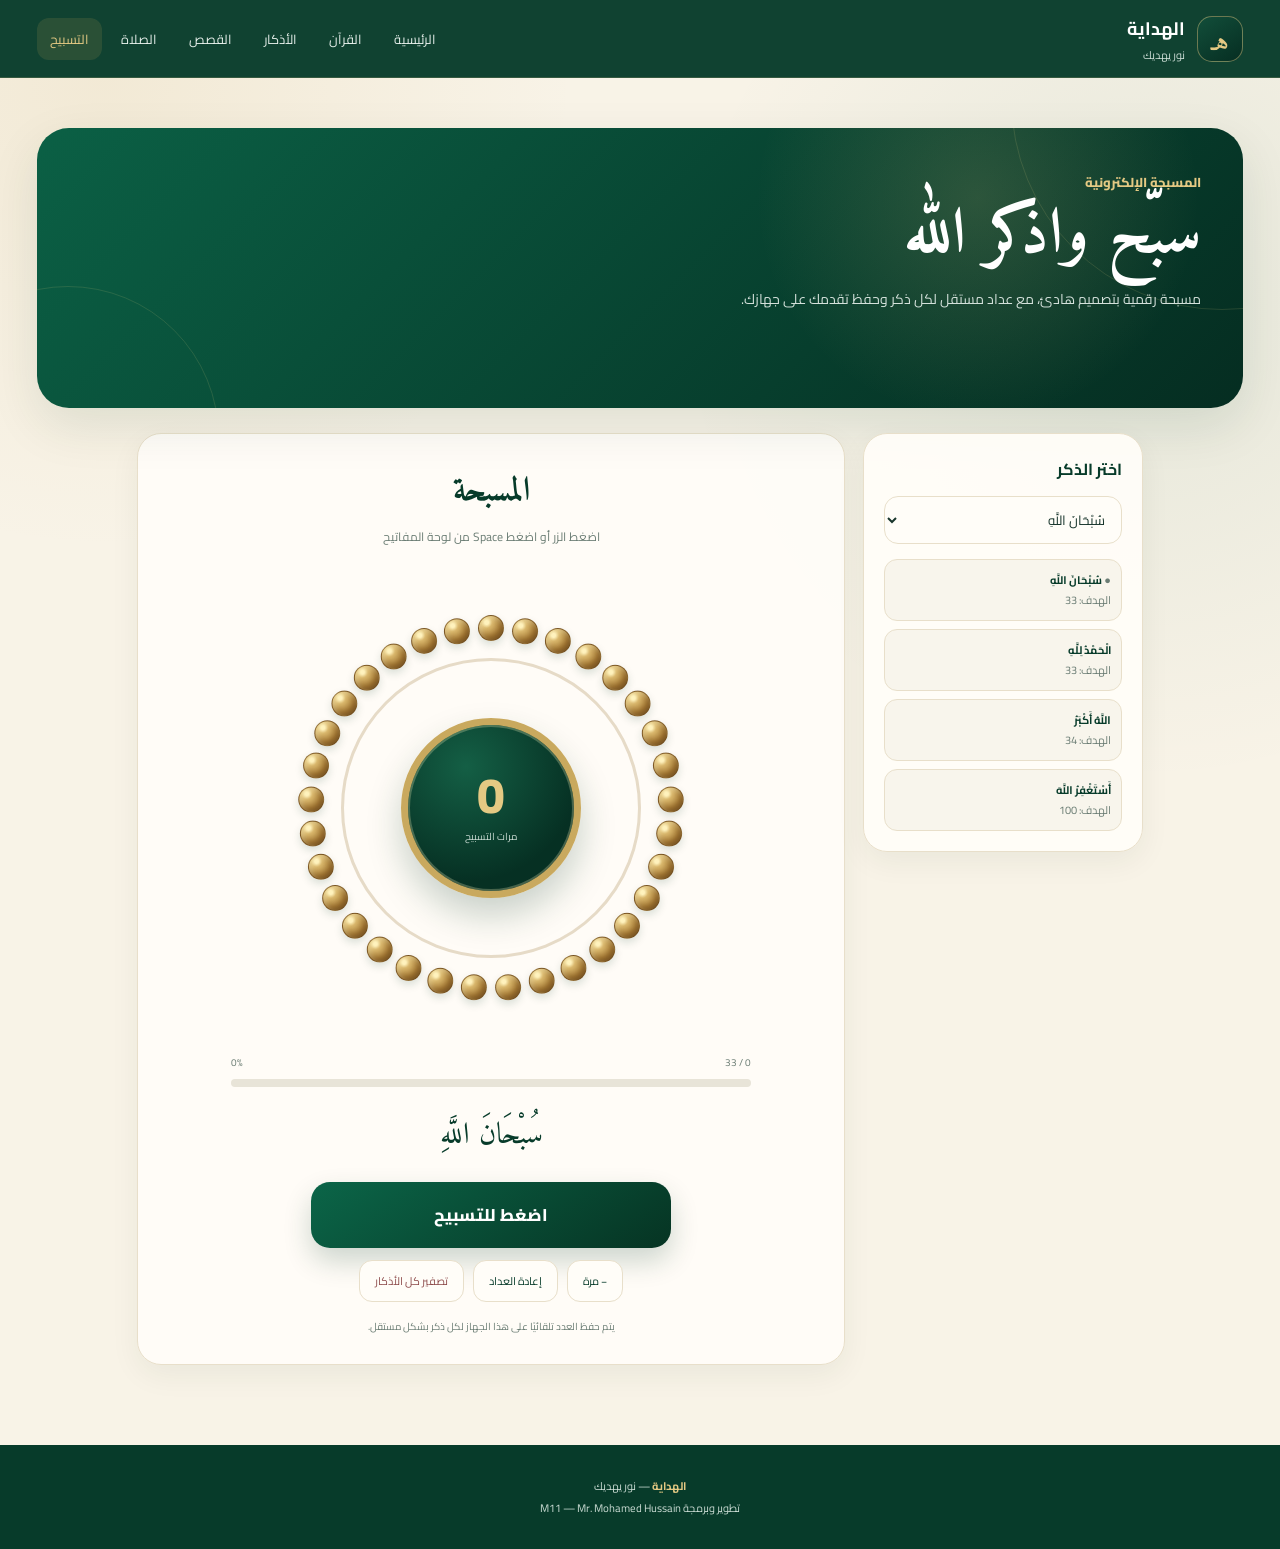
<file: tasbeeh.html>
<!DOCTYPE html>
<html lang="ar" dir="rtl">
<head>
<meta charset="UTF-8">
<meta name="viewport" content="width=device-width, initial-scale=1.0">
<meta name="theme-color" content="#073b2a">

<title>التسبيح | الهداية</title>

<link rel="preconnect" href="https://fonts.googleapis.com">
<link rel="preconnect" href="https://fonts.gstatic.com" crossorigin>
<link href="https://fonts.googleapis.com/css2?family=Amiri:wght@400;700&family=Cairo:wght@400;500;600;700;800&display=swap" rel="stylesheet">

<style>
:root{
  --green:#073b2a;
  --green2:#0b5940;
  --green3:#0f7252;
  --gold:#caa85e;
  --gold2:#e4c983;
  --cream:#f8f3e7;
  --white:#fffdf8;
  --text:#18352c;
  --muted:#6b7d74;
  --line:#e8dfca;
  --shadow:0 18px 50px rgba(7,59,42,.10);
}

*{
  box-sizing:border-box;
  margin:0;
  padding:0;
}

html{
  scroll-behavior:smooth;
}

body{
  font-family:"Cairo",Arial,sans-serif;
  color:var(--text);
  background:
    radial-gradient(circle at 8% 5%,rgba(202,168,94,.13),transparent 25%),
    radial-gradient(circle at 90% 20%,rgba(11,89,64,.08),transparent 28%),
    var(--cream);
  min-height:100vh;
}

button,
select{
  font-family:inherit;
}

button{
  cursor:pointer;
}

.header{
  position:sticky;
  top:0;
  z-index:100;
  background:rgba(7,59,42,.96);
  backdrop-filter:blur(18px);
  border-bottom:1px solid rgba(228,201,131,.18);
}

.nav{
  max-width:1250px;
  min-height:76px;
  margin:auto;
  padding:12px 22px;
  display:flex;
  align-items:center;
  justify-content:space-between;
  gap:20px;
}

.brand{
  display:flex;
  align-items:center;
  gap:12px;
  color:white;
  text-decoration:none;
}

.logo{
  width:46px;
  height:46px;
  border-radius:15px;
  display:grid;
  place-items:center;
  background:linear-gradient(145deg,#124e3a,#062e22);
  border:1px solid rgba(228,201,131,.45);
  color:var(--gold2);
  font-family:"Amiri",serif;
  font-size:29px;
}

.brand strong{
  display:block;
  font-size:18px;
}

.brand span{
  display:block;
  color:#cbdcd4;
  font-size:11px;
}

.nav-links{
  display:flex;
  gap:6px;
  flex-wrap:wrap;
}

.nav-links a{
  color:#e7f0eb;
  padding:9px 13px;
  border-radius:12px;
  font-size:13px;
  text-decoration:none;
  transition:.2s;
}

.nav-links a:hover,
.nav-links a.active{
  color:var(--gold2);
  background:rgba(202,168,94,.14);
}

.hero{
  max-width:1250px;
  margin:auto;
  padding:50px 22px 25px;
}

.hero-box{
  min-height:280px;
  border-radius:32px;
  padding:42px;
  position:relative;
  overflow:hidden;
  background:
    radial-gradient(circle at 78% 25%,rgba(228,201,131,.17),transparent 23%),
    linear-gradient(135deg,#0b6045,#052d21);
  color:white;
  box-shadow:var(--shadow);
}

.hero-box::before,
.hero-box::after{
  content:"";
  position:absolute;
  border:1px solid rgba(228,201,131,.14);
  border-radius:50%;
}

.hero-box::before{
  width:300px;
  height:300px;
  left:-120px;
  bottom:-180px;
}

.hero-box::after{
  width:420px;
  height:420px;
  right:-190px;
  top:-240px;
}

.hero-content{
  position:relative;
  z-index:2;
}

.eyebrow{
  color:var(--gold2);
  font-size:13px;
  font-weight:800;
  margin-bottom:8px;
}

.hero h1{
  font-family:"Amiri",serif;
  font-size:clamp(43px,6vw,64px);
  line-height:1.1;
}

.hero p{
  color:#d4e1db;
  line-height:2;
  font-size:14px;
  margin-top:13px;
  max-width:600px;
}

.main{
  max-width:1050px;
  margin:auto;
  padding:0 22px 80px;
}

.layout{
  display:grid;
  grid-template-columns:280px 1fr;
  gap:18px;
  align-items:start;
}

.panel{
  background:rgba(255,253,248,.95);
  border:1px solid var(--line);
  border-radius:24px;
  box-shadow:0 10px 30px rgba(7,59,42,.06);
}

.selector{
  padding:20px;
  position:sticky;
  top:95px;
}

.selector h2{
  color:var(--green);
  font-size:16px;
  margin-bottom:12px;
}

.selector select{
  width:100%;
  min-height:48px;
  border:1px solid var(--line);
  border-radius:14px;
  padding:0 12px;
  outline:0;
  background:var(--white);
  color:var(--text);
}

.targets{
  margin-top:15px;
  display:grid;
  gap:8px;
}

.target{
  border:1px solid var(--line);
  background:#f8f5ec;
  border-radius:13px;
  padding:10px;
  color:var(--muted);
  font-size:11px;
}

.target strong{
  color:var(--green);
}

.misbaha{
  padding:28px;
  text-align:center;
  overflow:hidden;
}

.misbaha-head h2{
  color:var(--green);
  font-family:"Amiri",serif;
  font-size:34px;
}

.misbaha-head p{
  color:var(--muted);
  font-size:12px;
  margin-top:3px;
}

.bead-area{
  width:min(100%,470px);
  aspect-ratio:1;
  margin:25px auto 10px;
  position:relative;
  display:grid;
  place-items:center;
}

.rope{
  position:absolute;
  inset:18%;
  border:3px solid rgba(154,119,57,.25);
  border-radius:50%;
}

.bead{
  --angle:0deg;
  --radius:180px;

  position:absolute;
  width:26px;
  height:26px;
  border-radius:50%;
  transform:
    rotate(var(--angle))
    translateY(calc(var(--radius) * -1))
    rotate(calc(var(--angle) * -1));

  background:
    radial-gradient(
      circle at 32% 27%,
      #fff2bd 0 8%,
      #d9b76c 23%,
      #a77b35 62%,
      #6c4b20 100%
    );

  border:1px solid rgba(95,63,22,.55);

  box-shadow:
    inset -3px -4px 5px rgba(74,45,13,.25),
    inset 3px 3px 5px rgba(255,245,190,.45),
    0 4px 8px rgba(7,59,42,.15);

  transition:
    transform .18s ease,
    filter .18s ease,
    opacity .18s ease;
}

.bead.active{
  filter:brightness(1.35);
  transform:
    rotate(var(--angle))
    translateY(calc((var(--radius) - 9px) * -1))
    rotate(calc(var(--angle) * -1))
    scale(1.22);
}

.bead.hidden{
  opacity:.27;
}

.center{
  position:relative;
  z-index:3;
  width:180px;
  height:180px;
  border-radius:50%;
  background:
    radial-gradient(circle at 35% 25%,#145f45,#063023 70%);
  border:7px solid #c9a95e;
  box-shadow:
    0 18px 35px rgba(7,59,42,.22),
    inset 0 0 0 2px rgba(255,245,190,.25);
  display:flex;
  flex-direction:column;
  align-items:center;
  justify-content:center;
  color:white;
}

.count{
  font-size:50px;
  font-weight:800;
  line-height:1;
  color:var(--gold2);
}

.count-label{
  color:#cbdcd4;
  font-size:10px;
  margin-top:7px;
}

.progress-wrap{
  max-width:520px;
  margin:5px auto 22px;
}

.progress-info{
  display:flex;
  justify-content:space-between;
  color:var(--muted);
  font-size:10px;
  margin-bottom:7px;
}

.progress{
  height:8px;
  background:#e8e4d8;
  border-radius:20px;
  overflow:hidden;
}

.progress-bar{
  width:0%;
  height:100%;
  border-radius:20px;
  background:linear-gradient(90deg,var(--green),var(--gold));
  transition:width .2s ease;
}

.phrase{
  font-family:"Amiri",serif;
  color:var(--green);
  font-size:30px;
  margin:7px 0 20px;
}

.tap{
  width:min(100%,360px);
  min-height:66px;
  border:0;
  border-radius:19px;
  color:white;
  background:linear-gradient(145deg,#0b6548,#063423);
  box-shadow:0 13px 28px rgba(7,59,42,.2);
  font-size:17px;
  font-weight:800;
  transition:.12s;
}

.tap:active{
  transform:scale(.96);
}

.tap.pulse{
  animation:tapPulse .2s ease;
}

@keyframes tapPulse{
  50%{
    transform:scale(1.025);
  }
}

.actions{
  display:flex;
  justify-content:center;
  gap:9px;
  margin-top:12px;
  flex-wrap:wrap;
}

.action{
  border:1px solid var(--line);
  background:var(--white);
  color:var(--green);
  border-radius:13px;
  padding:10px 15px;
  font-size:11px;
}

.action.danger{
  color:#8d4b4b;
}

.hint{
  margin-top:16px;
  color:var(--muted);
  font-size:10px;
  line-height:1.8;
}

.footer{
  background:var(--green);
  color:#cbdcd4;
  text-align:center;
  padding:30px 20px;
  font-size:11px;
  line-height:2;
}

.footer strong{
  color:var(--gold2);
}

@media(max-width:850px){

  .layout{
    grid-template-columns:1fr;
  }

  .selector{
    position:static;
  }

  .targets{
    grid-template-columns:repeat(2,1fr);
  }
}

@media(max-width:650px){

  .nav{
    min-height:68px;
    padding:9px 14px;
  }

  .nav-links{
    display:none;
  }

  .hero,
  .main{
    padding-left:16px;
    padding-right:16px;
  }

  .hero-box{
    padding:30px 22px;
  }

  .hero h1{
    font-size:44px;
  }

  .misbaha{
    padding:20px 12px;
  }

  .bead-area{
    width:330px;
    max-width:100%;
  }

  .bead{
    width:21px;
    height:21px;
    --radius:132px;
  }

  .center{
    width:145px;
    height:145px;
  }

  .count{
    font-size:43px;
  }

  .phrase{
    font-size:27px;
  }

  .targets{
    grid-template-columns:1fr;
  }
}
</style>
</head>

<body>

<header class="header">
<nav class="nav">

<a href="index.html" class="brand">
  <div class="logo">هـ</div>
  <div>
    <strong>الهداية</strong>
    <span>نور يهديك</span>
  </div>
</a>

<div class="nav-links">
  <a href="index.html">الرئيسية</a>
  <a href="quran.html">القرآن</a>
  <a href="adhkar.html">الأذكار</a>
  <a href="stories.html">القصص</a>
  <a href="prayer.html">الصلاة</a>
  <a href="tasbeeh.html" class="active">التسبيح</a>
</div>

</nav>
</header>


<section class="hero">

<div class="hero-box">

<div class="hero-content">

<div class="eyebrow">المسبحة الإلكترونية</div>

<h1>سبّح واذكر الله</h1>

<p>
مسبحة رقمية بتصميم هادئ، مع عداد مستقل لكل ذكر
وحفظ تقدمك على جهازك.
</p>

</div>

</div>

</section>


<main class="main">

<div class="layout">

<aside class="panel selector">

<h2>اختر الذكر</h2>

<select id="phraseSelect">
  <option value="subhanallah">سُبْحَانَ اللَّهِ</option>
  <option value="alhamdulillah">الْحَمْدُ لِلَّهِ</option>
  <option value="allahuakbar">اللَّهُ أَكْبَرُ</option>
  <option value="istighfar">أَسْتَغْفِرُ اللَّهَ</option>
</select>

<div class="targets" id="targets"></div>

</aside>


<section class="panel misbaha">

<div class="misbaha-head">

<h2>المسبحة</h2>

<p>
اضغط الزر أو اضغط Space من لوحة المفاتيح
</p>

</div>


<div class="bead-area" id="beadArea">

<div class="rope"></div>

<div class="center">

<div class="count" id="count">
  0
</div>

<div class="count-label">
  مرات التسبيح
</div>

</div>

</div>


<div class="progress-wrap">

<div class="progress-info">

<span id="progressText">
  0 / 33
</span>

<span id="percentText">
  0%
</span>

</div>

<div class="progress">
  <div class="progress-bar" id="progressBar"></div>
</div>

</div>


<div class="phrase" id="phrase">
  سُبْحَانَ اللَّهِ
</div>


<button class="tap" id="tapButton" type="button">
  اضغط للتسبيح
</button>


<div class="actions">

<button class="action" id="minusButton" type="button">
  − مرة
</button>

<button class="action" id="resetButton" type="button">
  إعادة العداد
</button>

<button class="action danger" id="clearButton" type="button">
  تصفير كل الأذكار
</button>

</div>


<div class="hint">
  يتم حفظ العدد تلقائيًا على هذا الجهاز لكل ذكر بشكل مستقل.
</div>

</section>

</div>

</main>


<footer class="footer">
<strong>الهداية</strong> — نور يهديك
<br>
تطوير وبرمجة M11 — Mr. Mohamed Hussain
</footer>


<script>

const phrases={

  subhanallah:{
    text:"سُبْحَانَ اللَّهِ",
    target:33
  },

  alhamdulillah:{
    text:"الْحَمْدُ لِلَّهِ",
    target:33
  },

  allahuakbar:{
    text:"اللَّهُ أَكْبَرُ",
    target:34
  },

  istighfar:{
    text:"أَسْتَغْفِرُ اللَّهَ",
    target:100
  }

};

const phraseSelect=document.getElementById("phraseSelect");
const targets=document.getElementById("targets");
const beadArea=document.getElementById("beadArea");
const countElement=document.getElementById("count");
const progressText=document.getElementById("progressText");
const percentText=document.getElementById("percentText");
const progressBar=document.getElementById("progressBar");
const phraseElement=document.getElementById("phrase");
const tapButton=document.getElementById("tapButton");
const minusButton=document.getElementById("minusButton");
const resetButton=document.getElementById("resetButton");
const clearButton=document.getElementById("clearButton");

let currentKey="subhanallah";
let count=0;

function storageKey(key){
  return "alhidayah_tasbeeh_"+key;
}

function loadCount(){

  const saved=Number(
    localStorage.getItem(storageKey(currentKey))
  );

  count=
    Number.isFinite(saved) && saved>0
      ? Math.floor(saved)
      : 0;

}

function saveCount(){

  localStorage.setItem(
    storageKey(currentKey),
    String(count)
  );

}

function renderTargets(){

  targets.innerHTML=Object.entries(phrases).map(([key,data])=>`

    <div class="target">

      ${key===currentKey?"● ":""}
      <strong>${data.text}</strong>
      <br>
      الهدف: ${data.target}

    </div>

  `).join("");

}

function createBeads(){

  beadArea
    .querySelectorAll(".bead")
    .forEach(bead=>bead.remove());

  const total=33;

  const area=window.innerWidth<=650 ? 132 : 180;

  for(let i=0;i<total;i++){

    const bead=document.createElement("span");

    bead.className="bead";

    const angle=(360/total)*i;

    bead.style.setProperty("--angle",angle+"deg");
    bead.style.setProperty("--radius",area+"px");

    bead.dataset.index=String(i);

    beadArea.appendChild(bead);

  }

}

function updateBeads(){

  const beads=
    beadArea.querySelectorAll(".bead");

  const target=phrases[currentKey].target;

  const ratio=Math.min(
    1,
    count/target
  );

  beads.forEach((bead,index)=>{

    const visibleCount=
      Math.round(
        ratio*beads.length
      );

    bead.classList.toggle(
      "active",
      index===visibleCount-1 && count>0
    );

    bead.classList.toggle(
      "hidden",
      index>=visibleCount
    );

  });

}

function render(){

  const data=phrases[currentKey];

  phraseElement.textContent=data.text;

  countElement.textContent=count;

  progressText.textContent=
    `${count} / ${data.target}`;

  const percent=
    Math.min(
      100,
      Math.round((count/data.target)*100)
    );

  percentText.textContent=percent+"%";

  progressBar.style.width=percent+"%";

  renderTargets();

  updateBeads();

}

function vibrate(){

  if(
    "vibrate" in navigator
  ){

    try{
      navigator.vibrate(18);
    }catch(e){}

  }

}

function addCount(){

  count++;

  saveCount();
  render();

  tapButton.classList.remove("pulse");

  void tapButton.offsetWidth;

  tapButton.classList.add("pulse");

  vibrate();

}

function subtractCount(){

  if(count<=0){
    return;
  }

  count--;

  saveCount();
  render();

}

function resetCount(){

  count=0;

  saveCount();
  render();

}

phraseSelect.addEventListener("change",()=>{

  currentKey=phraseSelect.value;

  loadCount();
  render();

});


tapButton.addEventListener("click",addCount);

minusButton.addEventListener("click",subtractCount);

resetButton.addEventListener("click",resetCount);

clearButton.addEventListener("click",()=>{

  const confirmed=
    confirm(
      "هل تريد تصفير جميع عدادات التسبيح المحفوظة؟"
    );

  if(!confirmed){
    return;
  }

  Object.keys(phrases).forEach(key=>{
    localStorage.removeItem(
      storageKey(key)
    );
  });

  count=0;

  render();

});


document.addEventListener("keydown",event=>{

  if(
    event.code==="Space" &&
    !["INPUT","SELECT","TEXTAREA"].includes(
      document.activeElement?.tagName
    )
  ){

    event.preventDefault();

    addCount();

  }

});


window.addEventListener("resize",createBeads);

loadCount();
createBeads();
render();

</script>

</body>
  </html>
</file>
